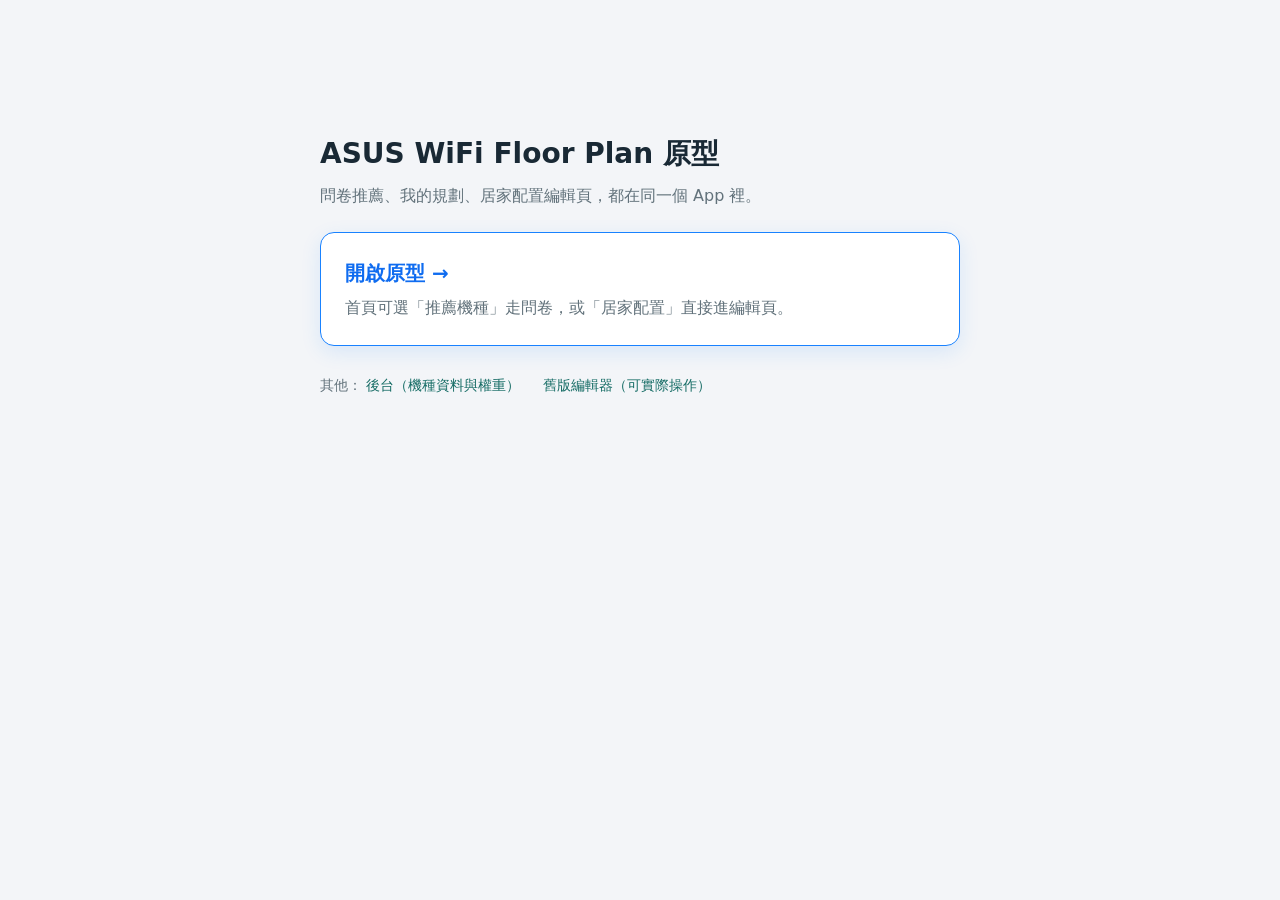
<file: index.html>
<!doctype html>
<html lang="zh-Hant"><meta charset="utf-8"><meta name="viewport" content="width=device-width,initial-scale=1"><title>ASUS WiFi Floor Plan 原型</title>
<style>body{margin:0;background:#f3f5f8;color:#192935;font:16px/1.6 system-ui,sans-serif}main{max-width:640px;margin:12vh auto;padding:24px}h1{font-size:28px;margin:0 0 6px}.lead{margin:0 0 24px;color:#62727b}a.primary{display:block;background:#fff;border:1px solid #1982ff;border-radius:14px;padding:24px;color:#0f6cf0;text-decoration:none;box-shadow:0 6px 20px rgba(25,130,255,.12)}a.primary:hover{background:#f7fbff}a.primary h2{margin:0;font-size:20px}a.primary p{margin:6px 0 0;color:#62727b}.more{margin-top:28px;font-size:14px;color:#62727b}.more a{color:#176d66;text-decoration:none;margin-right:18px;white-space:nowrap}.more a:hover{text-decoration:underline}</style>
<main>
  <h1>ASUS WiFi Floor Plan 原型</h1>
  <p class="lead">問卷推薦、我的規劃、居家配置編輯頁，都在同一個 App 裡。</p>
  <a class="primary" href="floorplan_web_index.html"><h2>開啟原型 →</h2><p>首頁可選「推薦機種」走問卷，或「居家配置」直接進編輯頁。</p></a>
  <div class="more">其他：
    <a href="router_recommendation_wireframe%201.html">後台（機種資料與權重）</a>
    <a href="floorplan_web_index.html?editor=old">舊版編輯器（可實際操作）</a>
  </div>
</main></html>
</file>
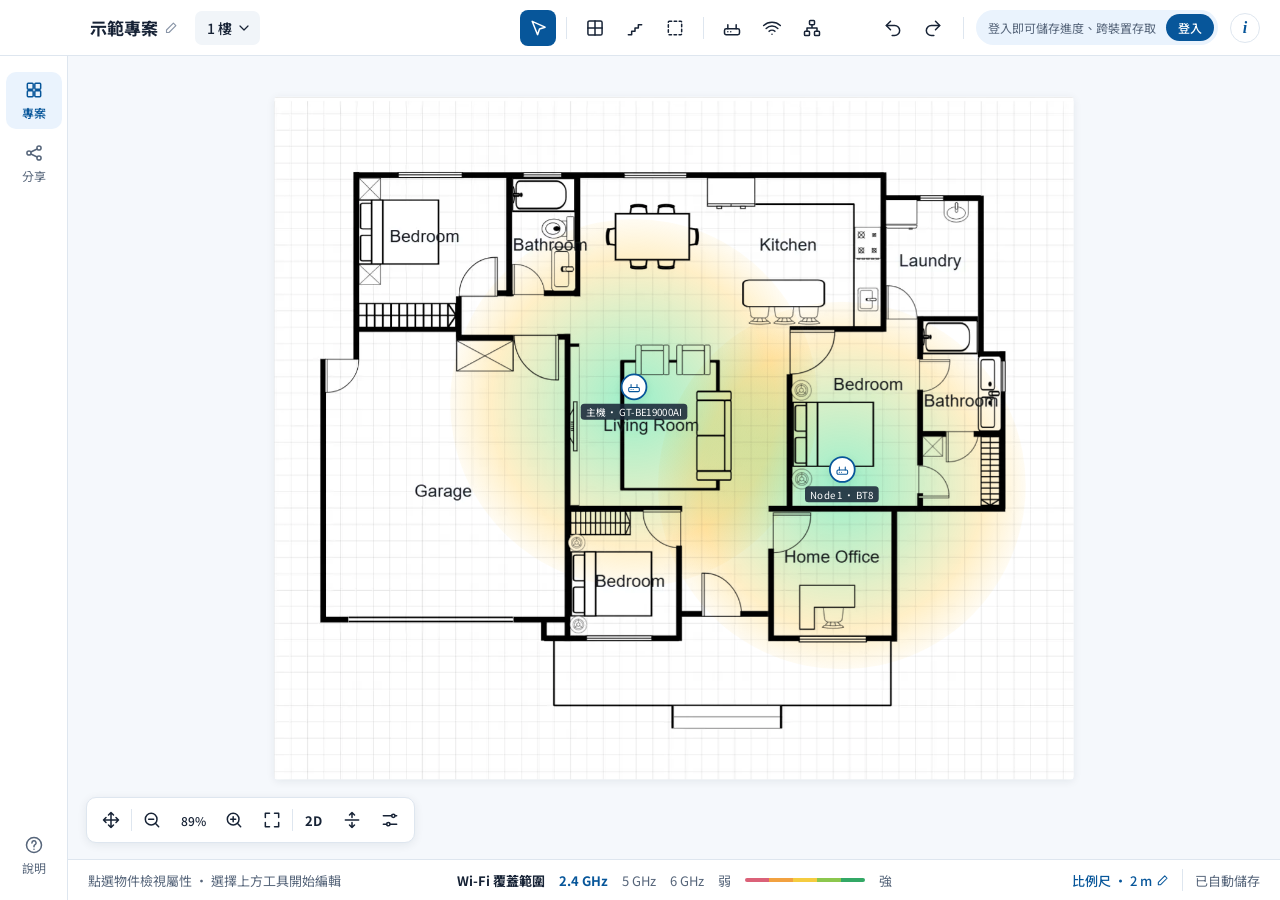
<file: editor_layout_prototype.html>
<!DOCTYPE html>
<html lang="zh-Hant">
<head>
<meta charset="UTF-8">
<meta name="viewport" content="width=device-width, initial-scale=1">
<title>編輯頁版面示意 · 方向 A</title>
<link rel="stylesheet" href="https://fonts.googleapis.com/css2?family=Noto+Sans+TC:wght@400;500;700&display=swap">
<style>
/* Layout: top bar / app rail / canvas / collapsible right panel / status bar — 方向 A 決議版 */
:root {
  --ink: #172336; --muted: #56657a; --faint: #8a96a8;
  --line: #dee6ef; --btn: #f1f5f9; --btn-hover: #e6edf5;
  --act: #07569a; --act-soft: #eaf3fd;
  --canvas: #f5f8fc; --card: #ffffff;
  --shadow: 0 2px 10px rgba(16, 32, 56, .08);
  --font: "Noto Sans TC", "PingFang TC", "Microsoft JhengHei", system-ui, sans-serif;
}
* { box-sizing: border-box; }
html, body { height: 100%; margin: 0; }
body { font-family: var(--font); color: var(--ink); background: var(--canvas); font-size: 14px; overflow: hidden; }
button { font: inherit; color: inherit; background: none; border: 0; cursor: pointer; padding: 0; }
svg.i { width: 20px; height: 20px; fill: none; stroke: currentColor; stroke-width: 1.8; stroke-linecap: round; stroke-linejoin: round; flex-shrink: 0; }

.app { height: 100%; display: grid; grid-template-rows: 56px 1fr 41px; grid-template-columns: 68px 1fr; grid-template-areas: "top top" "rail stage" "rail status"; position: relative; }

/* top bar */
.top { grid-area: top; background: var(--card); border-bottom: 1px solid var(--line); display: grid; grid-template-columns: 1fr auto 1fr; align-items: center; padding: 0 20px 0 90px; position: relative; z-index: 20; }
.proj { display: flex; align-items: center; gap: 16px; }
.proj-name { font-size: 17px; font-weight: 700; display: flex; align-items: center; gap: 6px; }
.proj-name .i { width: 15px; height: 15px; color: var(--faint); }
.floor { display: flex; align-items: center; gap: 4px; background: var(--btn); border-radius: 7px; padding: 7px 8px 7px 12px; font-weight: 500; }
.floor .i { width: 16px; height: 16px; }
.tools, .grp, .right { display: flex; align-items: center; }
.tools { gap: 10px; }
.grp { gap: 4px; }
.sep { width: 1px; height: 22px; background: var(--line); }
.ib { width: 36px; height: 36px; border-radius: 8px; display: grid; place-items: center; position: relative; transition: background .12s; }
.ib:hover { background: var(--btn-hover); }
.ib.on { background: var(--act); color: #fff; }
.ib:focus-visible, .floor:focus-visible, .login-btn:focus-visible { outline: 2px solid var(--act); outline-offset: 2px; }
.right { justify-content: flex-end; gap: 12px; }
.login { display: flex; align-items: center; gap: 10px; background: var(--act-soft); border-radius: 18px; padding: 4px 4px 4px 12px; font-size: 12px; color: var(--muted); }
.login-btn { background: var(--act); color: #fff; border-radius: 14px; padding: 5px 12px; font-weight: 500; }

/* tooltip: below the button, never over the hint */
.tip { position: fixed; z-index: 100; background: #1d2633; color: #fff; font-size: 12px; padding: 5px 8px; border-radius: 6px; pointer-events: none; white-space: nowrap; display: flex; gap: 8px; align-items: center; opacity: 0; transition: opacity .1s; }
.tip kbd { font-family: inherit; font-size: 11px; background: rgba(255,255,255,.18); border-radius: 4px; padding: 0 5px; }
.tip.show { opacity: 1; }

/* rail */
.rail { grid-area: rail; background: var(--card); border-right: 1px solid var(--line); display: flex; flex-direction: column; align-items: center; padding: 16px 0; gap: 6px; }
.rail a { font-size: 12px; color: var(--muted); text-decoration: none; display: flex; flex-direction: column; align-items: center; gap: 4px; padding: 8px 4px; border-radius: 10px; width: 56px; }
.rail a.on { color: var(--act); background: var(--act-soft); font-weight: 500; }
.rail .spacer { flex: 1; }

/* stage */
.stage { grid-area: stage; position: relative; overflow: hidden; }
.world { position: absolute; left: 50%; top: 50%; width: 900px; transform-origin: center; transition: transform .25s ease; }
.world img { width: 100%; display: block; user-select: none; -webkit-user-drag: none; border-radius: 4px; background: #fff; box-shadow: var(--shadow); }
.world .heat { position: absolute; border-radius: 50%; pointer-events: none; mix-blend-mode: multiply; }
.dev { position: absolute; transform: translate(-50%, -50%); display: flex; flex-direction: column; align-items: center; gap: 4px; }
.dev span.dot { width: 30px; height: 30px; border-radius: 50%; background: #fff; border: 2px solid var(--act); display: grid; place-items: center; color: var(--act); box-shadow: var(--shadow); }
.dev span.dot .i { width: 16px; height: 16px; }
.dev span.name { font-size: 11px; background: rgba(23, 35, 54, .85); color: #fff; border-radius: 4px; padding: 1px 6px; white-space: nowrap; }
.stage.panning { cursor: grab; }
.stage.panning:active { cursor: grabbing; }
.stage.three .world { filter: drop-shadow(0 30px 30px rgba(0,0,0,.12)); }

/* view controls */
.view { position: absolute; left: 18px; bottom: 16px; display: flex; align-items: center; gap: 2px; background: var(--card); border: 1px solid var(--line); border-radius: 10px; padding: 4px 6px; box-shadow: var(--shadow); z-index: 5; }
.view .pct { font-size: 12px; font-weight: 500; min-width: 42px; text-align: center; font-variant-numeric: tabular-nums; }
.view .dim { font-weight: 700; font-size: 13px; padding: 0 10px; height: 36px; border-radius: 8px; }
.view .dim:hover { background: var(--btn-hover); }
.pop { position: absolute; bottom: 64px; background: var(--card); border: 1px solid var(--line); border-radius: 12px; box-shadow: 0 10px 30px rgba(16,32,56,.14); padding: 14px 16px; z-index: 6; width: 240px; }
.pop h4 { margin: 0 0 10px; font-size: 14px; }
.pop input[type=range] { width: 100%; }
.pop .row { display: flex; justify-content: space-between; font-size: 12px; color: var(--muted); }

/* status bar */
.status { grid-area: status; background: var(--card); border-top: 1px solid var(--line); display: grid; grid-template-columns: 1fr auto 1fr; align-items: center; padding: 0 20px; gap: 16px; font-size: 13px; color: var(--muted); min-width: 0; }
.hint { overflow: hidden; text-overflow: ellipsis; white-space: nowrap; }
.legend { display: flex; align-items: center; gap: 14px; }
.legend b { color: var(--ink); }
.legend button { color: var(--muted); }
.legend button.on { color: var(--act); font-weight: 700; }
.bar { display: flex; width: 120px; height: 4px; border-radius: 2px; overflow: hidden; }
.bar i { flex: 1; }
.st-right { display: flex; justify-content: flex-end; align-items: center; gap: 12px; }
.scale-btn { color: var(--act); font-weight: 500; display: flex; align-items: center; gap: 4px; }
.scale-btn .i { width: 14px; height: 14px; }
.scale-btn.warn { color: #c2620a; }

/* right panel */
/* floating panel: overlays the canvas, never pushes it */
.panel { position: absolute; top: 68px; right: 12px; bottom: 53px; width: 332px; background: var(--card); border: 1px solid var(--line); border-radius: 12px; box-shadow: 0 12px 36px rgba(16,32,56,.16); overflow: hidden; z-index: 15; transform: translateX(calc(100% + 24px)); opacity: 0; visibility: hidden; transition: transform .22s ease, opacity .22s ease, visibility 0s linear .22s; }
.panel.open { transform: none; opacity: 1; visibility: visible; transition: transform .22s ease, opacity .22s ease; }
.panel-in { width: 100%; height: 100%; display: flex; flex-direction: column; }
.ph { display: flex; justify-content: space-between; align-items: center; padding: 20px 24px; border-bottom: 1px solid var(--line); }
.ph h2 { margin: 0; font-size: 20px; }
.pb { padding: 18px 24px; overflow: auto; display: flex; flex-direction: column; gap: 14px; }
.pb .lbl { font-weight: 700; font-size: 14px; }
.pb .sub { font-size: 12px; color: var(--muted); margin-top: -10px; }
.wide { background: var(--btn); border-radius: 7px; padding: 9px 12px; text-align: left; font-weight: 500; }
.seg2 { display: grid; grid-template-columns: 1fr 1fr; gap: 8px; }
.seg2 button { background: var(--btn); border-radius: 7px; padding: 9px 12px; text-align: left; font-weight: 500; }
.seg2 button.on { background: var(--act); color: #fff; }
.mat { display: flex; flex-direction: column; gap: 4px; margin: 0 -8px; }
.mat button { display: grid; grid-template-columns: 12px 1fr auto 14px; gap: 10px; align-items: center; padding: 9px 10px; border-radius: 6px; text-align: left; }
.mat button:hover { background: var(--btn); }
.mat button.on { background: var(--act-soft); }
.mat .sw { width: 12px; height: 12px; border-radius: 50%; }
.mat .db { font-size: 12px; color: var(--muted); }
.chips { display: flex; flex-wrap: wrap; gap: 6px; }
.chip { border: 1px solid var(--line); border-radius: 999px; padding: 4px 12px; font-size: 13px; }
.chip.on { border-color: var(--act); color: var(--act); background: var(--act-soft); }
.search { border: 1px solid var(--line); border-radius: 8px; padding: 8px 12px; font: inherit; width: 100%; }
.devlist { display: flex; flex-direction: column; gap: 2px; margin: 0 -8px; }
.devlist button { display: flex; align-items: center; gap: 12px; padding: 8px; border-radius: 8px; text-align: left; }
.devlist button:hover { background: var(--btn); }
.devlist .ph-img { width: 36px; height: 36px; border-radius: 8px; background: var(--btn); display: grid; place-items: center; color: var(--muted); }
.devlist small { margin-left: auto; font-size: 11px; color: var(--muted); border: 1px solid var(--line); border-radius: 999px; padding: 0 8px; }
.objs { display: grid; grid-template-columns: repeat(4, 1fr); gap: 8px; }
.objs button { aspect-ratio: 1; border: 1px solid var(--line); border-radius: 8px; display: grid; place-items: center; color: var(--muted); }
.objs button.on { border-color: var(--act); color: var(--act); background: var(--act-soft); }
.toggle { display: flex; justify-content: space-between; align-items: center; }
.sw2 { width: 34px; height: 20px; border-radius: 10px; background: #cfd8e3; position: relative; transition: background .15s; }
.sw2::after { content: ""; position: absolute; top: 3px; left: 3px; width: 14px; height: 14px; border-radius: 50%; background: #fff; transition: left .15s; }
.sw2.on { background: var(--act); }
.sw2.on::after { left: 17px; }
.groups { display: flex; flex-direction: column; gap: 8px; }
.groups div { border: 1px dashed var(--line); border-radius: 8px; padding: 10px 12px; display: flex; justify-content: space-between; color: var(--muted); }

/* toast + demo note */
.toast { position: fixed; left: 50%; bottom: 60px; transform: translateX(-50%); background: #1d2633; color: #fff; border-radius: 8px; padding: 8px 14px; font-size: 13px; opacity: 0; transition: opacity .2s; pointer-events: none; z-index: 200; }
.toast.show { opacity: 1; }
/* embedded in the planning flow: the flow's rail replaces this one */
.embed .app { grid-template-columns: 1fr; grid-template-areas: "top" "stage" "status"; }
.embed .rail { display: none; }
.embed .top { padding-left: 12px; grid-template-columns: minmax(0, 1fr) auto minmax(0, 1fr); gap: 12px; }
.embed .proj { gap: 8px; min-width: 0; }
.embed .proj-name { min-width: 0; font-size: 15px; }
.embed .proj-name span { overflow: hidden; text-overflow: ellipsis; white-space: nowrap; }
.back { width: 32px; height: 32px; border-radius: 8px; display: grid; place-items: center; flex-shrink: 0; color: var(--muted); }
.back:hover { background: var(--btn-hover); color: var(--ink); }
.vseg { display: flex; background: var(--btn); border-radius: 8px; padding: 2px; flex-shrink: 0; }
.vseg button { width: 32px; height: 30px; border-radius: 6px; display: grid; place-items: center; color: var(--muted); }
.vseg button .i { width: 17px; height: 17px; }
.vseg button.on { background: var(--card); color: var(--act); box-shadow: 0 1px 3px rgba(0,0,0,.1); }
.swap-btn { border: 1.5px solid var(--act); color: var(--act); border-radius: 8px; padding: 6px 12px; font-weight: 500; white-space: nowrap; }
.swap-btn:hover, .swap-btn.on { background: var(--act); color: #fff; }
.floor-menu { position: fixed; z-index: 60; background: var(--card); border: 1px solid var(--line); border-radius: 10px; box-shadow: 0 10px 30px rgba(16,32,56,.14); padding: 6px; min-width: 200px; }
.floor-menu button { display: block; width: 100%; text-align: left; padding: 8px 10px; border-radius: 6px; }
.floor-menu button:hover { background: var(--btn-hover); }
.floor-menu button.on { color: var(--act); font-weight: 600; }
.floor-menu small { display: block; color: var(--muted); font-size: 12px; font-weight: 400; }
.world .sheet { width: 100%; background: #fff; border-radius: 4px; box-shadow: var(--shadow); }
.world svg.walls { position: absolute; inset: 0; width: 100%; height: 100%; pointer-events: none; overflow: visible; }
/* Mesh 拓撲 (placeholder page, kept until its design is decided) */
.mesh-view { position: absolute; inset: 0; background: var(--canvas); z-index: 8; display: flex; flex-direction: column; }
.mesh-view[hidden] { display: none; }
.mesh-head { display: flex; align-items: center; justify-content: space-between; padding: 14px 20px; background: var(--card); border-bottom: 1px solid var(--line); }
.mesh-head h2 { margin: 0; font-size: 17px; }
.mesh-head p { margin: 2px 0 0; font-size: 12px; color: var(--muted); }
.bands { display: flex; border: 1px solid var(--act); border-radius: 6px; overflow: hidden; }
.bands button { padding: 5px 12px; color: var(--act); font-size: 13px; }
.bands button + button { border-left: 1px solid var(--act); }
.bands button.on { background: var(--act); color: #fff; }
.mesh-empty { flex: 1; display: grid; place-content: center; justify-items: center; gap: 10px; color: var(--muted); text-align: center; }
.mesh-empty .i { width: 40px; height: 40px; }
.mesh-empty b { color: var(--ink); font-weight: 500; font-size: 16px; }
.mesh-mode .tools { visibility: hidden; }

/* info button + guide popover (replaces the always-on note) */
.info-btn { width: 30px; height: 30px; border-radius: 50%; background: var(--card); border: 1px solid var(--line); display: grid; place-items: center; flex-shrink: 0; font: 700 16px/1 Georgia, serif; font-style: italic; color: var(--act); }
.info-btn:hover, .info-btn.on { background: var(--act); color: #fff; border-color: var(--act); }
.guide { position: absolute; right: 12px; top: 12px; width: 340px; background: var(--card); border: 1px solid var(--line); border-radius: 12px; box-shadow: 0 12px 36px rgba(16,32,56,.16); z-index: 25; padding: 16px 18px 14px; }
.guide[hidden] { display: none; }
.g-head { display: flex; align-items: center; justify-content: space-between; margin-bottom: 4px; }
.g-step { font-size: 12px; color: var(--act); font-weight: 600; }
.g-head .ib { width: 28px; height: 28px; margin-right: -6px; }
.g-head .ib .i { width: 16px; height: 16px; }
.guide h3 { margin: 0 0 8px; font-size: 16px; }
.guide p { margin: 0; font-size: 13px; line-height: 1.7; color: var(--muted); min-height: 66px; }
.guide kbd { font-family: inherit; font-size: 11px; background: var(--btn); border: 1px solid var(--line); border-radius: 4px; padding: 0 5px; color: var(--ink); }
.g-foot { display: flex; align-items: center; justify-content: space-between; margin-top: 14px; }
.g-dots { display: flex; gap: 6px; }
.g-dots button { width: 7px; height: 7px; border-radius: 50%; background: var(--line); }
.g-dots button.on { background: var(--act); width: 18px; border-radius: 4px; }
.g-nav { display: flex; gap: 6px; }
.g-nav button { padding: 5px 12px; border-radius: 7px; font-size: 13px; background: var(--btn); }
.g-nav button.pri { background: var(--act); color: #fff; }
.g-nav button:disabled { opacity: .4; cursor: default; }
@media (prefers-reduced-motion: reduce) { * { transition: none !important; } }
</style>
</head>
<body>
<svg width="0" height="0" style="position:absolute" aria-hidden="true">
  <symbol id="i-select" viewBox="0 0 24 24"><path d="M5 4l6.5 16 2.3-6.7L20.5 11z"/></symbol>
  <symbol id="i-wall" viewBox="0 0 24 24"><rect x="3.5" y="3.5" width="17" height="17" rx="2"/><path d="M3.5 12h17M12 3.5v17"/></symbol>
  <symbol id="i-object" viewBox="0 0 24 24"><path d="M4 20h4v-4h4v-4h4V8h4"/></symbol>
  <symbol id="i-slab" viewBox="0 0 24 24"><rect x="4" y="4" width="16" height="16" rx="1" stroke-dasharray="3 3"/></symbol>
  <symbol id="i-device" viewBox="0 0 24 24"><rect x="3" y="13" width="18" height="7" rx="2"/><path d="M7 13V8M17 13V8M7 16.5h.01M10.5 16.5h.01"/></symbol>
  <symbol id="i-client" viewBox="0 0 24 24"><path d="M2 9a15 15 0 0 1 20 0M5 12.5a10 10 0 0 1 14 0M8.5 16a5 5 0 0 1 7 0"/><path d="M12 19.5h.01"/></symbol>
  <symbol id="i-mesh" viewBox="0 0 24 24"><rect x="9" y="3" width="6" height="5" rx="1"/><rect x="3" y="16" width="6" height="5" rx="1"/><rect x="15" y="16" width="6" height="5" rx="1"/><path d="M12 8v4M6 16v-4h12v4"/></symbol>
  <symbol id="i-undo" viewBox="0 0 24 24"><path d="M9 14L4 9l5-5"/><path d="M4 9h10a6 6 0 0 1 0 12h-3"/></symbol>
  <symbol id="i-redo" viewBox="0 0 24 24"><path d="M15 14l5-5-5-5"/><path d="M20 9H10a6 6 0 0 0 0 12h3"/></symbol>
  <symbol id="i-pan" viewBox="0 0 24 24"><path d="M12 3v18M3 12h18M9 6l3-3 3 3M9 18l3 3 3-3M6 9l-3 3 3 3M18 9l3 3-3 3"/></symbol>
  <symbol id="i-zout" viewBox="0 0 24 24"><circle cx="11" cy="11" r="7"/><path d="M8 11h6M20 20l-4-4"/></symbol>
  <symbol id="i-zin" viewBox="0 0 24 24"><circle cx="11" cy="11" r="7"/><path d="M8 11h6M11 8v6M20 20l-4-4"/></symbol>
  <symbol id="i-fit" viewBox="0 0 24 24"><path d="M4 9V4h5M20 9V4h-5M4 15v5h5M20 15v5h-5"/></symbol>
  <symbol id="i-slice" viewBox="0 0 24 24"><path d="M12 3v6M9 6l3-3 3 3M12 21v-6M9 18l3 3 3-3M4 12h16"/></symbol>
  <symbol id="i-view" viewBox="0 0 24 24"><path d="M4 7h10M18 7h2M4 17h4M12 17h8"/><circle cx="16" cy="7" r="2"/><circle cx="10" cy="17" r="2"/></symbol>
  <symbol id="i-down" viewBox="0 0 24 24"><path d="M6 9l6 6 6-6"/></symbol>
  <symbol id="i-edit" viewBox="0 0 24 24"><path d="M4 20h4L19 9l-4-4L4 16z"/></symbol>
  <symbol id="i-x" viewBox="0 0 24 24"><path d="M6 6l12 12M18 6L6 18"/></symbol>
  <symbol id="i-grid" viewBox="0 0 24 24"><rect x="4" y="4" width="7" height="7" rx="1"/><rect x="13" y="4" width="7" height="7" rx="1"/><rect x="4" y="13" width="7" height="7" rx="1"/><rect x="13" y="13" width="7" height="7" rx="1"/></symbol>
  <symbol id="i-share" viewBox="0 0 24 24"><circle cx="6" cy="12" r="2.5"/><circle cx="18" cy="6" r="2.5"/><circle cx="18" cy="18" r="2.5"/><path d="M8.2 10.8l7.6-3.6M8.2 13.2l7.6 3.6"/></symbol>
  <symbol id="i-help" viewBox="0 0 24 24"><circle cx="12" cy="12" r="9"/><path d="M9.5 9.5a2.5 2.5 0 1 1 3.5 2.3c-.6.3-1 .9-1 1.6v.6M12 17h.01"/></symbol>
  <symbol id="i-elev" viewBox="0 0 24 24"><rect x="5" y="3" width="14" height="18" rx="1"/><path d="M5 3l14 18M19 3L5 21"/></symbol>
</svg>

<div class="app">
  <header class="top">
    <div class="proj">
      <div class="proj-name">示範專案 <svg class="i"><use href="#i-edit"/></svg></div>
      <button class="floor" id="floorBtn">1 樓 <svg class="i"><use href="#i-down"/></svg></button>
    </div>
    <nav class="tools" aria-label="工具">
      <div class="grp"><button class="ib on" data-tool="select" data-tip="選取|V"><svg class="i"><use href="#i-select"/></svg></button></div>
      <span class="sep"></span>
      <div class="grp">
        <button class="ib" data-tool="wall" data-tip="繪製牆面|W"><svg class="i"><use href="#i-wall"/></svg></button>
        <button class="ib" data-tool="object" data-tip="放置物品|P"><svg class="i"><use href="#i-object"/></svg></button>
        <button class="ib" data-tool="slab" data-tip="繪製樓板|F"><svg class="i"><use href="#i-slab"/></svg></button>
      </div>
      <span class="sep"></span>
      <div class="grp">
        <button class="ib" data-tool="device" data-tip="放置裝置|D"><svg class="i"><use href="#i-device"/></svg></button>
        <button class="ib" data-tool="client" data-tip="用戶端體驗|E"><svg class="i"><use href="#i-client"/></svg></button>
        <button class="ib" data-tool="mesh" data-tip="Mesh 群組|M"><svg class="i"><use href="#i-mesh"/></svg></button>
      </div>
    </nav>
    <div class="right">
      <div class="grp">
        <button class="ib" id="undo" data-tip="復原|Ctrl Z"><svg class="i"><use href="#i-undo"/></svg></button>
        <button class="ib" id="redo" data-tip="重做|Ctrl Shift Z"><svg class="i"><use href="#i-redo"/></svg></button>
      </div>
      <button class="swap-btn" id="swapBtn" hidden>試其他套組</button>
      <span class="sep"></span>
      <div class="login"><span id="loginTxt">登入即可儲存進度、跨裝置存取</span> <button class="login-btn" id="loginBtn">登入</button></div>
      <button class="info-btn" id="infoBtn" data-tip="使用說明" aria-label="使用說明" aria-expanded="false">i</button>
    </div>
  </header>

  <nav class="rail" aria-label="應用程式">
    <a href="#" class="on"><svg class="i"><use href="#i-grid"/></svg>專案</a>
    <a href="#"><svg class="i"><use href="#i-share"/></svg>分享</a>
    <span class="spacer"></span>
    <a href="#" id="railHelp"><svg class="i"><use href="#i-help"/></svg>說明</a>
  </nav>

  <main class="stage" id="stage">
    <div class="world" id="world">
      <img src="flow/sample-floorplan.webp" alt="示範平面圖">
      <div class="heat" style="left:22%;top:18%;width:46%;aspect-ratio:1;background:radial-gradient(circle, rgba(75,227,160,.55), rgba(255,210,94,.35) 55%, rgba(255,122,122,0) 75%)"></div>
      <div class="heat" style="left:48%;top:30%;width:46%;aspect-ratio:1;background:radial-gradient(circle, rgba(75,227,160,.55), rgba(255,210,94,.35) 55%, rgba(255,122,122,0) 75%)"></div>
      <div class="dev" style="left:45%;top:44%"><span class="dot"><svg class="i"><use href="#i-device"/></svg></span><span class="name">主機 · GT-BE19000AI</span></div>
      <div class="dev" style="left:71%;top:56%"><span class="dot"><svg class="i"><use href="#i-device"/></svg></span><span class="name">Node 1 · BT8</span></div>
    </div>
    <div class="guide" id="guide" hidden role="dialog" aria-label="使用說明">
      <div class="g-head"><span class="g-step" id="gStep"></span><button class="ib" id="gClose" aria-label="關閉說明"><svg class="i"><use href="#i-x"/></svg></button></div>
      <h3 id="gTitle"></h3>
      <p id="gBody"></p>
      <div class="g-foot"><div class="g-dots" id="gDots"></div><div class="g-nav"><button id="gPrev">上一步</button><button class="pri" id="gNext">下一步</button></div></div>
    </div>
    <div class="mesh-view" id="meshView" hidden>
      <div class="mesh-head"><div><h2>Mesh 拓撲</h2><p id="meshSub">示範專案 · 回程等級 · 極佳 ≥ -67 · 良好 ≥ -77 · 不佳 ≥ -85 dBm</p></div>
        <div class="bands" id="meshBands"><button class="on">2.4 GHz</button><button>5 GHz</button><button>6 GHz</button></div></div>
      <div class="mesh-empty"><svg class="i"><use href="#i-mesh"/></svg><b>尚未設定任何 Mesh 群組。</b><span>請到編輯器把路由器指派到 A–E 其中一組、每組指定一台 CAP，再回到這個頁面。</span></div>
    </div>
    <div class="view" id="view">
      <button class="ib" id="panBtn" data-tip="平移|H"><svg class="i"><use href="#i-pan"/></svg></button>
      <span class="sep"></span>
      <button class="ib" id="zout" data-tip="縮小|Ctrl −"><svg class="i"><use href="#i-zout"/></svg></button>
      <span class="pct" id="pct">100%</span>
      <button class="ib" id="zin" data-tip="放大|Ctrl +"><svg class="i"><use href="#i-zin"/></svg></button>
      <button class="ib" id="fit" data-tip="縮放至全圖|Ctrl 0"><svg class="i"><use href="#i-fit"/></svg></button>
      <span class="sep"></span>
      <button class="dim" id="dimBtn" data-tip="切換 2D／3D|Q">2D</button>
      <button class="ib" id="sliceBtn" data-tip="切面高度"><svg class="i"><use href="#i-slice"/></svg></button>
      <button class="ib" id="viewBtn" data-tip="檢視設定"><svg class="i"><use href="#i-view"/></svg></button>
    </div>
    <div class="pop" id="slicePop" hidden style="left:250px">
      <h4>切面高度</h4>
      <input type="range" id="slice" min="0" max="250" value="120" aria-label="切面高度">
      <div class="row"><span>地面</span><span id="sliceVal">1.2 m</span><span>天花板</span></div>
    </div>
  </main>

  <footer class="status">
    <span class="hint" id="hint"></span>
    <div class="legend">
      <b>Wi-Fi 覆蓋範圍</b>
      <button class="on" data-band>2.4 GHz</button><button data-band>5 GHz</button><button data-band>6 GHz</button>
      <span>弱</span><span class="bar"><i style="background:#db6178"></i><i style="background:#f2a140"></i><i style="background:#f5cc40"></i><i style="background:#8cc74d"></i><i style="background:#33a866"></i></span><span>強</span>
    </div>
    <div class="st-right">
      <button class="scale-btn" id="scaleBtn">比例尺 · 2 m <svg class="i"><use href="#i-edit"/></svg></button>
      <span class="sep"></span>
      <span id="saved">已自動儲存</span>
    </div>
  </footer>

  <aside class="panel" id="panel" aria-label="設定面板"><div class="panel-in">
    <div class="ph"><h2 id="panelTitle"></h2><button class="ib" id="panelClose" aria-label="關閉面板"><svg class="i"><use href="#i-x"/></svg></button></div>
    <div class="pb" id="panelBody"></div>
  </div></aside>
</div>
<div class="tip" id="tip"></div>
<div class="toast" id="toast"></div>

<script>
const $ = id => document.getElementById(id);
const MATS = [['混凝土','#2f7f86',15],['輕隔間（標準）','#3d5fa8',3],['輕隔間（加強）','#2c7166',4],['玻璃（標準）','#45b8d6',2],['玻璃（薄）','#8fd0e6',1],['磚牆','#b0412e',5],['金屬','#6b7686',10],['木板','#8a5a2b',5]];
const DEVICES = [['GT-BN98_Pro','ROG'],['BN12','ZenWiFi'],['GS-BE12000','ROG'],['GS-BE18000','ROG'],['GT-BE19000AI','ROG'],['BT8','ZenWiFi'],['TUF-BE6500','TUF'],['RT-BE58 Go','ASUS']];
const TOOLS = {
  select: { hint: '點選物件檢視屬性 · 選擇上方工具開始編輯' },
  wall: { title: '繪製牆面', hint: '點一下設定牆面起點，雙擊結束；按住 Alt 自由角度 · Esc 取消', body: () => `
    <button class="wide">自動繪製牆面</button>
    <div class="lbl">繪製方式</div>
    <div class="seg2" data-seg><button class="on">牆面</button><button>房間</button></div>
    <div class="lbl">新牆材質</div><div class="sub">套用於接下來繪製的牆。</div>
    <div class="mat" data-pick>${MATS.map(([n,c,d],i)=>`<button class="${i?'':'on'}"><span class="sw" style="background:${c}"></span><span>${n}</span><span class="db">${d} dB</span><span>${i?'':'✓'}</span></button>`).join('')}</div>` },
  object: { title: '放置物品', hint: '點兩個對角放置物品，放好後可拖曳、調整大小或旋轉 · Esc 取消', body: () => `
    <div class="lbl">樓梯間</div>
    <div class="objs" data-pick>${[0,1,2,3].map(i=>`<button class="${i?'':'on'}" aria-label="樓梯樣式 ${i+1}"><svg class="i" style="width:28px;height:28px"><use href="#i-object"/></svg></button>`).join('')}</div>
    <div class="lbl">電梯間</div>
    <div class="objs" data-pick><button aria-label="電梯"><svg class="i" style="width:28px;height:28px"><use href="#i-elev"/></svg></button></div>` },
  slab: { title: '繪製樓板', hint: '沿著樓板邊緣點出多邊形，回到起點完成 · 2 樓以上才需要', body: () => `
    <div class="sub" style="margin-top:0">樓板決定上下樓層之間訊號穿透的衰減。</div>
    <div class="lbl">樓板材質</div>
    <div class="seg2" data-seg><button class="on">混凝土</button><button>木造</button></div>
    <div class="lbl">厚度</div><input type="range" min="10" max="40" value="20" aria-label="樓板厚度">` },
  device: { title: '裝置', hint: '從右側選一台機型，在平面圖上點一下放置 · Esc 結束', body: () => `
    <div class="seg2" data-seg><button class="on">全部</button><button>我的路由器</button></div>
    <input class="search" placeholder="搜尋裝置" aria-label="搜尋裝置">
    <div class="lbl">系列</div><div class="chips" data-chips>${['ROG','TUF','ASUS','ZenWiFi','ExpertWiFi','ProArt'].map(c=>`<button class="chip">${c}</button>`).join('')}</div>
    <div class="lbl">WiFi</div><div class="chips" data-chips>${['WiFi 8','WiFi 7','WiFi 6E','WiFi 6'].map(c=>`<button class="chip">${c}</button>`).join('')}</div>
    <div class="devlist">${DEVICES.map(([n,s])=>`<button><span class="ph-img"><svg class="i"><use href="#i-device"/></svg></span>${n}<small>${s}</small></button>`).join('')}</div>` },
  client: { title: '用戶端體驗', hint: '在平面圖上點一下放置探針，查看用戶端會連上哪一台', body: () => `
    <div class="sub" style="margin-top:0">放置探針後，這裡會顯示連線的路由器、訊號強度與預估速度。</div>
    <div class="toggle"><span>顯示連線線條</span><span class="sw2 on" data-sw></span></div>
    <div class="toggle"><span>跟隨滑鼠預覽</span><span class="sw2" data-sw></span></div>` },
  mesh: { title: 'Mesh 群組', hint: '把裝置拖進群組，指定一台 CAP、其餘為 RE', body: () => `
    <div class="groups">${['A','B','C'].map((g,i)=>`<div><span>群組 ${g}</span><span>${i===0?'2 台裝置':'拖曳裝置到這裡'}</span></div>`).join('')}</div>` },
  view: { title: '檢視設定', hint: '調整顯示方式，不影響平面圖內容', body: () => `
    ${[['Mesh 回程',1],['裝置名稱',1],['2D 覆蓋範圍',1],['牆外訊號',0]].map(([n,o])=>`<div class="toggle"><span>${n}</span><span class="sw2 ${o?'on':''}" data-sw></span></div>`).join('')}
    <div class="lbl">裝置圖示大小</div><input type="range" min="50" max="150" value="100" aria-label="裝置圖示大小">
    <div class="lbl">訊號模型</div>
    ${[['繞射',1],['反射',1],['其他樓層穿透訊號',1]].map(([n,o])=>`<div class="toggle"><span>${n}</span><span class="sw2 ${o?'on':''}" data-sw></span></div>`).join('')}
    <button class="wide">全部恢復預設</button>` },
  scale: { title: '設定比例尺', hint: '在平面圖上點兩點畫出已知長度的線，再輸入實際距離', body: () => `
    <div class="sub" style="margin-top:0">比例尺決定覆蓋範圍是否準確。可用門寬（約 0.9 m）或標示尺寸的牆面。</div>
    <div class="lbl">目前比例尺</div><div>2 m ＝ 畫面上 100 px</div>
    <button class="wide">重新標示一段長度</button>` },
};
let tool = 'select', panelKey = null, zoom = 1, panX = 0, panY = 0, three = false, panning = false;

function setTool(t) {
  tool = t;
  document.querySelectorAll('[data-tool]').forEach(b => b.classList.toggle('on', b.dataset.tool === t));
  $('hint').textContent = TOOLS[t].hint;
  openPanel(t === 'select' ? null : t);
}
function openPanel(k) {
  panelKey = k;
  $('panel').classList.toggle('open', !!k);
  $('viewBtn').classList.toggle('on', k === 'view');
  if (!k) { if (tool === 'select') $('hint').textContent = TOOLS.select.hint; return; }
  $('panelTitle').textContent = TOOLS[k].title;
  $('panelBody').innerHTML = TOOLS[k].body();
  if (k === 'view' || k === 'scale') $('hint').textContent = TOOLS[k].hint;
  bindPanel();
}
function bindPanel() {
  const b = $('panelBody');
  b.querySelectorAll('[data-seg]').forEach(g => g.querySelectorAll('button').forEach(x => x.onclick = () => { g.querySelectorAll('button').forEach(y => y.classList.remove('on')); x.classList.add('on'); }));
  b.querySelectorAll('[data-pick]').forEach(g => g.querySelectorAll('button').forEach(x => x.onclick = () => {
    document.querySelectorAll('#panelBody [data-pick] button').forEach(y => { y.classList.remove('on'); const c = y.lastElementChild; if (c && c.textContent === '✓') c.textContent = ''; });
    x.classList.add('on'); const c = x.lastElementChild; if (c && c.tagName === 'SPAN' && !c.className) c.textContent = '✓';
  }));
  b.querySelectorAll('[data-chips] .chip').forEach(x => x.onclick = () => x.classList.toggle('on'));
  b.querySelectorAll('[data-sw]').forEach(x => x.onclick = () => x.classList.toggle('on'));
}
function applyView() {
  $('world').style.transform = `translate(calc(-50% + ${panX}px), calc(-50% + ${panY}px)) scale(${zoom})` + (three ? ' perspective(1200px) rotateX(38deg)' : '');
  $('pct').textContent = Math.round(zoom * 100) + '%';
}
function toast(m) { const t = $('toast'); t.textContent = m; t.classList.add('show'); clearTimeout(toast.t); toast.t = setTimeout(() => t.classList.remove('show'), 1600); }

document.querySelectorAll('[data-tool]').forEach(b => b.onclick = () => setTool(tool === b.dataset.tool && b.dataset.tool !== 'select' ? 'select' : b.dataset.tool));
$('panelClose').onclick = () => { if (panelKey === 'view' || panelKey === 'scale') openPanel(tool === 'select' ? null : tool); else setTool('select'); };
$('viewBtn').onclick = () => openPanel(panelKey === 'view' ? (tool === 'select' ? null : tool) : 'view');
$('scaleBtn').onclick = () => openPanel(panelKey === 'scale' ? (tool === 'select' ? null : tool) : 'scale');
$('zin').onclick = () => { zoom = Math.min(2.5, zoom + .1); applyView(); };
$('zout').onclick = () => { zoom = Math.max(.3, zoom - .1); applyView(); };
function fitZoom() { const st = $('stage').getBoundingClientRect(), h = $('world').offsetHeight || 770; return Math.min(1.4, (st.width - 80) / 900, (st.height - 120) / h); }
$('fit').onclick = () => { zoom = fitZoom(); panX = 0; panY = -20; applyView(); };
$('dimBtn').onclick = () => { three = !three; $('dimBtn').textContent = three ? '3D' : '2D'; $('stage').classList.toggle('three', three); applyView(); };
$('panBtn').onclick = () => { panning = !panning; $('panBtn').classList.toggle('on', panning); $('stage').classList.toggle('panning', panning); };
$('sliceBtn').onclick = e => { e.stopPropagation(); const p = $('slicePop'); p.hidden = !p.hidden; $('sliceBtn').classList.toggle('on', !p.hidden); };
$('slice').oninput = e => { $('sliceVal').textContent = (e.target.value / 100).toFixed(1) + ' m'; };
document.addEventListener('click', e => { if (!e.target.closest('#guide, #infoBtn, #railHelp')) showGuide(false); if (!e.target.closest('#slicePop') && !e.target.closest('#sliceBtn')) { $('slicePop').hidden = true; $('sliceBtn').classList.remove('on'); } });
document.querySelectorAll('[data-band]').forEach(b => b.onclick = () => { document.querySelectorAll('[data-band]').forEach(x => x.classList.remove('on')); b.classList.add('on'); });
$('undo').onclick = () => toast('示意：已復原上一步');
$('redo').onclick = () => toast('示意：已重做');
$('loginBtn').onclick = () => toast('示意：開啟 ASUS 帳號登入');
$('floorBtn').onclick = () => toast('示意：切換樓層');

// drag to pan (pan tool on, or right mouse / space like the real app)
let drag = null;
$('stage').addEventListener('pointerdown', e => {
  if (e.target.closest('.view, .pop, .guide, .info-btn, .mesh-view')) return;
  if (panning || e.button === 2) { drag = { x: e.clientX - panX, y: e.clientY - panY }; $('stage').setPointerCapture(e.pointerId); }
});
$('stage').addEventListener('pointermove', e => { if (drag) { panX = e.clientX - drag.x; panY = e.clientY - drag.y; applyView(); } });
$('stage').addEventListener('pointerup', () => { drag = null; });
$('stage').addEventListener('contextmenu', e => e.preventDefault());
$('stage').addEventListener('wheel', e => { e.preventDefault(); zoom = Math.min(2.5, Math.max(.3, zoom - e.deltaY * .001)); applyView(); }, { passive: false });

// tooltips below the button
const tip = $('tip');
document.querySelectorAll('[data-tip]').forEach(b => {
  b.addEventListener('mouseenter', () => {
    const [name, key] = b.dataset.tip.split('|');
    tip.innerHTML = name + (key ? ` <kbd>${key}</kbd>` : '');
    const r = b.getBoundingClientRect(), up = r.top > innerHeight / 2;
    tip.style.left = Math.min(innerWidth - tip.offsetWidth - 8, Math.max(8, r.left + r.width / 2 - tip.offsetWidth / 2)) + 'px';
    tip.style.top = (up ? r.top - tip.offsetHeight - 8 : r.bottom + 8) + 'px';
    tip.classList.add('show');
  });
  b.addEventListener('mouseleave', () => tip.classList.remove('show'));
});

// shortcuts
const KEYS = { v: 'select', w: 'wall', p: 'object', f: 'slab', d: 'device', e: 'client', m: 'mesh' };
document.addEventListener('keydown', e => {
  if (e.target.closest && e.target.closest('input, textarea')) return;
  const k = e.key.toLowerCase();
  if (k === 'escape') { if (!$('guide').hidden) return showGuide(false); return setTool('select'); }
  if (k === 'h') return $('panBtn').click();
  if (k === 'q') return $('dimBtn').click();
  if (KEYS[k] && !e.ctrlKey && !e.metaKey) setTool(KEYS[k]);
});

const img0 = $('world').querySelector('img');
const doFit = () => $('fit').click();
if (img0.complete) doFit(); else img0.onload = doFit;
addEventListener('resize', doFit);
// guide: 7 steps behind the i button
const GUIDE = [
  ['上傳平面圖', '從專案選單上傳平面圖圖片，或用「積木拼平面圖」直接拼出房間格局。'],
  ['設定比例尺', '按狀態列的「比例尺」，在圖上點兩點畫出一段已知長度，輸入實際距離。'],
  ['繪製牆面', '按 <kbd>W</kbd> 開啟繪製牆面，右側面板選材質；點擊連續畫牆，<kbd>Esc</kbd> 或右鍵結束。'],
  ['放置裝置', '按 <kbd>D</kbd> 開啟放置裝置，選機型後在圖上點一下放下；已放的裝置可直接拖曳移動，<kbd>M</kbd> 可設定 Mesh 群組。'],
  ['看懂覆蓋圖', '狀態列切換 2.4／5／6 GHz，綠色代表訊號好、紅色代表差。左下角可切換 2D／3D 與切面高度。'],
  ['自動儲存與快捷鍵', '變更會自動儲存。快捷鍵：<kbd>V</kbd> 選取、<kbd>W</kbd> 牆面、<kbd>P</kbd> 物件、<kbd>F</kbd> 樓板、<kbd>D</kbd> 裝置、<kbd>E</kbd> 用戶端、<kbd>M</kbd> Mesh、<kbd>H</kbd> 平移、<kbd>Q</kbd> 2D／3D、<kbd>Esc</kbd> 回到選取。'],
];
let gi = 0;
$('gDots').innerHTML = GUIDE.map((_, i) => `<button aria-label="第 ${i + 1} 步"></button>`).join('');
function drawGuide() {
  $('gStep').textContent = `${gi + 1} / ${GUIDE.length}`;
  $('gTitle').textContent = GUIDE[gi][0];
  $('gBody').innerHTML = GUIDE[gi][1];
  $('gDots').querySelectorAll('button').forEach((d, i) => d.classList.toggle('on', i === gi));
  $('gPrev').disabled = gi === 0;
  $('gNext').textContent = gi === GUIDE.length - 1 ? '完成' : '下一步';
}
function showGuide(on) {
  $('guide').hidden = !on;
  $('infoBtn').classList.toggle('on', on);
  $('infoBtn').setAttribute('aria-expanded', on);
  if (on) drawGuide();
}
$('infoBtn').onclick = e => { e.stopPropagation(); showGuide($('guide').hidden); };
$('railHelp').onclick = e => { e.preventDefault(); e.stopPropagation(); gi = 0; showGuide(true); };
$('gClose').onclick = () => showGuide(false);
$('gPrev').onclick = () => { gi = Math.max(0, gi - 1); drawGuide(); };
$('gNext').onclick = () => { if (gi === GUIDE.length - 1) { gi = 0; return showGuide(false); } gi++; drawGuide(); };
$('gDots').onclick = e => { const b = e.target.closest('button'); if (b) { gi = [...$('gDots').children].indexOf(b); drawGuide(); } };

// ── Embedded in the planning flow (?embed=1): the flow sends the plan to show ──
const EMBED = location.hash === '#embed' || new URLSearchParams(location.search).has('embed');
const toFlow = (action, extra) => parent.postMessage(Object.assign({ type: 'fpw-ed', action }, extra || {}), '*');
const escH = t => String(t).replace(/[&<>"]/g, c => ({ '&': '&amp;', '<': '&lt;', '>': '&gt;', '"': '&quot;' })[c]);
const WALL = { concrete: ['#3b4656', 10], brick: ['#a0654a', 7], drywall: ['#9aa6b6', 5] };
let plan = null, floorIdx = 0;
function drawFloor() {
  const f = plan.floors[floorIdx]; if (!f) return;
  const devs = f.devices.map(d => ({ ...d, l: (d.x + f.w / 2) / f.w * 100, t: (d.y + f.h / 2) / f.h * 100 }));
  const heatW = Math.max(28, Math.min(70, 1000 / f.w * 100));
  const heat = l => `<div class="heat" style="left:${l.l - heatW / 2}%;top:calc(${l.t}% - ${heatW / 2 * 9}px);width:${heatW}%;aspect-ratio:1;background:radial-gradient(circle, rgba(75,227,160,.55), rgba(255,210,94,.35) 55%, rgba(255,122,122,0) 75%)"></div>`;
  const walls = f.walls.length ? `<svg class="walls" viewBox="${-f.w / 2} ${-f.h / 2} ${f.w} ${f.h}" preserveAspectRatio="none">${f.walls.map(([x1, y1, x2, y2, t]) => { const [c, sw] = WALL[t] || WALL.drywall; return `<line x1="${x1}" y1="${y1}" x2="${x2}" y2="${y2}" stroke="${c}" stroke-width="${sw * f.w / 900}" stroke-linecap="square"/>`; }).join('')}</svg>` : '';
  $('world').innerHTML = (f.img ? `<img src="${f.img}" alt="平面圖">` : `<div class="sheet" style="aspect-ratio:${f.w}/${f.h}"></div>`) + walls
    + devs.map(heat).join('')
    + devs.map(d => `<div class="dev" style="left:${d.l}%;top:${d.t}%"><span class="dot"><svg class="i"><use href="#i-device"/></svg></span><span class="name">${escH(d.label)}</span></div>`).join('');
  $('floorBtn').firstChild.textContent = f.name + ' ';
  const im = $('world').querySelector('img');
  if (im && !im.complete) im.onload = doFit; else doFit();
}
function setView(mesh) {
  $('meshView').hidden = !mesh;
  document.body.classList.toggle('mesh-mode', mesh);
  document.querySelectorAll('[data-vw]').forEach(b => b.classList.toggle('on', (b.dataset.vw === 'mesh') === mesh));
  if (mesh) setTool('select');
  $('hint').textContent = mesh ? 'Mesh 拓撲：顯示各群組 CAP 與 RE 的回程連線品質' : TOOLS[tool].hint;
}
if (EMBED) {
  document.body.classList.add('embed');
  $('loginTxt').textContent = '登入即可跨裝置儲存';
  document.querySelector('.proj').innerHTML = `<button class="back" id="backBtn" data-tip="回我的規劃" aria-label="回我的規劃"><svg class="i" style="transform:rotate(90deg)"><use href="#i-down"/></svg></button>
    <div class="proj-name" id="projName"><span>方案</span></div>
    <button class="floor" id="floorBtn">1F <svg class="i"><use href="#i-down"/></svg></button>
    <div class="vseg" role="tablist" aria-label="檢視"><button class="on" data-vw="plan" data-tip="平面圖" aria-label="平面圖"><svg class="i"><use href="#i-grid"/></svg></button><button data-vw="mesh" data-tip="Mesh 拓撲" aria-label="Mesh 拓撲"><svg class="i"><use href="#i-share"/></svg></button></div>`;
  $('backBtn').onclick = () => toFlow('back');
  document.querySelectorAll('[data-vw]').forEach(b => (b.onclick = () => setView(b.dataset.vw === 'mesh')));
  $('meshBands').querySelectorAll('button').forEach(b => (b.onclick = () => $('meshBands').querySelectorAll('button').forEach(x => x.classList.toggle('on', x === b))));
  $('swapBtn').onclick = () => toFlow('swap');
  $('loginBtn').onclick = () => toFlow('login');
  $('floorBtn').onclick = e => {
    e.stopPropagation();
    const old = document.querySelector('.floor-menu'); if (old) return old.remove();
    if (!plan || plan.floors.length < 2) return toast('這個方案只有 1 個樓層');
    const m = document.createElement('div'); m.className = 'floor-menu';
    m.innerHTML = plan.floors.map((f, i) => `<button data-fi="${i}" class="${i === floorIdx ? 'on' : ''}">${escH(f.name)}<small>${f.devices.length ? escH(f.devices.map(d => d.label).join('、')) : '沒有裝置'}</small></button>`).join('');
    document.body.appendChild(m);
    const r = $('floorBtn').getBoundingClientRect(); m.style.left = r.left + 'px'; m.style.top = (r.bottom + 6) + 'px';
    m.onclick = ev => { const b = ev.target.closest('[data-fi]'); if (b) { floorIdx = +b.dataset.fi; drawFloor(); } m.remove(); };
  };
  document.addEventListener('click', e => { const m = document.querySelector('.floor-menu'); if (m && !e.target.closest('.floor-menu')) m.remove(); });
  // re-attach tooltips to the new buttons
  document.querySelectorAll('.proj [data-tip]').forEach(b => {
    b.addEventListener('mouseenter', () => { const [name] = b.dataset.tip.split('|'); tip.textContent = name; const r = b.getBoundingClientRect(); tip.style.left = Math.max(8, r.left + r.width / 2 - tip.offsetWidth / 2) + 'px'; tip.style.top = (r.bottom + 8) + 'px'; tip.classList.add('show'); });
    b.addEventListener('mouseleave', () => tip.classList.remove('show'));
  });
  addEventListener('message', e => {
    const d = e.data || {};
    if (d.type === 'fpw-plan') {
      plan = d.view; floorIdx = Math.min(floorIdx, plan.floors.length - 1);
      $('projName').innerHTML = `<span title="${escH(plan.label)}">${escH(plan.name)}</span>`;
      $('meshSub').textContent = `${plan.name} · 回程等級 · 極佳 ≥ -67 · 良好 ≥ -77 · 不佳 ≥ -85 dBm`;
      $('swapBtn').hidden = !plan.canSwap; $('swapBtn').classList.toggle('on', !!plan.swapOpen);
      drawFloor();
    }
    if (d.type === 'fpw-swap') $('swapBtn').classList.toggle('on', !!d.open);
  });
  toFlow('ready');
}

setTool('select');
</script>
</body>
</html>
</file>
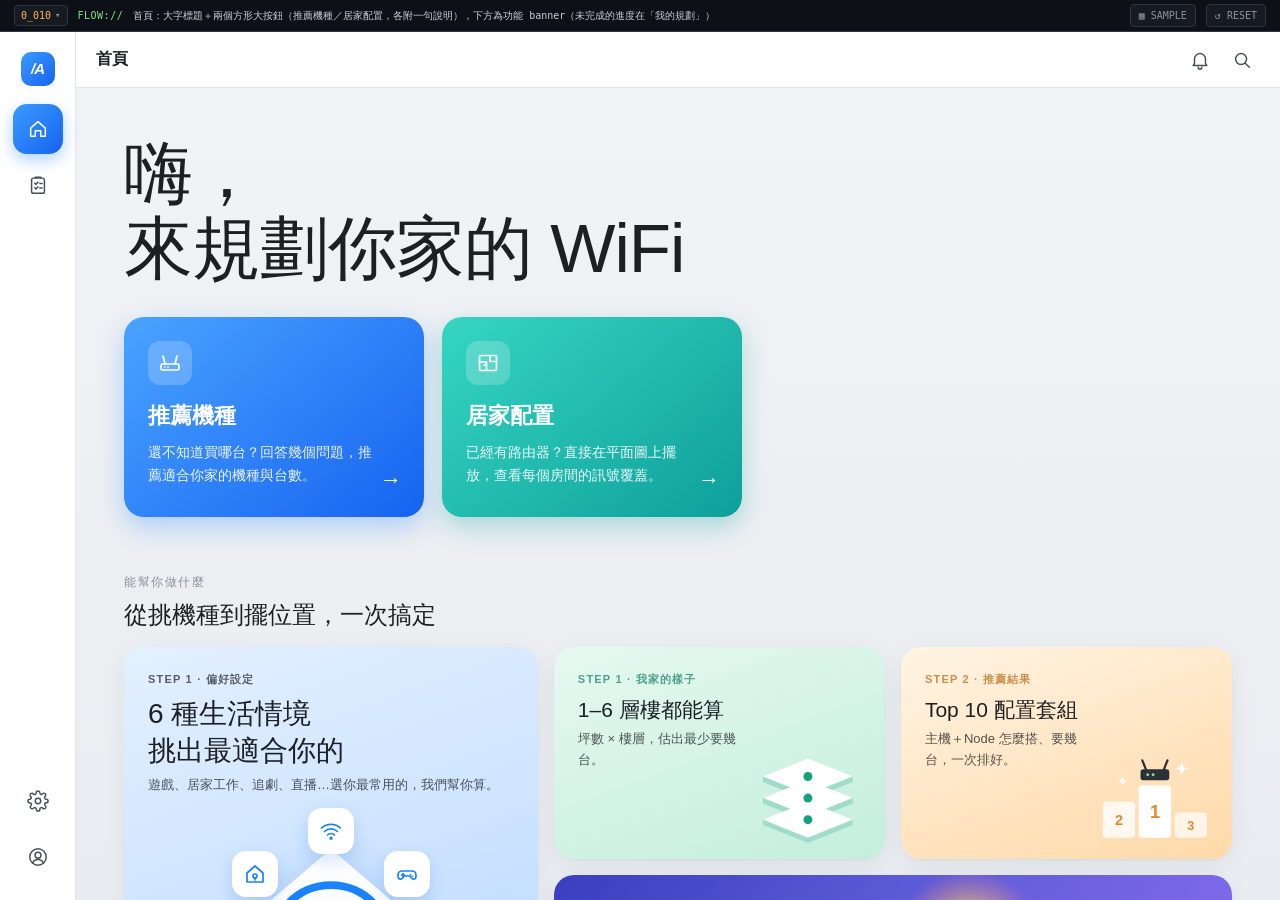
<file: floorplan_web_index.html>
<!DOCTYPE html>
<html lang="zh-Hant">
<head>
  <meta charset="UTF-8">
  <meta name="viewport" content="width=device-width, initial-scale=1">
  <title>ASUS WiFi Floor Plan</title>
  <link rel="stylesheet" href="flow/flow.css">
</head>
<body>
  <!-- Demo control bar (meta layer, not part of the product UI) -->
  <div class="demo-bar" id="demo-bar">
    <div class="demo-bar-pagenum-wrap">
      <button class="demo-bar-pagenum-btn" id="demo-bar-pagenum-btn" title="跳到指定頁面編號">
        <span class="demo-bar-pagenum" id="demo-bar-pagenum">--</span>
        <span class="demo-bar-pagenum-arrow">&#9662;</span>
      </button>
      <div class="demo-bar-pagelist" id="demo-bar-pagelist"></div>
    </div>
    <span class="demo-bar-label">FLOW://</span>
    <span class="demo-bar-desc" id="demo-bar-desc"></span>
    <div class="demo-bar-decisions" id="demo-bar-decisions"></div>
    <button class="demo-bar-reset" id="demo-bar-sample" title="載入示範資料：2 筆推薦紀錄、6 個方案（3 個在自由配置）">&#9638; SAMPLE</button>
    <button class="demo-bar-reset demo-bar-reset2" id="demo-bar-reset" title="清除所有選擇並回到起點">&#8634; RESET</button>
  </div>

  <div class="app">
    <header class="topbar">
      <div class="page-title" id="pageTitle"></div>
      <div class="topbar-actions">
        <button class="icon-btn" title="通知" aria-label="通知"><svg viewBox="0 0 24 24"><path d="M6 16V11a6 6 0 1 1 12 0v5l1.5 2h-15zM10 20a2 2 0 0 0 4 0"/></svg></button>
        <button class="icon-btn" title="搜尋" aria-label="搜尋"><svg viewBox="0 0 24 24"><circle cx="11" cy="11" r="6"/><path d="m20 20-4.5-4.5"/></svg></button>
      </div>
    </header>
    <nav class="rail" id="rail" aria-label="主要導覽"></nav>
    <div class="main-col">
      <nav class="flow-steps" id="flowSteps" aria-label="規劃步驟"></nav>
      <main class="content" id="screen"></main>
    </div>
  </div>

  <div id="toast" role="status" aria-live="polite"></div>

  <!-- Demo-only decision panel -->
  <div class="flow-decision" id="flow-decision" role="dialog" aria-labelledby="flow-decision-title">
    <button class="flow-decision-close" id="flow-decision-close" aria-label="關閉">&times;</button>
    <span class="flow-decision-tag">DEMO 流程判斷</span>
    <div class="flow-decision-title" id="flow-decision-title"></div>
    <div class="flow-decision-options" id="flow-decision-options"></div>
  </div>

  <script src="flow/engine.js"></script>
  <script src="flow/sample-floorplan.js"></script>
  <script src="flow/flow.js"></script>
</body>
</html>
</file>
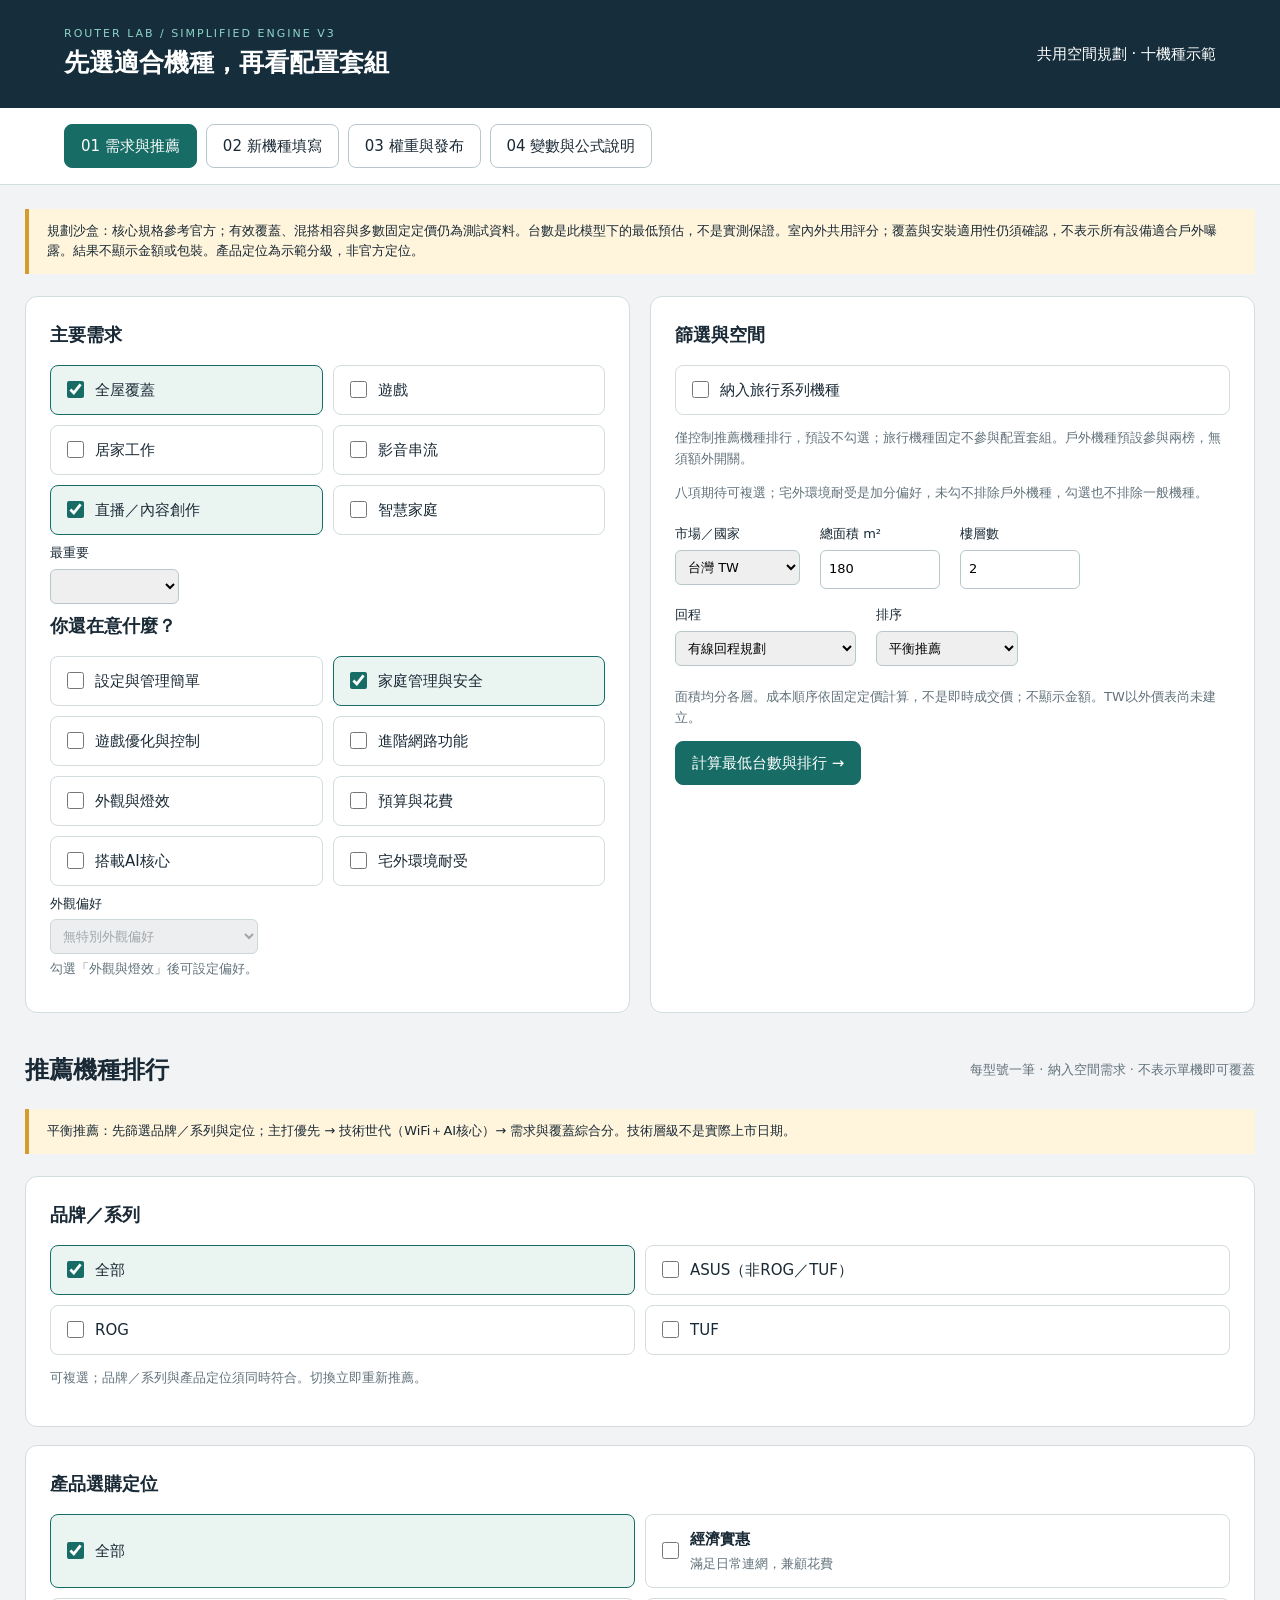
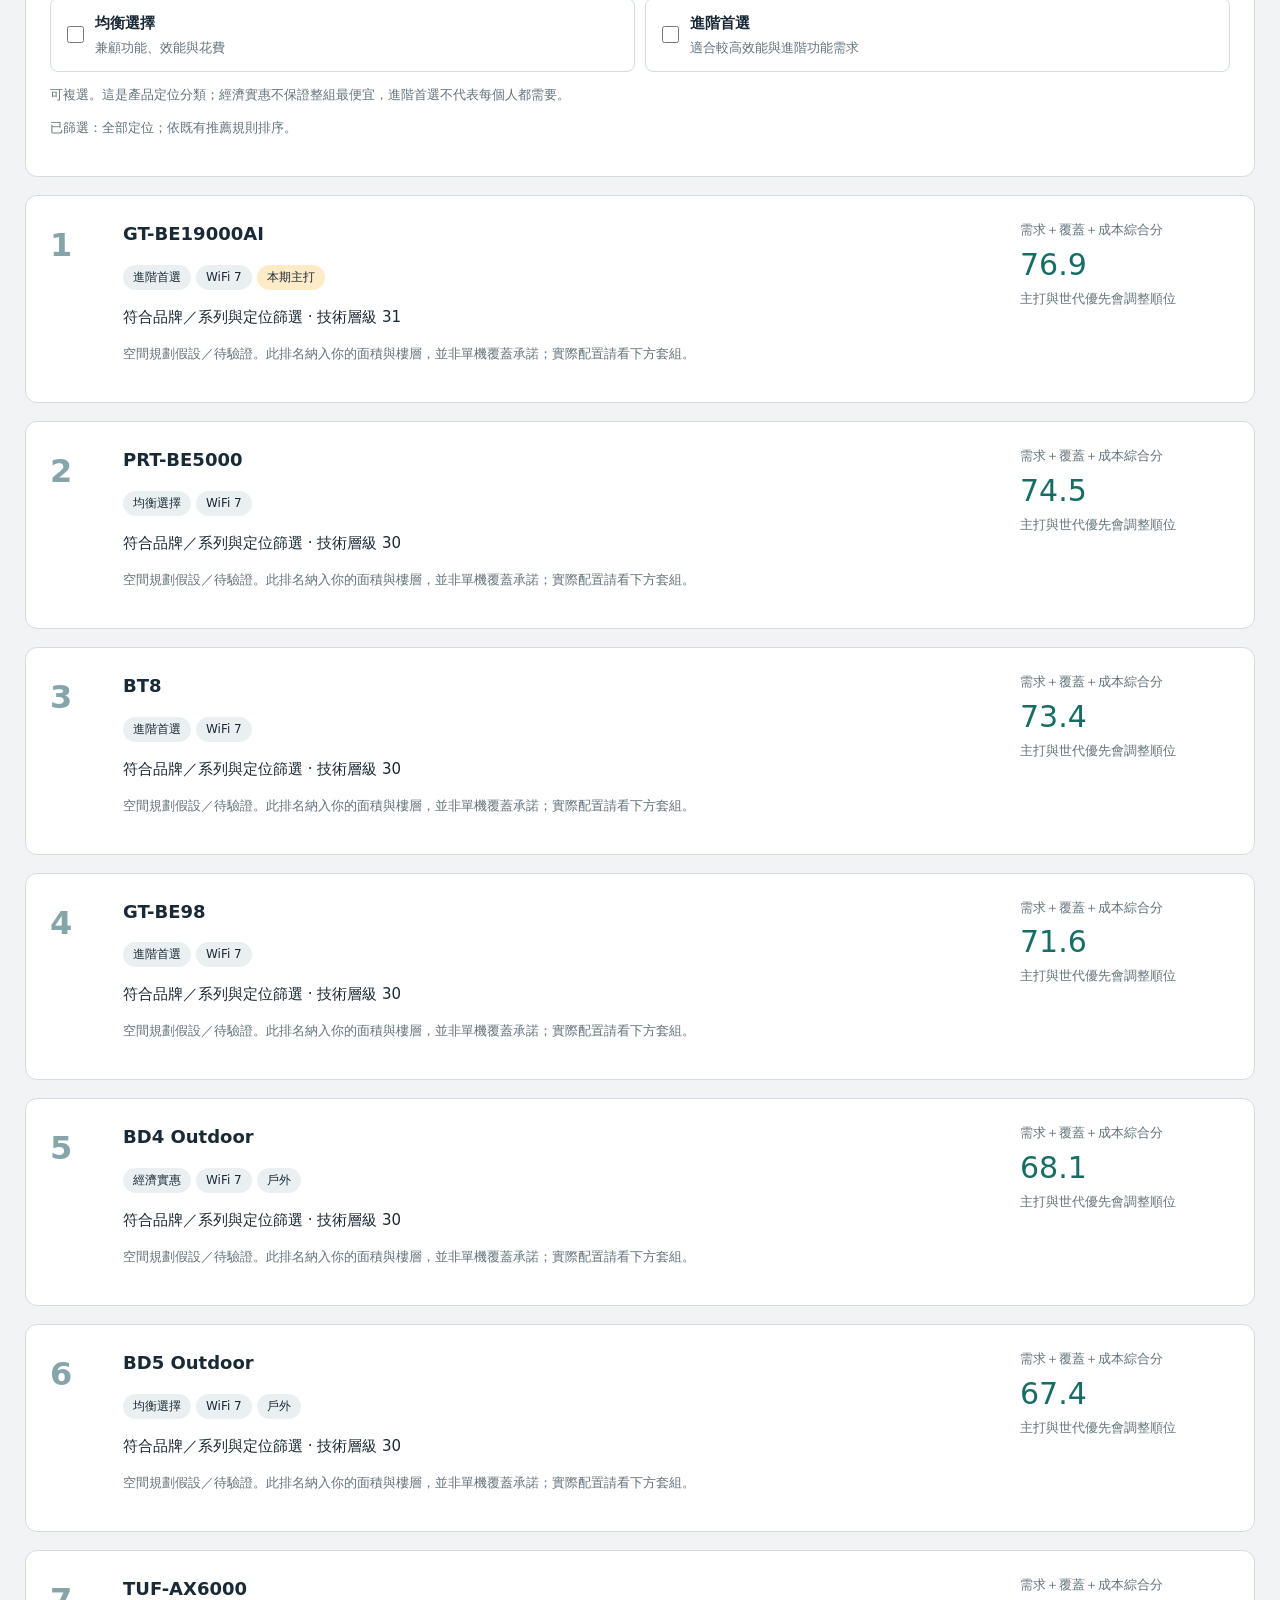
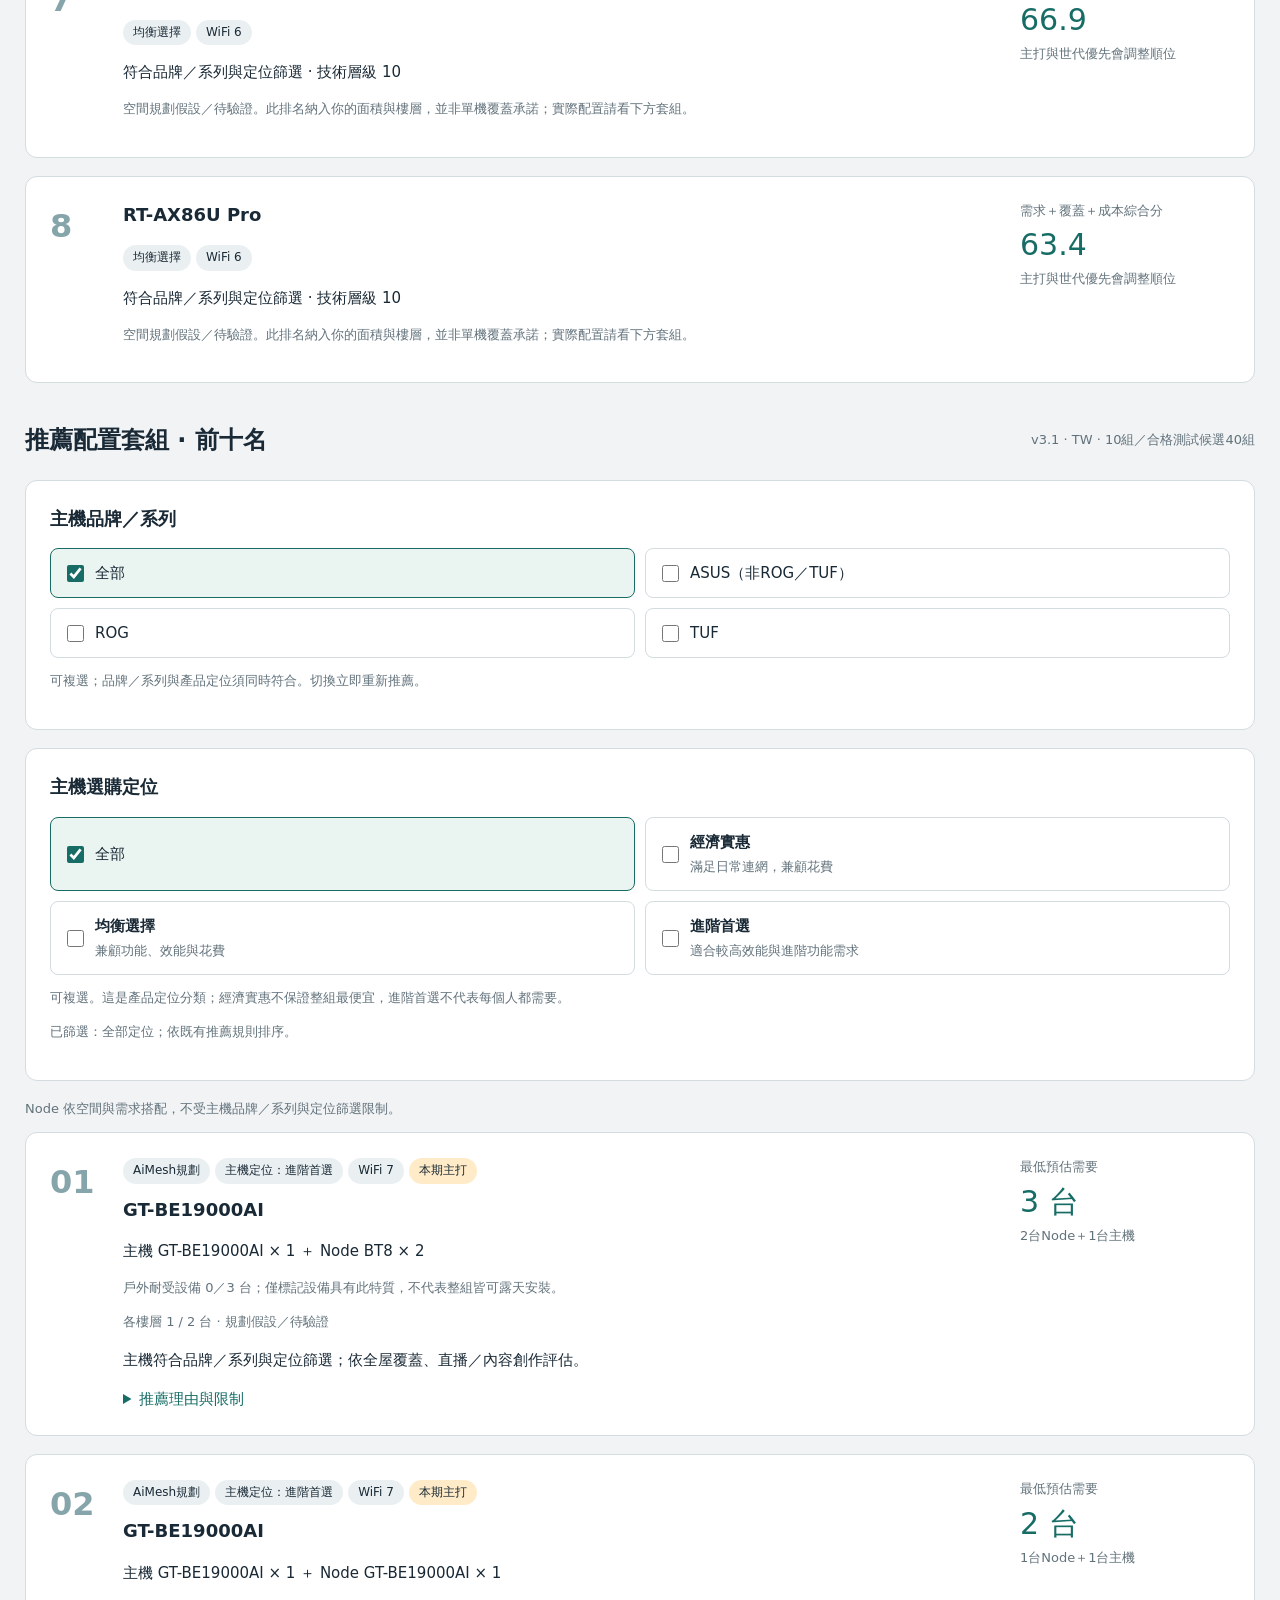
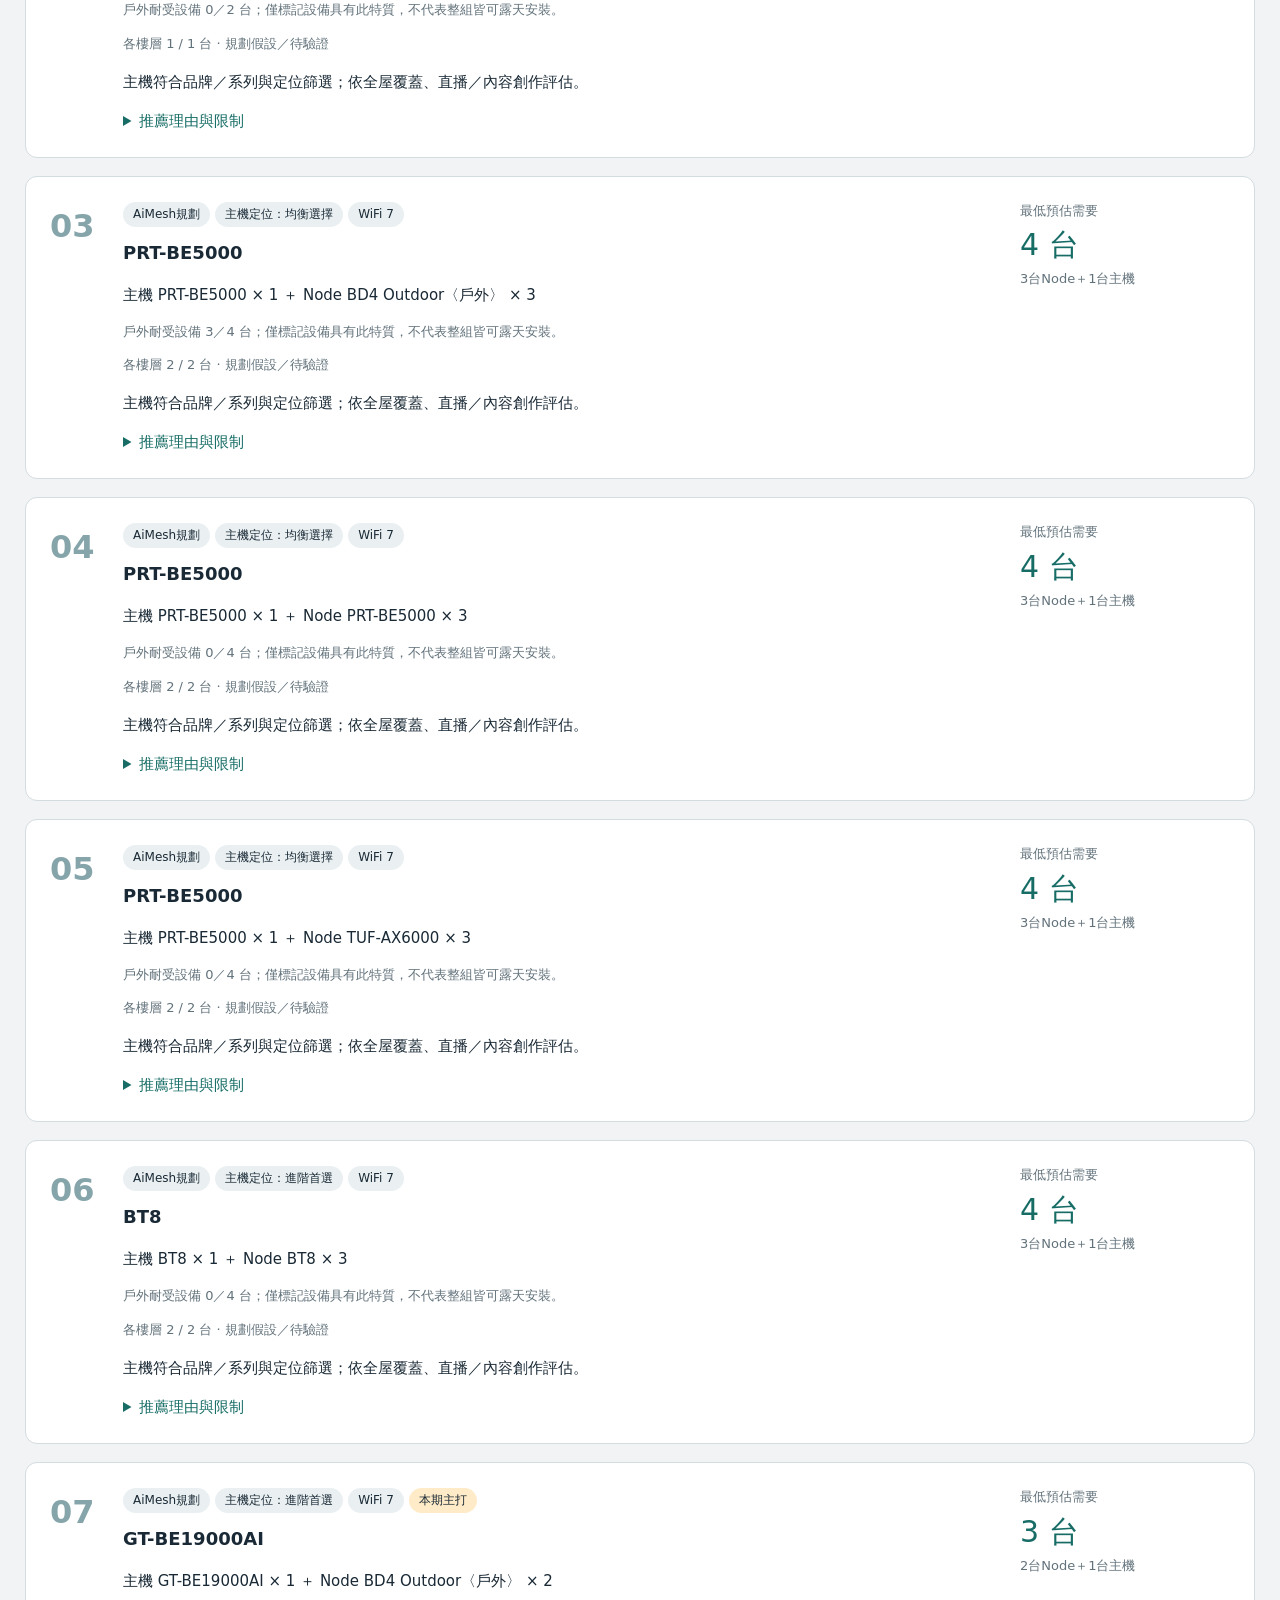
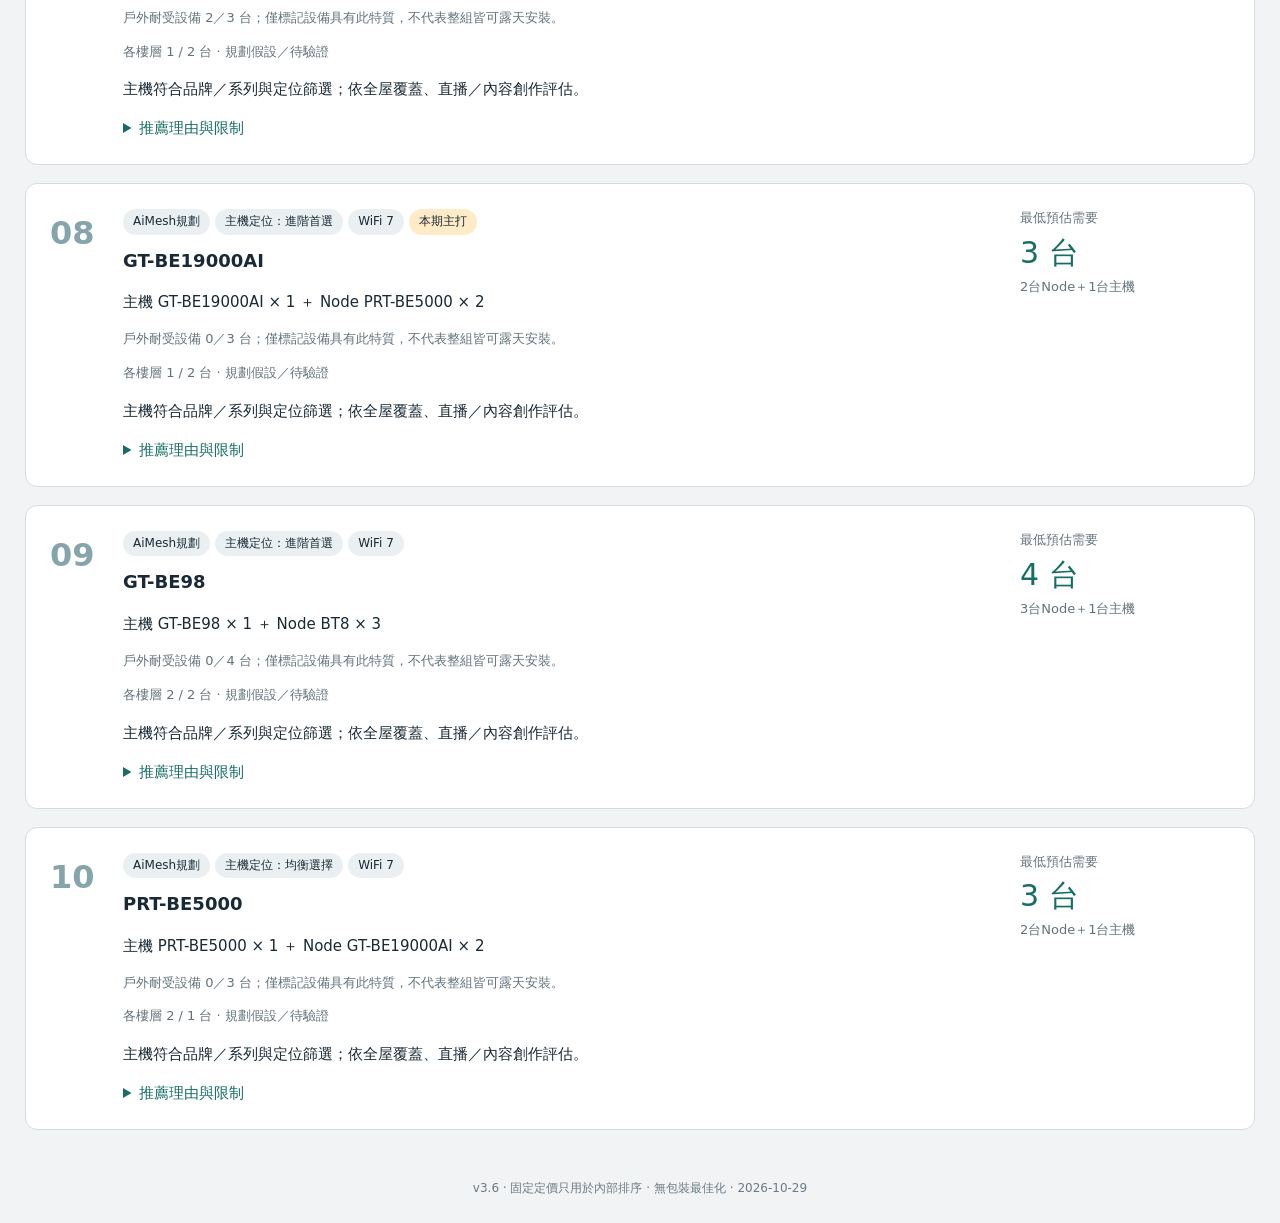
<file: router_recommendation_wireframe 1.html>
<!DOCTYPE html><html lang="zh-Hant"><meta charset="utf-8"><meta name="viewport" content="width=device-width,initial-scale=1"><title>ASUS Router Lab v3.6｜固定定價與原始能力表單</title><style>
:root{--bg:#f1f3f5;--ink:#192935;--accent:#176d66;--line:#d3dcdf}*{box-sizing:border-box}body{margin:0;background:var(--bg);color:var(--ink);font:15px/1.6 system-ui,sans-serif}header{background:#162e3b;color:white;padding:25px 5%;display:flex;justify-content:space-between;align-items:center}h1{font-size:25px;margin:0}h2{font-size:24px}h3{font-size:18px;margin:0 0 15px}.eyebrow{font-size:11px;letter-spacing:2px;color:#8ed3c8}nav{padding:16px 5%;background:white;position:sticky;top:0;z-index:3;border-bottom:1px solid var(--line);display:flex;gap:9px}button{font:inherit;cursor:pointer;background:#fff;border:1px solid #b8c7cb;border-radius:8px;padding:9px 16px;color:var(--ink)}button.active,button.primary{background:var(--accent);color:white;border-color:var(--accent)}main{max-width:1300px;margin:24px auto;padding:0 25px}.note{background:#fff4dc;border-left:4px solid #d59b2b;padding:12px 18px;font-size:13px;margin-bottom:22px}.grid{display:grid;grid-template-columns:1fr 1fr;gap:20px}.card{background:white;border:1px solid var(--line);border-radius:12px;padding:24px;margin-bottom:18px}.choices{display:grid;grid-template-columns:1fr 1fr;gap:10px}.choice{border:1px solid var(--line);padding:12px;border-radius:8px;display:flex;gap:8px;align-items:center}.choice:has(input:checked){background:#eaf5f2;border-color:var(--accent)}input,select{font:inherit;padding:8px;border:1px solid #b8c7cb;border-radius:6px;max-width:100%}input[type=number]{width:120px}input[type=checkbox]{accent-color:var(--accent);width:17px;height:17px}label.field{display:inline-flex;flex-direction:column;gap:5px;margin:8px 20px 8px 0;font-size:13px}.sub{color:#62727b;font-size:13px}.bar{display:flex;gap:15px;justify-content:space-between;align-items:center;flex-wrap:wrap}.pill{display:inline-block;border-radius:20px;padding:3px 10px;background:#eaf0f2;font-size:12px;margin-right:5px}.promo{background:#ffebc7}.ranking{display:grid;grid-template-columns:55px 1fr 210px;gap:18px;align-items:start}.rank{font-size:32px;font-weight:700;color:#86a5aa}.price{font-size:19px;font-weight:650}.score{font-size:30px;color:var(--accent)}table{border-collapse:collapse;width:100%;font-size:13px}td,th{text-align:left;padding:12px 9px;border-bottom:1px solid var(--line)}th{background:#eef3f4}td input{width:85px!important}details{margin-top:14px}summary{cursor:pointer;color:var(--accent)}.hidden{display:none}footer{padding:25px;text-align:center;font-size:12px;color:#6b7b84}.flow{display:flex;gap:10px;flex-wrap:wrap}.flow span{background:#e9f2f1;padding:8px 14px;border-radius:8px}.scroll{overflow:auto}#toast{position:fixed;bottom:25px;right:25px;background:#173b39;color:white;padding:14px 22px;border-radius:8px;display:none}a{color:#176d66}@media(max-width:800px){.grid{grid-template-columns:1fr}.ranking{grid-template-columns:35px 1fr}.ranking>div:last-child{grid-column:2}nav{overflow:auto}header{display:block}.choices{grid-template-columns:1fr}}
select:disabled{background:#e5e7e9;color:#7a8288;cursor:not-allowed}</style><header><div><div class="eyebrow">ROUTER LAB / SIMPLIFIED ENGINE V3</div><h1>先選適合機種，再看配置套組</h1></div><span>共用空間規劃 · 十機種示範</span></header><nav><button data-page="needs" class="active">01 需求與推薦</button><button data-page="catalog">02 新機種填寫</button><button data-page="settings">03 權重與發布</button><button data-page="variables">04 變數與公式說明</button></nav><main><div class="note">規劃沙盒：核心規格參考官方；有效覆蓋、混搭相容與多數固定定價仍為測試資料。台數是此模型下的最低預估，不是實測保證。室內外共用評分；覆蓋與安裝適用性仍須確認，不表示所有設備適合戶外曝露。結果不顯示金額或包裝。產品定位為示範分級，非官方定位。</div>
<section id="needs"><div class="grid"><div class="card"><h3>主要需求</h3><div id="primary" class="choices"></div><label class="field">最重要<select id="top"></select></label><h3>你還在意什麼？</h3><div id="secondary" class="choices"></div><label class="field">外觀偏好<select id="style" disabled aria-describedby="styleHint"><option value="none">無特別外觀偏好</option><option value="quiet">低調內置天線造型</option><option value="rgb">RGB燈效</option><option value="both">低調內置天線或RGB皆可</option></select><span id="styleHint" class="sub">勾選「外觀與燈效」後可設定偏好。</span></label></div><div class="card"><h3>篩選與空間</h3><label class="choice"><input type="checkbox" id="includeTravel">納入旅行系列機種</label><p class="sub">僅控制推薦機種排行，預設不勾選；旅行機種固定不參與配置套組。戶外機種預設參與兩榜，無須額外開關。</p><p class="sub">八項期待可複選；宅外環境耐受是加分偏好，未勾不排除戶外機種，勾選也不排除一般機種。</p><label class="field">市場／國家<select id="country"><option value="TW">台灣 TW</option><option value="CN">中國 CN</option><option value="DE">歐洲 · 德國 DE</option><option value="US">美洲 · 美國 US</option></select></label><label class="field">總面積 m²<input id="area" type="number" value="180" min="1"></label><label class="field">樓層數<input id="floors" type="number" value="2" min="1" max="6"></label><label class="field">回程<select id="backhaul"><option value="wired">有線回程規劃</option><option value="wireless">無線回程規劃（待驗證）</option></select></label><label class="field">排序<select id="sort"><option value="fit">平衡推薦</option><option value="cost">較低參考成本優先</option></select></label><p class="sub">面積均分各層。成本順序依固定定價計算，不是即時成交價；不顯示金額。TW以外價表尚未建立。</p><button class="primary" id="calculate">計算最低台數與排行 →</button></div></div><div class="bar"><h2>推薦機種排行</h2><span class="sub">每型號一筆 · 納入空間需求 · 不表示單機即可覆蓋</span></div><div class="note">平衡推薦：先篩選品牌／系列與定位；主打優先 → 技術世代（WiFi＋AI核心）→ 需求與覆蓋綜合分。技術層級不是實際上市日期。</div><div class="card" id="modelBrands"></div><div class="card" id="modelTiers"></div><div id="modelResults"></div><div class="bar"><h2>推薦配置套組 · 前十名</h2><span class="sub" id="summary"></span></div><div class="card" id="bundleBrands"></div><div class="card" id="bundleTiers"></div><p class="sub">Node 依空間與需求搭配，不受主機品牌／系列與定位篩選限制。</p><div id="notice"></div><div id="results"></div></section>
<section id="catalog" class="hidden"><h2>原始能力填寫 → 系統自動轉分</h2><div class="card"><h3>填寫範例：ZenWiFi BT8</h3><p class="sub">這是原始BT8範例，不會隨後台編輯變動。功能參考官方；P=9000、A=90僅示範，非官方定價或實測覆蓋。</p><div id="btExample" class="scroll"></div></div><div class="card"><div class="bar"><h3>新增／編輯機種</h3><div><select id="modelSelect"></select> <button id="loadModel">載入編輯</button> <button id="newModel">新增空白表</button></div></div><p class="sub" id="editMode">新增模式；所有欄位都會影響資格、能力、台數或排名。國家目前限TW價表。</p><form id="modelForm"><div class="grid"><div id="rawFields"></div><div id="boolFields"></div></div><label class="field" style="display:flex">來源／資料狀態註記（不加分）<textarea id="f_note" rows="3" placeholder="官方URL；定價依據；覆蓋假設；待確認功能" style="font:inherit"></textarea></label><div class="card" style="background:#eef5f3"><h3>即時轉分預覽</h3><div id="scorePreview">填入完整資料後顯示。</div></div><button type="submit" class="primary">儲存至草稿Catalog</button></form></div><div class="card"><h3>草稿機種清單</h3><div class="scroll" id="catalogTable"></div></div></section>
<section id="settings" class="hidden"><h2>後台權重與發布</h2><div class="flow"><span>① 填原始能力</span><span>② 預覽新舊排行</span><span>③ 發布本機快照</span><span>④ 回滾</span></div><div class="card" style="margin-top:20px"><h3>全域參數（不是每台機種都要填）</h3><label class="field">能力主需求權重 α<input id="alpha" type="number" min="0" max="1" step=".05"></label><label class="field">一般成本權重 λ<input id="lambda" type="number" min="0" max="1" step=".05"></label><label class="field">在意花費時 λ<input id="lambdaBudget" type="number" min="0" max="1" step=".05"></label><label class="field">TW固定價格錨點 P0<input id="anchor" type="number" min="1"></label><label class="field">環境折減 w<input id="wall" type="number" min=".1" max="1" step=".05"></label><label class="field">新增節點效率 η<input id="eta" type="number" min=".1" max="1" step=".05"></label><p class="sub">R=世代查表；H=min(1,(頻段數−1)/2)；W=min(1,同時端口/2.5)。C=各型號台數×固定定價之和；L=1/(1+C/P0)；Z=(1−λ)U+100λL。App不計分。</p></div><div class="card"><h3>本期主打</h3><div class="bar"><span>依清單順序：100%／70%／40%</span><button id="addCampaign" aria-label="新增主打機種">＋ 新增主打</button></div><div id="campaignList"></div><p class="sub">最多三台、不重複；可用箭頭調整順序。空清單代表本期沒有主打，不加分、不保留席。</p><label class="field">β加分<input id="beta" type="number" min="0" max="15"></label><label class="field">策略<select id="slot"><option value="off">關閉</option><option value="boost">僅加權</option><option value="reserve">加權＋Top3保留席</option></select></label><p class="sub">活動作用於TW主機；此沙盒即時啟用，正式需國家、起迄日與核准。區域與配置資格先執行；AI期待是加分；成本排序不插隊。</p></div><div class="bar"><div><button id="preview">預覽新舊Top10</button> <button class="primary" id="publish">發布沙盒快照</button> <button id="rollback">回滾</button></div><div><button id="export">匯出JSON</button> <button id="reset">重設</button></div></div><div id="impact" class="card" style="margin-top:20px">尚未預覽。</div></section><section id="variables" class="hidden"><h2>變數與公式說明</h2><div class="card"><h3>品牌與外觀：觸發條件（v3.6）</h3><table><tr><th>操作／觸發</th><th>畫面行為</th><th>運算影響</th></tr><tr><td>初始載入</td><td>兩榜品牌皆全部；外觀未勾，風格灰階且無偏好</td><td>品牌不限制；外觀不計分、不進分母</td></tr><tr><td>任一榜勾品牌／系列</td><td>取消該榜全部，立即重算；另一榜保持選擇</td><td>同群內OR、品牌與定位AND；先資格篩選再排名取Top10</td></tr><tr><td>選全部／取消最後一個品牌</td><td>回全部；清空個別品牌</td><td>解除該榜品牌限制，保留定位與需求</td></tr><tr><td>勾外觀與燈效</td><td>風格下拉啟用，初值無偏好</td><td>未指定風格仍不計分</td></tr><tr><td>選RGB／低調內置天線</td><td>立即重算兩榜</td><td>RGB／Quiet是=1、否=0，加入期待權重；選「皆可」時取max(RGB,Quiet)，符合任一即得分；不是硬篩選</td></tr><tr><td>取消外觀與燈效</td><td>立刻重設none並停用；重新勾選不恢復舊風格</td><td>移除外觀項與分母權重，重新正規化</td></tr><tr><td>主打不符合品牌或定位</td><td>不出現該主打，不以其他品牌補位</td><td>加權與保留席不可繞過資格</td></tr></table><p>G(m)=ROG若series為ROG、TUF若series為TUF，其他為ASUS；三者可各自勾選，全選等同全部。E_brand(m,B)=1[B為全部或G(m)∈B]。機種候選=既有資格×E_brand(m,B_model)×E_tier(m,S_model)；套組候選=既有資格×E_brand(主機,B_bundle)×E_tier(主機,S_bundle)。Node不受品牌/定位限制，仍須通過旅行排除、國家及配置資格。</p><p>例：機種選ROG＋進階首選，僅高階ROG參與；套組選ASUS＋均衡選擇，主機限中階ASUS，但Node可跨系列。移除品牌符合優先排序層；定位及品牌不改同候選分數。平衡機種榜為主打順位→技術→綜合分；套組以綜合分＋活動及既有保留席排序。成本模式也只在篩選後候選內排序。</p><p>外觀有效條件=已勾「外觀與燈效」且style≠none。只要不符合便完全不進分子與分母；若沒有其他有效非價格期待則α_eff=1。外觀不排除產品，品牌會排除產品。所有變更保留面積、預算、特殊系列與另一榜的篩選。</p></div><div class="card"><h3>產品定位：內外名稱與篩選範例</h3><table><tr><th>內部 positioning</th><th>前台名稱</th><th>消費者說明</th></tr><tr><td>入門</td><td>經濟實惠</td><td>滿足日常連網，兼顧花費</td></tr><tr><td>中階</td><td>均衡選擇</td><td>兼顧功能、效能與花費</td></tr><tr><td>高階</td><td>進階首選</td><td>適合較高效能與進階功能需求</td></tr></table><p>兩榜各自多選，預設全部；取消最後一個層級會回到全部。未設定不阻擋建檔，只在全部出現。定位由內部核定，不從售價、CPU或RAM自動推導。本沙盒機種分級均是假設。</p><p>E_tier(m,S)=1，若S為全部或positioning(m)屬於S；否則0。機種資格=既有資格×E_tier(機種,S_model)；套組資格=既有資格×E_tier(主機,S_bundle)。Node不加此限制。先篩選再生成/排名/取Top10，主打不能繞過定位。</p><table><tr><th>範例</th><th>候選／排序結果</th></tr><tr><td>只選進階首選</td><td>機種榜只有高階；套組主機只有高階，Node可跨級。U、N、C、Z公式不變。</td></tr><tr><td>改選均衡選擇</td><td>改用中階候選；不把原本高階改成中階或重新給定位分數。</td></tr><tr><td>進階首選＋預算與花費</td><td>先限定高階，再將λ由.1提高到.3；不引入入門機種。套組比較整組成本，機種榜沿用同型配置內部成本。</td></tr><tr><td>再選較低參考成本優先</td><td>在所選層級內按C升序，主打/品牌不插隊。</td></tr></table><p>簡化算例（只演示成本權重，假設同一排序層）：兩個高階方案U皆80，P0=20000；C=10000時λ=.1/.3得到Z=78.67/76；C=20000時得到Z=77/71。提高預算權重使較低成本方案的相對優勢從1.67增至5分，並不保證絕對分數上升。機種榜用D取代U。主打/技術優先仍可能影響平衡模式名次。</p></div><p>先確認候選資格，再把原始能力轉分，計算空間台數與內部成本，最後套用技術與主打排序。</p><div class="card scroll"><h3>機種填寫表：23欄</h3><table><tr><th>變數</th><th>定義／格式</th><th>BT8範例</th><th>公式影響</th></tr><tr><td>positioning</td><td>內部分級：入門／中階／高階／未設定</td><td>高階（BT8示範假設，非官方分級）</td><td>只篩選資格，不加分；機種榜看本機、套組看主機。未設定只在全部時參與。</td></tr><tr><td>id</td><td>唯一型號ID</td><td>BT8</td><td>候選識別、主打對應；僅控制識別/資格，不直接加分。</td></tr><tr><td>series</td><td>ZenWiFi/ROG/TUF/RT/ProArt</td><td>ZenWiFi</td><td>ROG、TUF各自為品牌群組，其餘ASUS；品牌群組是候選篩選條件，不加分，也不另設優先排序層。</td></tr><tr><td>countries</td><td>可推薦國家碼</td><td>TW，沙盒資格</td><td>國家硬篩選；僅控制識別/資格，不直接加分。</td></tr><tr><td>enabled</td><td>是/否</td><td>是</td><td>是否進候選；僅控制識別/資格，不直接加分。</td></tr><tr><td>price</td><td>固定參考定價/台，正數</td><td>正式待補；測試9000 TWD</td><td>C=各型號台數×P的總和；L=1/(1+C/P0)。只影響內部成本與排名，不影響能力U或覆蓋台數N。</td></tr><tr><td>area</td><td>有效覆蓋m²/台，正數</td><td>正式待測；測試90</td><td>A越大，可能降低各層所需台數N；影響機種覆蓋效率100/N及兩榜內部成本。</td></tr><tr><td>wifi</td><td>6/6E/7</td><td>7</td><td>R：6=.6、6E=.8、7=1；另參與技術層級T=10g+AI。</td></tr><tr><td>bands</td><td>頻段數2/3/4</td><td>3</td><td>H=min(1,(bands−1)/2)，雙頻=.5、三/四頻=1。</td></tr><tr><td>port</td><td>可同時使用的 WAN→LAN 有線速率上限（Gbps）</td><td>2.5</td><td>W=min(1,port/2.5)。獨立10G WAN＋10G LAN填10；單一10G共用埠搭配2.5G填2.5。目前2.5G與10G皆滿分，不計埠數。</td></tr><tr><td>special</td><td>特殊系列：無／旅行／戶外（單選）</td><td>無</td><td>旅行僅勾選後進機種榜，永不進套組；戶外預設進兩榜，選耐受期待時以0/1或戶外台數比例計分。</td></tr><tr><td>mesh</td><td>AiMesh主機與Node皆支援</td><td>是</td><td>M，多台准入；布林功能以是=1、否=0轉入對應公式。</td></tr><tr><td>vpn</td><td>VPN功能</td><td>是</td><td>V，工作/進階；布林功能以是=1、否=0轉入對應公式。</td></tr><tr><td>family</td><td>家長控制</td><td>是</td><td>F，家庭管理；布林功能以是=1、否=0轉入對應公式。</td></tr><tr><td>security</td><td>網路安全防護</td><td>是</td><td>S，家庭/IoT；布林功能以是=1、否=0轉入對應公式。</td></tr><tr><td>segment</td><td>獨立IoT/子網隔離</td><td>是</td><td>I，IoT/進階；布林功能以是=1、否=0轉入對應公式。</td></tr><tr><td>qos</td><td>QoS或QoE流量優先管理</td><td>是</td><td>Q，並行用網；布林功能以是=1、否=0轉入對應公式。</td></tr><tr><td>game</td><td>專用遊戲控制/優先功能</td><td>否，本版分類</td><td>G；一般QoS不等於遊戲專用；布林功能以是=1、否=0轉入對應公式。</td></tr><tr><td>creator</td><td>專用創作者流量優先</td><td>否，本版分類</td><td>C；一般QoS不等於創作專用；布林功能以是=1、否=0轉入對應公式。</td></tr><tr><td>auto</td><td>自動持續優化連線/頻道/回程</td><td>是，Smart AiMesh</td><td>O；不能因有App就填是；布林功能以是=1、否=0轉入對應公式。</td></tr><tr><td>ai</td><td>專用AI運算核心</td><td>否</td><td>AI期待匹配與技術世代排序；布林功能以是=1、否=0轉入對應公式。</td></tr><tr><td>rgb</td><td>RGB燈效</td><td>否</td><td>RGB外觀匹配；布林功能以是=1、否=0轉入對應公式。</td></tr><tr><td>quiet</td><td>低調內置天線造型</td><td>是</td><td>Quiet外觀分類；布林功能以是=1、否=0轉入對應公式。</td></tr></table></div><div class="card"><h3>能力如何對應需求</h3><div id="formulaReference"><table><tr><td>主要需求</td><td>0–1能力分</td></tr><tr><td>全屋覆蓋</td><td>.60M+.40H</td></tr><tr><td>遊戲</td><td>.45G+.30W+.15Q+.10R</td></tr><tr><td>居家工作</td><td>.35V+.35W+.20Q+.10R</td></tr><tr><td>影音串流</td><td>.40W+.35Q+.15H+.10R</td></tr><tr><td>直播／內容創作</td><td>.40C+.30W+.20Q+.10R</td></tr><tr><td>智慧家庭</td><td>.60I+.25S+.15M</td></tr></table><table><tr><td>期待</td><td>公式</td></tr><tr><td>設定與管理簡單</td><td>O；減少手動網路調整的代理，不是UX評測</td></tr><tr><td>家庭管理與安全</td><td>.5F+.5S</td></tr><tr><td>遊戲優化與控制</td><td>G</td></tr><tr><td>進階網路功能</td><td>.5V+.5I</td></tr><tr><td>外觀與燈效</td><td>預設無特別外觀偏好→不計分、不納入期待分母；選RGB→RGB；選低調→Quiet</td></tr><tr><td>預算與花費</td><td>不納入能力分；改變獨立成本權重λ</td></tr><tr><td>搭載AI核心</td><td>AI；有專用核心=1，否=0，未選不進需求分</td></tr><tr><td>宅外環境耐受</td><td>機種：Outdoor=1[special=戶外]；套組：戶外設備數/N；未選不進分母</td></tr></table></div></div><div class="card scroll"><h3>全域與主打參數</h3><table><tr><th>參數</th><th>定義</th><th>影響</th></tr><tr><td>α（預設.7）</td><td>主要需求占能力分比例</td><td>U=100[αP需求+(1−α)T期待]；無有效期待時α=1</td></tr><tr><td>λ／λBudget（.1／.3）</td><td>一般／選預算時的成本權重</td><td>Z=(1−λ)U+100λL；機種榜以D取代U</td></tr><tr><td>P0（TW 20000）</td><td>固定成本錨點</td><td>L=1/(1+C/P0)，不使用當次最低價</td></tr><tr><td>w（.85）</td><td>環境折減</td><td>有效覆蓋=A×w；影響N</td></tr><tr><td>η（.75）</td><td>新增節點覆蓋效率</td><td>追加節點有效覆蓋=A×w×η</td></tr><tr><td>ω（固定.2）</td><td>機種榜覆蓋效率權重</td><td>D=.8U+.2×100/N</td></tr><tr><td>β（8，上限15）</td><td>主打基準加分</td><td>R=Z+βp</td></tr><tr><td>campaigns（0–3個型號ID）</td><td>依清單順序主打</td><td>p=1/.7/.4；非主打或策略關閉p=0；空清單無活動</td></tr><tr><td>slot</td><td>關閉／加權／加權＋保留席</td><td>機種榜：啟用時按主打順序前置；套組僅加權或每主打一席前置；成本優先不插隊</td></tr><tr><td>來源註記</td><td>URL、資料狀態、限制</td><td>不計分，用於查證；未知值不應冒充正式能力</td></tr></table></div><div class="card"><h3>使用者輸入與衍生值</h3><p>主要需求的「最重要」權重2，其餘1；期待通常權重1，與遊戲主要需求重複的遊戲控制權重.5。預算不進期待分母；無外觀偏好時外觀不進分母。</p><p>面積與樓層→逐層N；國家→資格；品牌／系列→資格篩選；旅行開關→僅機種榜；外觀→RGB/Quiet；排序→平衡或成本優先。回程選項目前僅顯示規劃方式，尚無實測路徑模型，不改分數。</p><p>N=各層[1+ceil(max(0,每層面積−首台有效覆蓋)/新增節點有效覆蓋)]之和。C為內部參考成本，L為成本效益；U為需求匹配，D為機種需求＋覆蓋分，Z為加入成本的分數，R為加主打後分數；T技術層級=10×世代序號+AI。前三保留席與技術排序不等於按分數降序。</p></div></section></main><footer>v3.6 · 固定定價只用於內部排序 · 無包裝最佳化 · 2026-10-29</footer><div id="toast"></div>
<script>
const $=id=>document.getElementById(id),esc=s=>String(s).replace(/[&<>"']/g,c=>({'&':'&amp;','<':'&lt;','>':'&gt;','"':'&quot;',"'":'&#39;'}[c]));
const primaryNames=['全屋覆蓋','遊戲','居家工作','影音串流','直播／內容創作','智慧家庭'],secondaryNames=['設定與管理簡單','家庭管理與安全','遊戲優化與控制','進階網路功能','外觀與燈效','預算與花費','搭載AI核心','宅外環境耐受'];
const booleans=[['mesh','AiMesh主機＋Node'],['vpn','VPN'],['family','家長控制'],['security','網路安全防護'],['segment','IoT/子網隔離'],['qos','QoS/QoE'],['game','專用遊戲控制'],['creator','創作者專用優先'],['auto','自動網路優化'],['ai','專用AI核心'],['rgb','RGB'],['quiet','低調內置天線造型']];
function seed(id,series,price,area,wifi,bands,port,flags,note){let m={id,series,price,area,wifi,bands,port,countries:['TW'],enabled:true,positioning:'未設定',special:'無',note};booleans.forEach(([k],i)=>m[k]=!!flags[i]);return m}
const seeds=[seed('BT8','ZenWiFi',9000,90,'7',3,2.5,[1,1,1,1,1,1,0,0,1,0,0,1],'功能參考BT8官方；定價9000與覆蓋90均為假設。'),seed('GT-BE98','ROG',23000,100,'7',4,10,[1,1,1,1,1,1,1,0,0,0,1,0],'價格覆蓋假設；隔離韌體與自動優化分類待審。'),seed('TUF-AX6000','TUF',6000,75,'6',2,2.5,[1,1,1,1,0,1,1,0,0,0,1,0],'價格覆蓋假設；隔離與自動優化為未審保守值。官方頁列RGB。'),seed('RT-AX86U Pro','RT',7500,80,'6',2,1,[1,1,1,1,0,1,1,0,0,0,0,0],'價格覆蓋假設；單一2.5G埠不可同時計WAN/LAN雙2.5G。'),seed('PRT-BE5000','ProArt',5500,70,'7',2,2.5,[1,1,1,1,1,1,0,1,1,0,0,1],'價格覆蓋假設；Creator-First與Adaptive QoE。'),seed('GT-BE19000AI','ROG',27990,110,'7',3,10,[1,1,1,1,1,1,1,0,1,1,1,0],'ROG Rapture；27990為官方台灣建議售價。覆蓋110是假設，創作專用分類待確認。')];
seeds.push({...seed('RT-BE58 Go','RT',4500,60,'7',2,1,[1,1,1,1,1,1,0,0,0,0,0,0],'旅行系列：官方WiFi7/雙頻/2.5G WAN+1G LAN/AiMesh/VPN。P=4500、A=60為假設；RGB狀態燈不算裝飾燈效。自動優化等未審欄位為保守測試值。'),special:'旅行'},{...seed('RT-AX57 Go','RT',3500,55,'6',2,1,[1,1,1,1,1,1,0,0,0,0,0,1],'旅行系列：官方WiFi6/雙頻/雙1G/AiMesh/VPN。P=3500、A=55為假設；TW不計CN專屬UU Boost；RGB狀態燈不算裝飾燈效。'),special:'旅行'});
// Outdoor seeds: category verified; all numerical and remaining capability values are sandbox assumptions.
for(const [id,price,area] of [['BD4 Outdoor',5000,75],['BD5 Outdoor',6500,85]])seeds.push({...seed(id,'ZenWiFi',price,area,'7',2,2.5,[1,1,1,1,1,1,0,0,0,0,0,1],'戶外防水防塵分類參考官方；TW資格、定價、覆蓋、其他能力及相容均為未核實沙盒值，非可售宣告。'),special:'戶外'});
const tierNames={'入門':'經濟實惠','中階':'均衡選擇','高階':'進階首選','未設定':'定位待確認'},tierDescriptions={'入門':'滿足日常連網，兼顧花費','中階':'兼顧功能、效能與花費','高階':'適合較高效能與進階功能需求'};
// Illustrative classifications only, not official ASUS positioning.
const demoTiers={'BT8':'高階','GT-BE98':'高階','GT-BE19000AI':'高階','TUF-AX6000':'中階','RT-AX86U Pro':'中階','PRT-BE5000':'中階','RT-BE58 Go':'入門','RT-AX57 Go':'入門','BD4 Outdoor':'入門','BD5 Outdoor':'中階'};
seeds.forEach(m=>{m.positioning=demoTiers[m.id];m.note+=' 產品定位僅為篩選示範，非ASUS官方分級。'});

function brandGroup(m){return m.series==='ROG'?'ROG':m.series==='TUF'?'TUF':'ASUS'}
function brandMatch(m,groups){return !groups||!groups.length||groups.includes(brandGroup(m))}
function brandSelection(id){return [...$(id).querySelectorAll('[data-brand]:checked')].map(e=>e.value)}
function brandControls(id,title){$(id).innerHTML='<h3>'+title+'</h3><div class="choices"><label class="choice"><input type="checkbox" data-all checked>全部</label><label class="choice"><input type="checkbox" data-brand value="ASUS">ASUS（非ROG／TUF）</label><label class="choice"><input type="checkbox" data-brand value="ROG">ROG</label><label class="choice"><input type="checkbox" data-brand value="TUF">TUF</label></div><p class="sub">可複選；品牌／系列與產品定位須同時符合。切換立即重新推薦。</p>';
$(id).onchange=e=>{if(e.target.hasAttribute('data-all')){$(id).querySelectorAll('[data-brand]').forEach(x=>x.checked=false);e.target.checked=true}else{if(brandSelection(id).length===3)$(id).querySelectorAll('[data-brand]').forEach(x=>x.checked=false);$(id).querySelector('[data-all]').checked=brandSelection(id).length===0}render()};}
function syncStyle(){const enabled=selected('secondary').includes(4);$('style').disabled=!enabled;if(!enabled)$('style').value='none';$('styleHint').textContent=enabled?'指定風格才納入適配分數；無特別偏好不計分。':'勾選「外觀與燈效」後可設定偏好。';}
function tierMatch(m,tiers){return !tiers||!tiers.length||tiers.includes(m.positioning)}
function tierSelection(id){return [...$(id).querySelectorAll('input[data-tier]:checked')].map(e=>e.value)}
function tierControls(id,title){$(id).innerHTML='<h3>'+title+'</h3><div class="choices"><label class="choice"><input type="checkbox" data-all checked>全部</label>'+Object.keys(tierDescriptions).map(k=>`<label class="choice"><input type="checkbox" data-tier value="${k}"><span><strong>${tierNames[k]}</strong><br><span class="sub">${tierDescriptions[k]}</span></span></label>`).join('')+'</div><p class="sub">可複選。這是產品定位分類；經濟實惠不保證整組最便宜，進階首選不代表每個人都需要。</p><p id="'+id+'Status" class="sub"></p>';
$(id).onchange=e=>{if(e.target.hasAttribute('data-all')){$(id).querySelectorAll('[data-tier]').forEach(x=>x.checked=false);e.target.checked=true}else $(id).querySelector('[data-all]').checked=tierSelection(id).length===0;render()};}
const defaults={products:seeds,alpha:.7,lambda:.1,lambdaBudget:.3,anchor:20000,wall:.85,eta:.75,beta:8,slot:'boost',campaigns:['GT-BE19000AI'],version:1};let live=structuredClone(defaults),previous=null,draft,editing=null;try{const s=JSON.parse(localStorage.getItem('routerLabV36'));if(s&&Array.isArray(s.products))live=s}catch(e){}draft=structuredClone(live);
function toast(t){$('toast').textContent=t;$('toast').style.display='block';setTimeout(()=>$('toast').style.display='none',3500)}
function page(p){document.querySelectorAll('main>section').forEach(x=>x.classList.toggle('hidden',x.id!==p));document.querySelectorAll('nav button').forEach(x=>x.classList.toggle('active',x.dataset.page===p));if(p==='needs')render();window.scrollTo(0,0)}document.querySelectorAll('nav button').forEach(x=>x.onclick=()=>page(x.dataset.page));
$('primary').innerHTML=primaryNames.map((n,i)=>`<label class="choice"><input type="checkbox" value="${i}" ${i===0||i===4?'checked':''}>${n}</label>`).join('');$('secondary').innerHTML=secondaryNames.map((n,i)=>`<label class="choice"><input type="checkbox" value="${i}" ${i===1?'checked':''}>${n}</label>`).join('');const selected=id=>[...$(id).querySelectorAll('input:checked')].map(e=>+e.value);function tops(){let v=$('top').value;$('top').innerHTML=selected('primary').map(i=>`<option value="${i}">${primaryNames[i]}</option>`).join('');if(selected('primary').includes(+v))$('top').value=v}tops();$('primary').onchange=tops;
function input(){let u={modelTiers:tierSelection('modelTiers'),bundleTiers:tierSelection('bundleTiers'),includeTravel:$('includeTravel').checked,p:selected('primary'),s:selected('secondary'),top:+$('top').value,style:$('style').value,modelBrands:brandSelection('modelBrands'),bundleBrands:brandSelection('bundleBrands'),country:$('country').value,area:+$('area').value,floors:+$('floors').value,sort:$('sort').value,bh:$('backhaul').value};if(!u.p.length)throw Error('至少選一個主要需求');if(!(u.area>0&&Number.isInteger(u.floors)&&u.floors>=1&&u.floors<=6))throw Error('面積需正數，樓層1–6整數');return u}
function campaignPriority(c,id){let i=(c.campaigns||[]).indexOf(id);return c.slot==='off'||i<0?0:[1,.7,.4][i]}
function ability(m){return{Outdoor:Number(m.special==='戶外'),R:({'6':.6,'6E':.8,'7':1})[m.wifi],H:Math.min(1,(m.bands-1)/2),W:Math.min(1,m.port/2.5),M:+m.mesh,V:+m.vpn,F:+m.family,S:+m.security,I:+m.segment,Q:+m.qos,G:+m.game,C:+m.creator,O:+m.auto,AI:+m.ai,RGB:+m.rgb,Quiet:+m.quiet}}
function demands(x){return[.6*x.M+.4*x.H,.45*x.G+.3*x.W+.15*x.Q+.1*x.R,.35*x.V+.35*x.W+.2*x.Q+.1*x.R,.4*x.W+.35*x.Q+.15*x.H+.1*x.R,.4*x.C+.3*x.W+.2*x.Q+.1*x.R,.6*x.I+.25*x.S+.15*x.M]}
function fit(x,u,c,N=null){const d=demands(x),e=[N===null?x.O:.8*x.O+.2/N,.5*x.F+.5*x.S,x.G,.5*x.V+.5*x.I,u.style==='rgb'?x.RGB:u.style==='both'?Math.max(x.RGB,x.Quiet):x.Quiet,0,x.AI,x.Outdoor];let pw=u.p.map(i=>i===u.top?2:1),si=u.s.filter(i=>i!==5&&(i!==4||u.style!=='none')),sw=si.map(i=>i===2&&u.p.includes(1)?.5:1);let P=u.p.reduce((s,i,k)=>s+d[i]*pw[k],0)/pw.reduce((s,v)=>s+v,0),T=si.length?si.reduce((s,i,k)=>s+e[i]*sw[k],0)/sw.reduce((s,v)=>s+v,0):0,a=si.length?c.alpha:1;return 100*(a*P+(1-a)*T)}
function calculate(c,u){let out=[],models=c.products.filter(m=>m.enabled&&m.countries.includes(u.country)&&['無','旅行','戶外'].includes(m.special)&&m.special!=='旅行');for(const r of models.filter(m=>tierMatch(m,u.bundleTiers)&&brandMatch(m,u.bundleBrands))){for(const n of models){let floorUnits=[],N=0;for(let f=0;f<u.floors;f++){let first=(f===0?r.area:n.area)*c.wall,k=1+Math.ceil(Math.max(0,u.area/u.floors-first)/(n.area*c.wall*c.eta));floorUnits.push(k);N+=k}if(N===1&&r.id!==n.id)continue;if(N>6||(N>1&&(!r.mesh||!n.mesh)))continue;let x=ability(r);if(N>1){let y=ability(n);['M','I','R','H','W'].forEach(k=>x[k]=Math.min(x[k],y[k]))}x.Outdoor=(Number(r.special==='戶外')+(N-1)*Number(n.special==='戶外'))/N;let U=fit(x,u,c,N),C=r.price+(N-1)*n.price,L=1/(1+C/c.anchor),lambda=u.s.includes(5)?c.lambdaBudget:c.lambda,Z=(1-lambda)*U+lambda*100*L,boost=c.beta*campaignPriority(c,r.id),group=brandGroup(r);out.push({id:r.id+'|'+n.id+'|'+N,r,n,N,floorUnits,x,U,C,L,Z,boost,R:Z+boost,match:true,reserved:false})}}
// Remove strictly dominated candidates sharing router and identical effective capability vector.
out=out.filter(a=>!out.some(b=>a!==b&&a.r.id===b.r.id&&JSON.stringify(a.x)===JSON.stringify(b.x)&&b.N<=a.N&&b.C<=a.C&&(b.N<a.N||b.C<a.C)));
const tie=(a,b)=>a.C-b.C||a.N-b.N||a.id.localeCompare(b.id);out.sort((a,b)=>b.Z-a.Z||tie(a,b));out.forEach((x,i)=>x.natural=i+1);out.sort((a,b)=>b.R-a.R||tie(a,b));let promos=c.slot==='off'?[]:(c.campaigns||[]).map(id=>out.find(x=>x.r.id===id)).filter(Boolean);if(u.sort==='cost')out.sort((a,b)=>a.C-b.C||b.Z-a.Z||a.id.localeCompare(b.id));else if(c.slot==='reserve'&&promos.length){const selected=new Set(promos);promos.forEach(x=>x.reserved=true);out=[...promos,...out.filter(x=>!selected.has(x))]}return{all:out,rows:out.slice(0,10),promos}}
function modelRank(c,u){let out=[];for(const m of c.products.filter(m=>m.enabled&&m.countries.includes(u.country)&&['無','旅行','戶外'].includes(m.special)&&(u.includeTravel||m.special!=='旅行')&&tierMatch(m,u.modelTiers)&&brandMatch(m,u.modelBrands))){let per=1+Math.ceil(Math.max(0,u.area/u.floors-m.area*c.wall)/(m.area*c.wall*c.eta)),N=per*u.floors;if(N>6||(N>1&&!m.mesh))continue;let x=ability(m),U=fit(x,u,c),coverage=100/N,D=.8*U+.2*coverage,C=N*m.price,L=1/(1+C/c.anchor),lambda=u.s.includes(5)?c.lambdaBudget:c.lambda,Z=(1-lambda)*D+lambda*100*L,priority=campaignPriority(c,m.id),active=priority>0,boost=c.beta*priority,tech=10*({'6':1,'6E':2,'7':3}[m.wifi])+(m.ai?1:0),group=brandGroup(m);out.push({id:m.id,m,U,coverage,D,C,Z,R:Z+boost,active,priority,boost,tech,match:true})}let natural=(a,b)=>b.tech-a.tech||b.Z-a.Z||a.C-b.C||a.id.localeCompare(b.id);out.sort(natural);out.forEach((x,i)=>x.natural=i+1);if(u.sort==='cost')out.sort((a,b)=>a.C-b.C||b.Z-a.Z||a.id.localeCompare(b.id));else out.sort((a,b)=>b.priority-a.priority||b.tech-a.tech||b.R-a.R||a.C-b.C||a.id.localeCompare(b.id));return out.slice(0,10)}
function publicModel(b,i){return{rank:i+1,model:b.id,wifi:b.m.wifi,ai:b.m.ai,special:b.m.special,positioning:b.m.positioning,tech:b.tech,score:b.Z,active:b.active,match:b.match,status:'空間規劃假設／待驗證'}}
function renderModels(c,u){let internal=modelRank(c,u),rows=internal.map(publicModel);window.lastModelInternal=internal;window.lastModels=rows;$('modelResults').innerHTML=rows.length?rows.map(b=>`<article class="card ranking"><div class="rank">${b.rank}</div><div><h3>${esc(b.model)}</h3><span class="pill">${esc(tierNames[b.positioning]||tierNames['未設定'])}</span><span class="pill">WiFi ${b.wifi}</span>${b.special!=='無'?'<span class="pill">'+esc(b.special)+'</span>':''}${b.active?'<span class="pill promo">本期主打</span>':''}<p>符合品牌／系列與定位篩選 · 技術層級 ${b.tech}</p><p class="sub">${b.status}。此排名納入你的面積與樓層，並非單機覆蓋承諾；實際配置請看下方套組。</p></div><div><div class="sub">需求＋覆蓋＋成本綜合分</div><div class="score">${b.score.toFixed(1)}</div><div class="sub">主打與世代優先會調整順位</div></div></article>`).join(''):'<div class="card">沒有符合目前定位、區域與空間條件的機種；請調整篩選，不自動混入其他定位。</div>'}
function publicRow(b,i){return{rank:i+1,router:b.r.id,node:b.N>1?b.n.id:null,units:b.N,nodeUnits:b.N-1,floors:b.floorUnits,ai:b.r.ai,wifi:b.r.wifi,positioning:b.r.positioning,routerSpecial:b.r.special,nodeSpecial:b.n.special,outdoorUnits:Number(b.r.special==='戶外')+(b.N-1)*Number(b.n.special==='戶外'),U:b.U,match:b.match,promoted:!!b.boost||b.reserved,reserved:b.reserved,natural:b.natural,status:'規劃假設／待驗證'}}
function render(){try{let u=input(),res=calculate(live,u);for(const [id,tiers] of [['modelTiers',u.modelTiers],['bundleTiers',u.bundleTiers]]){$(id+'Status').textContent='已篩選：'+(tiers.length?tiers.map(k=>tierNames[k]).join('、'):'全部定位')+(u.s.includes(5)?'；已提高花費考量，在此範圍內比較需求與成本，不保證最低價優先。':'；依既有推薦規則排序。');}renderModels(live,u);window.lastInternal=res;let rows=res.rows.map(publicRow);window.lastPublic=rows;$('summary').textContent=`v3.${live.version} · ${u.country} · ${rows.length}組／合格測試候選${res.all.length}組`;$('notice').innerHTML=u.country!=='TW'?'<div class="note">此國家尚未建立價表與可推薦機種；請先完成區域資料，不以TW數值代用。</div>':u.sort==='cost'?'<div class="note">依固定參考成本排序，已通過品牌篩選，主打不插隊。'+(res.promos.length?'本期主打：'+res.promos.map(x=>esc(x.r.id)).join('、')+'（獨立提示）':'')+'</div>':!res.promos.length&&live.campaigns.length>0&&live.slot!=='off'?'<div class="note">本期主打不符合目前候選資格（旅行機種固定不進套組），未插入排行。</div>':'';$('results').innerHTML=rows.length?rows.map(b=>`<article class="card ranking"><div class="rank">${String(b.rank).padStart(2,'0')}</div><div><span class="pill">${b.units===1?'單機':'AiMesh規劃'}</span><span class="pill">主機定位：${esc(tierNames[b.positioning]||tierNames['未設定'])}</span><span class="pill">WiFi ${b.wifi}</span>${b.promoted?'<span class="pill promo">本期主打'+(b.reserved?' · 保留席':'')+'</span>':''}<h3 style="margin:12px 0">${esc(b.router)} ${b.routerSpecial!=='無'?'〈'+esc(b.routerSpecial)+'〉':''}</h3><p>主機 ${esc(b.router)} × 1${b.node?' ＋ Node '+esc(b.node)+(b.nodeSpecial!=='無'?'〈'+esc(b.nodeSpecial)+'〉':'')+' × '+b.nodeUnits:''}</p><p class="sub">戶外耐受設備 ${b.outdoorUnits}／${b.units} 台；僅標記設備具有此特質，不代表整組皆可露天安裝。</p><p class="sub">各樓層 ${b.floors.join(' / ')} 台 · ${b.status}</p><p>主機符合品牌／系列與定位篩選；依${u.p.map(i=>primaryNames[i]).join('、')}評估。</p><details><summary>推薦理由與限制</summary><p class="sub">能力適配${b.U.toFixed(1)}分；自然順位${b.natural}，最終第${b.rank}。成本與活動會影響順序，分數不是實測速度。${b.reserved?'本方案由保留席移入。':''}<br>台數是指定面積、樓層與覆蓋假設下的最低預估；混搭與${u.bh==='wired'?'有線':'無線'}回程仍待驗證。</p></details></div><div><div class="sub">最低預估需要</div><div class="score">${b.units} 台</div><div class="sub">${b.units-1}台Node＋1台主機</div></div></article>`).join(''):'<div class="card">沒有符合條件的方案。請確認主機定位、區域、面積與Catalog資料；不放寬定位或湊足十名。</div>'}catch(e){toast(e.message)}}
$('secondary').onchange=()=>{syncStyle();render()};$('style').onchange=render;$('calculate').onclick=render;$('sort').onchange=render;$('country').onchange=render;$('includeTravel').onchange=render;
const fields=[['positioning','產品定位（內部分級）','select',['未設定','入門','中階','高階']],['special','特殊系列','select',['無','旅行','戶外']],['id','型號ID','text'],['series','系列','select',['ZenWiFi','ROG','TUF','RT','ProArt']],['countries','國家碼（目前TW）','text'],['enabled','啟用','select',['true','false']],['price','固定參考定價／台（TWD）','number'],['area','有效覆蓋m²／台','number'],['wifi','WiFi世代','select',['6','6E','7']],['bands','頻段數','select',['2','3','4']],['port','可同時使用的 WAN→LAN 有線速率上限（Gbps）','number']];
$('rawFields').innerHTML=fields.map(([k,label,type,opts])=>`<label class="field" style="display:flex">${label}${type==='select'?`<select id="f_${k}" required><option value="">請選擇</option>${opts.map(o=>`<option value="${o}">${o==='true'?'是':o==='false'?'否':o}</option>`).join('')}</select>`:`<input id="f_${k}" type="${type}" ${type==='number'?'min="0.01" step="any"':''} required>`}</label>`).join('');$('boolFields').innerHTML='<div class="choices">'+booleans.map(([k,label])=>`<label class="field">${label}<select id="f_${k}" required><option value="">待填／待確認</option><option value="true">是</option><option value="false">否</option></select></label>`).join('')+'</div>';
$('btExample').innerHTML='<table><tr><th>原始欄位</th><th>BT8填寫</th><th>原始欄位</th><th>BT8填寫</th></tr>'+Array.from({length:Math.ceil((fields.length+booleans.length)/2)},(_,i)=>{let all=[...fields,...booleans];return'<tr>'+all.slice(i*2,i*2+2).map(([k,label])=>'<td>'+label+'</td><td>'+esc(typeof seeds[0][k]==='boolean'?(seeds[0][k]?'是':'否'):seeds[0][k])+'</td>').join('')+'</tr>'}).join('')+'</table>';
function readForm(){let m={};for(let [k] of fields){let v=$('f_'+k).value.trim();if(!v)throw Error('請完成所有原始欄位');m[k]=['price','area','bands','port'].includes(k)?+v:k==='enabled'?v==='true':k==='countries'?v.split(',').map(x=>x.trim().toUpperCase()):v}for(let [k]of booleans){let v=$('f_'+k).value;if(v==='')throw Error('請完成每項功能是/否');m[k]=v==='true'}if(!/^[\w .-]+$/.test(m.id))throw Error('型號限英文、數字、空格、點、底線或連字號');if(![m.price,m.area,m.port].every(x=>Number.isFinite(x)&&x>0))throw Error('定價/覆蓋/端口需正數');if(m.countries.length!==1||m.countries[0]!=='TW')throw Error('此價表是TW/TWD；其他國家須先建立獨立價表');if(!['未設定','入門','中階','高階'].includes(m.positioning))throw Error('產品定位無效');m.note=$('f_note').value;return m}
function formPreview(){try{let m=readForm(),x=ability(m);$('scorePreview').innerHTML=`<p>R=${x.R.toFixed(2)} · H=${x.H.toFixed(2)} · W=${x.W.toFixed(2)} · AI=${x.AI} · 宅外環境耐受=${x.Outdoor}</p>`+demands(x).map((v,i)=>`<span class="pill">${primaryNames[i]} ${(100*v).toFixed(1)}</span>`).join('')}catch(e){$('scorePreview').textContent=e.message}}
$('modelForm').oninput=formPreview;$('modelForm').onchange=formPreview;function fill(m){for(let [k]of fields)$('f_'+k).value=Array.isArray(m[k])?m[k].join(','):String(m[k]);for(let[k]of booleans)$('f_'+k).value=String(m[k]);$('f_note').value=m.note||'';formPreview()}
$('newModel').onclick=()=>{editing=null;$('modelForm').reset();$('f_countries').value='TW';$('f_enabled').value='true';$('f_special').value='無';$('f_positioning').value='未設定';$('editMode').textContent='新增模式：儲存前驗證23欄；不複製模板能力冒充新機規格。';formPreview()};$('loadModel').onclick=()=>{let m=draft.products.find(x=>x.id===$('modelSelect').value);if(!m)return;editing=m.id;fill(m);$('editMode').textContent='編輯草稿：'+m.id+'；儲存後還需發布才影響排行榜。'};
$('modelForm').onsubmit=e=>{e.preventDefault();try{let m=readForm();if(draft.products.some(x=>x.id===m.id&&x.id!==editing))throw Error('型號ID重複');if(editing){let i=draft.products.findIndex(x=>x.id===editing);draft.products[i]=m;draft.campaigns=draft.campaigns.map(id=>id===editing?m.id:id)}else draft.products.push(m);editing=m.id;refreshLists();toast('已儲存草稿，請預覽並發布')}catch(e){toast(e.message)}};

function renderCampaigns(){
$('addCampaign').disabled=draft.campaigns.length>=3||draft.campaigns.length>=draft.products.length;
$('campaignList').innerHTML=draft.campaigns.length?draft.campaigns.map((id,i)=>`<div class="bar" style="margin:12px 0"><strong>第${i+1}主打 · ${[100,70,40][i]}%</strong><select aria-label="第${i+1}主打機種" data-campaign="${i}">${draft.products.map(m=>`<option value="${esc(m.id)}" ${m.id===id?'selected':''} ${m.id!==id&&draft.campaigns.includes(m.id)?'disabled':''}>${esc(m.id)}</option>`).join('')}</select><div><button data-up="${i}" aria-label="上移第${i+1}主打" ${i===0?'disabled':''}>↑</button> <button data-down="${i}" aria-label="下移第${i+1}主打" ${i===draft.campaigns.length-1?'disabled':''}>↓</button> <button data-remove="${i}" aria-label="移除第${i+1}主打" title="移除主打機種">🗑</button></div></div>`).join(''):'<p class="note">本期無主打機種。依一般推薦規則排序；按右上方＋新增。</p>';
$('campaignList').querySelectorAll('[data-campaign]').forEach(e=>e.onchange=()=>{draft.campaigns[+e.dataset.campaign]=e.value;renderCampaigns()});
$('campaignList').querySelectorAll('[data-remove]').forEach(e=>e.onclick=()=>{draft.campaigns.splice(+e.dataset.remove,1);renderCampaigns()});
for(const dir of ['up','down'])$('campaignList').querySelectorAll('[data-'+dir+']').forEach(e=>e.onclick=()=>{let i=+e.dataset[dir],j=i+(dir==='up'?-1:1);[draft.campaigns[i],draft.campaigns[j]]=[draft.campaigns[j],draft.campaigns[i]];renderCampaigns()});
}
$('addCampaign').onclick=()=>{if(draft.campaigns.length>=3)return;let m=draft.products.find(m=>!draft.campaigns.includes(m.id));if(m)draft.campaigns.push(m.id);renderCampaigns()};
function refreshLists(){let opts=draft.products.map(m=>`<option value="${esc(m.id)}">${esc(m.id)}</option>`).join('');$('modelSelect').innerHTML=opts;renderCampaigns();if(editing)$('modelSelect').value=editing;$('catalogTable').innerHTML='<table><tr><th>型號</th><th>AI</th><th>特殊系列</th><th>內部／對外定位</th><th>P（內部）</th><th>A</th><th>狀態註記</th></tr>'+draft.products.map(m=>`<tr><td>${esc(m.id)}</td><td>${m.ai?'是':'否'}</td><td>${esc(m.special)}</td><td>${esc(m.positioning)}／${esc(tierNames[m.positioning]||tierNames['未設定'])}</td><td>${m.price}</td><td>${m.area}</td><td>${esc(m.note||'')}</td></tr>`).join('')+'</table>'}
const configKeys=['alpha','lambda','lambdaBudget','anchor','wall','eta','beta'];function configUI(){for(let k of configKeys)$(k).value=draft[k];$('slot').value=draft.slot;refreshLists()}function readConfig(){for(let k of configKeys)draft[k]=+$(k).value;draft.slot=$('slot').value;if(draft.campaigns.length>3||new Set(draft.campaigns).size!==draft.campaigns.length||draft.campaigns.some(id=>!draft.products.some(m=>m.id===id)))throw Error('主打清單需為0–3台、不重複且存在Catalog');if(!configKeys.every(k=>Number.isFinite(draft[k]))||['alpha','lambda','lambdaBudget'].some(k=>draft[k]<0||draft[k]>1)||draft.lambdaBudget<draft.lambda||draft.anchor<=0||draft.wall<=0||draft.wall>1||draft.eta<=0||draft.eta>1||draft.beta<0||draft.beta>15)throw Error('係數無效；花費權重不得低於一般權重')}
function preview(){try{readConfig();let u=input(),a=calculate(live,u),b=calculate(draft,u);let ma=modelRank(live,u),mb=modelRank(draft,u);$('impact').innerHTML='<h3>機種排行預覽（草稿未發布）</h3><p>目前：'+ma.map(x=>esc(x.id)).join(' → ')+'</p><p>草稿：'+mb.map(x=>esc(x.id)).join(' → ')+'</p><h3>套組排行預覽（草稿未發布）</h3><table><tr><th>順位</th><th>目前</th><th>草稿</th></tr>'+Array.from({length:Math.max(a.rows.length,b.rows.length)},(_,i)=>'<tr><td>'+(i+1)+'</td>'+[a,b].map(r=>'<td>'+(r.rows[i]?esc(r.rows[i].r.id)+' / '+r.rows[i].N+'台':'—')+'</td>').join('')+'</tr>').join('')+'</table>';return true}catch(e){toast(e.message);return false}}
function persist(){try{localStorage.setItem('routerLabV36',JSON.stringify(live))}catch(e){toast('此瀏覽器不允許本機儲存；目前頁面仍可運作')}}$('preview').onclick=preview;$('publish').onclick=()=>{if(!preview())return;previous=structuredClone(live);live=structuredClone(draft);live.version=previous.version+1;draft=structuredClone(live);persist();render();toast('已發布沙盒v3.'+live.version)};$('rollback').onclick=()=>{if(!previous)return toast('尚無上一版');let t=live;live=previous;previous=t;draft=structuredClone(live);configUI();persist();render();toast('已回滾')};$('reset').onclick=()=>{previous=live;live=structuredClone(defaults);draft=structuredClone(live);configUI();persist();render();toast('已重設沙盒')};$('export').onclick=()=>{if(!preview())return;let blob=new Blob([JSON.stringify(draft,null,2)],{type:'application/json'}),a=document.createElement('a');a.href=URL.createObjectURL(blob);a.download='router-catalog-v3.json';a.click();URL.revokeObjectURL(a.href)};brandControls('modelBrands','品牌／系列');brandControls('bundleBrands','主機品牌／系列');syncStyle();tierControls('modelTiers','產品選購定位');tierControls('bundleTiers','主機選購定位');configUI();$('newModel').click();render();window.routerLab={ability,demands,fit,calculate,modelRank,publicModel,input,publicRow,get live(){return live},get draft(){return draft}};
</script></html>
</file>
<file: flow/flow.css>
:root {
  --demo-bar-h: 32px;
  --topbar-h: 56px;
  --rail-w: 76px;
  --bg: #eceff3;
  --panel: #f6f7f9;
  --card: #ffffff;
  --ink: #1d1f23;
  --ink-2: #4a4f57;
  --ink-3: #8a9099;
  --line: #e3e6ea;
  --accent: #1982ff;
  --accent-2: #0f6cf0;
  --accent-soft: #e8f2ff;
  --good: #3f8f3a;
  --warn: #e0775a;
  --radius: 16px;
  --shadow: 0 1px 2px rgba(20, 30, 50, .04), 0 6px 24px rgba(20, 30, 50, .06);
  --font: "Segoe UI", -apple-system, "PingFang TC", "Noto Sans TC", "Microsoft JhengHei", sans-serif;
}

* { box-sizing: border-box; }
html, body { height: 100%; margin: 0; }
body {
  display: flex;
  flex-direction: column;
  background: var(--bg);
  color: var(--ink);
  font: 15px/1.55 var(--font);
  -webkit-font-smoothing: antialiased;
}
button { font: inherit; color: inherit; background: none; border: 0; cursor: pointer; padding: 0; }
input, select { font: inherit; color: inherit; }
svg { display: block; }

/* ── Demo control bar (meta layer; same as AiMesh-Diagnostic) ── */
.demo-bar {
  position: relative; flex-shrink: 0; height: var(--demo-bar-h);
  background: #0d1117; border-bottom: 1px solid #30363d;
  display: flex; align-items: center; gap: 10px; padding: 0 14px;
  font-family: 'SF Mono', 'Consolas', 'Menlo', monospace; font-size: 10px; z-index: 1000;
}
.demo-bar-label { color: #7ee787; letter-spacing: .5px; flex-shrink: 0; }
.demo-bar-desc { color: #c9d1d9; white-space: nowrap; overflow: hidden; text-overflow: ellipsis; min-width: 0; }
.demo-bar-pagenum-wrap { position: relative; flex-shrink: 0; }
.demo-bar-pagenum-btn { display: flex; align-items: center; gap: 4px; background: #161b22; border: 1px solid #30363d; border-radius: 4px; padding: 2px 6px; font-size: 10px; }
.demo-bar-pagenum-btn:hover { border-color: #ffb454; }
.demo-bar-pagenum { color: #ffb454; }
.demo-bar-pagenum-arrow { color: #8b949e; font-size: 9px; }
.demo-bar-pagelist {
  display: none; position: absolute; top: 100%; left: 0; margin-top: 6px; z-index: 1001;
  background: #21262d; border: 1px solid #30363d; border-radius: 8px;
  width: min(440px, calc(100vw - 28px)); max-height: 460px; overflow-y: auto; padding: 8px 0;
  box-shadow: 0 10px 30px rgba(0, 0, 0, .45);
}
.demo-bar-pagelist.show { display: block; }
.demo-bar-pagelist-item { display: flex; gap: 20px; align-items: baseline; padding: 14px 20px; cursor: pointer; border-bottom: 1px solid #30363d; font-size: 12px; }
.demo-bar-pagelist-item:last-child { border-bottom: none; }
.demo-bar-pagelist-item:hover, .demo-bar-pagelist-item.current { background: #30363d; }
.demo-bar-pagelist-num { flex-shrink: 0; width: 40px; color: #ffb454; font-family: 'SF Mono', 'Consolas', 'Menlo', monospace; }
.demo-bar-pagelist-desc { color: #c9d1d9; line-height: 1.55; }
.demo-bar-reset { margin-left: auto; flex-shrink: 0; font-size: 10px; background: #161b22; color: #8b949e; border: 1px solid #30363d; border-radius: 4px; padding: 3px 8px; }
.demo-bar-reset:hover { border-color: #7ee787; color: #7ee787; }
.demo-bar-reset2 { margin-left: 0; }
.demo-bar-decisions { display: flex; gap: 6px; flex-shrink: 0; overflow-x: auto; scrollbar-width: none; }
.demo-bar-decisions::-webkit-scrollbar { display: none; }
.demo-bar-decision { font-family: inherit; font-size: 10px; background: #161b22; color: #7ee787; border: 1px solid #30363d; border-radius: 4px; padding: 3px 6px; cursor: pointer; }
.demo-bar-decision:hover { border-color: #7ee787; }
.no-demo .demo-bar { display: none; }

.flow-decision {
  display: none; position: fixed; right: 16px; bottom: 16px; z-index: 900; width: 260px; padding: 13px;
  background: #0d1117; border: 1px solid #30363d; border-radius: 8px;
  box-shadow: 0 10px 30px rgba(0, 0, 0, .4), 0 2px 8px rgba(0, 0, 0, .3);
  font-family: 'SF Mono', 'Consolas', 'Menlo', -apple-system, monospace;
}
.flow-decision.show { display: block; animation: flow-decision-in .3s ease-out; }
@keyframes flow-decision-in { from { opacity: 0; transform: scale(.88) translateY(6px); } }
.flow-decision-tag { display: inline-block; margin-bottom: 8px; padding: 2px 5px; font-size: 8.5px; letter-spacing: .5px; border: 1px solid #30363d; border-radius: 4px; background: #161b22; animation: flow-tag-breathe 1.8s ease-in-out infinite; }
@keyframes flow-tag-breathe { 0%, 100% { color: #3d6b45; } 50% { color: #7ee787; } }
.flow-decision-close { position: absolute; top: 8px; right: 10px; font-size: 15px; line-height: 1; color: #8b949e; }
.flow-decision-close:hover { color: #c9d1d9; }
.flow-decision-title { margin-bottom: 10px; padding-right: 12px; font-size: 13px; font-weight: 600; color: #c9d1d9; font-family: var(--font); }
.flow-decision-options { display: flex; flex-direction: column; gap: 6px; }
.flow-decision-option { padding: 8px; border: 1px solid #30363d; border-radius: 6px; background: #161b22; color: #c9d1d9; font-size: 12px; text-align: left; font-family: var(--font); }
.flow-decision-option:hover { border-color: #7ee787; background: #1c2129; color: #7ee787; }

/* ── App shell (MyASUS-style window) ── */
.app {
  flex: 1; min-height: 0;
  display: grid;
  grid-template-columns: var(--rail-w) 1fr;
  grid-template-rows: var(--topbar-h) 1fr;
  background: var(--card);
}
.topbar {
  grid-column: 2; grid-row: 1;
  display: flex; align-items: center; justify-content: space-between;
  padding: 0 20px; border-bottom: 1px solid var(--line); background: var(--card);
}
.brand { display: flex; align-items: center; gap: 10px; font-size: 15px; font-weight: 500; }
.brand-logo {
  display: inline-grid; place-items: center; width: 26px; height: 26px; border-radius: 7px;
  background: linear-gradient(135deg, #3b9bff, #1663f0); color: #fff; font-size: 12px; font-weight: 700; font-style: italic; letter-spacing: -1px;
}
.topbar-actions { display: flex; gap: 6px; }
.icon-btn { width: 36px; height: 36px; border-radius: 10px; display: grid; place-items: center; color: var(--ink-2); }
.icon-btn:hover { background: var(--panel); }
.icon-btn svg, .rail-btn svg { width: 22px; height: 22px; fill: none; stroke: currentColor; stroke-width: 1.6; stroke-linecap: round; stroke-linejoin: round; }

.rail {
  grid-column: 1; grid-row: 1 / -1;
  display: flex; flex-direction: column; align-items: center; gap: 6px;
  padding: 18px 0; border-right: 1px solid var(--line); background: var(--card);
}
.rail-sep { width: 40px; height: 1px; background: var(--line); margin: 8px 0; }
.rail-btn {
  position: relative; width: 50px; height: 50px; border-radius: 14px;
  display: grid; place-items: center; color: var(--ink-2);
}
.rail-btn:hover { background: var(--panel); }
.rail-btn.active { background: linear-gradient(135deg, #3b9bff, #1663f0); color: #fff; box-shadow: 0 6px 16px rgba(25, 130, 255, .35); }
.rail-btn.disabled { opacity: .35; cursor: not-allowed; }
.rail-btn[data-tip]:hover::after {
  content: attr(data-tip); position: absolute; left: calc(100% + 10px); top: 50%; transform: translateY(-50%);
  white-space: nowrap; background: #1d1f23; color: #fff; font-size: 12px; padding: 4px 9px; border-radius: 6px; z-index: 50;
}
.rail-spacer { flex: 1; }

.main-col { grid-column: 2; grid-row: 2; min-width: 0; min-height: 0; display: flex; flex-direction: column; }

/* Linear flow stepper: 偏好設定 → 推薦結果 → 居家配置 */
.flow-steps {
  flex-shrink: 0; display: flex; align-items: center; gap: 0; padding: 14px 48px;
  background: var(--card); border-bottom: 1px solid var(--line);
}
.flow-steps[hidden] { display: none; }
.fs-step { display: flex; align-items: center; gap: 10px; font-size: 14px; color: var(--ink-3); white-space: nowrap; }
.fs-step:disabled { cursor: not-allowed; }
.fs-dot {
  width: 28px; height: 28px; border-radius: 50%; display: grid; place-items: center; font-size: 13px;
  border: 1.5px solid #cfd4da; color: var(--ink-3); background: var(--card); flex-shrink: 0;
}
.fs-step.done { color: var(--ink-2); }
.fs-step.done .fs-dot { background: var(--accent-soft); border-color: var(--accent-soft); color: var(--accent); }
.fs-step.done:hover .fs-label { color: var(--accent); }
.fs-step.current { color: var(--ink); font-weight: 500; }
.fs-step.current .fs-dot { background: linear-gradient(135deg, #3b9bff, #1663f0); border-color: transparent; color: #fff; box-shadow: 0 4px 12px rgba(25, 130, 255, .3); }
.fs-line { flex: 1; min-width: 24px; max-width: 160px; height: 2px; margin: 0 14px; background: #e1e5ea; border-radius: 2px; }
.fs-line.done { background: linear-gradient(90deg, #8fc2ff, #1982ff); }
.fs-hint { margin-left: auto; padding-left: 20px; font-size: 13px; color: var(--ink-3); white-space: nowrap; }

.resume { display: flex; align-items: center; gap: 14px; margin-top: 26px; max-width: 560px; background: var(--card); border-radius: 14px; padding: 16px 20px; box-shadow: var(--shadow); }
.resume div { flex: 1; min-width: 0; }

.content {
  flex: 1;
  min-width: 0; min-height: 0; overflow-y: auto;
  background: linear-gradient(180deg, #f1f3f6 0%, #e9ecf0 100%);
}
.page { max-width: 1320px; margin: 0 auto; padding: 36px 48px 56px; }
.page-full { height: 100%; display: flex; flex-direction: column; }

/* ── Typography ── */
.hero-title { font-size: clamp(40px, 5.4vw, 76px); line-height: 1.08; font-weight: 300; letter-spacing: -1px; margin: 0; }
.page-title { font-size: 30px; font-weight: 400; margin: 0; }
.page-sub { color: var(--ink-3); margin: 6px 0 0; }
.eyebrow { font-size: 12px; letter-spacing: 1.5px; color: var(--ink-3); text-transform: uppercase; }
.muted { color: var(--ink-3); }
.small { font-size: 13px; }
.accent { color: var(--accent); }

/* ── Common bits ── */
.pill-tag {
  display: inline-flex; align-items: center; gap: 6px; padding: 3px 12px; border: 1.5px solid var(--ink); border-radius: 999px; font-size: 13px;
}
.btn {
  display: inline-flex; align-items: center; justify-content: center; gap: 8px;
  height: 46px; padding: 0 28px; border-radius: 999px; font-size: 16px;
  background: linear-gradient(90deg, #3b9bff, #1663f0); color: #fff; box-shadow: 0 6px 18px rgba(25, 130, 255, .3);
  transition: transform .15s, box-shadow .15s;
}
.btn:hover { transform: translateY(-1px); box-shadow: 0 10px 22px rgba(25, 130, 255, .36); }
.btn:disabled { opacity: .45; cursor: not-allowed; transform: none; }
.btn-ghost { background: var(--card); color: var(--ink); box-shadow: none; border: 1px solid var(--line); }
.btn-ghost:hover { box-shadow: var(--shadow); }
.btn-sm { height: 36px; padding: 0 16px; font-size: 14px; }
.btn-xl { height: 62px; padding: 0 40px; font-size: 21px; font-weight: 500; gap: 12px; }
.btn-teal { background: linear-gradient(90deg, #2fd3c0, #0e9f9a); box-shadow: 0 6px 18px rgba(14, 159, 154, .3); }
.btn-teal:hover { box-shadow: 0 10px 22px rgba(14, 159, 154, .36); }
.btn-arrow { display: inline-block; transition: transform .2s; }
.btn:hover .btn-arrow { transform: translateX(4px); }
.hero { padding: 12px 0 8px; }
.hero-cta { display: flex; align-items: center; gap: 18px; flex-wrap: wrap; }
.link-btn { color: var(--accent); font-size: 14px; }
.link-btn:hover { text-decoration: underline; }

.card { background: var(--card); border-radius: var(--radius); box-shadow: var(--shadow); padding: 24px; }
.card-title { display: flex; align-items: center; gap: 10px; font-size: 20px; margin: 0; font-weight: 500; }
.card-title svg { width: 22px; height: 22px; fill: none; stroke: currentColor; stroke-width: 1.6; }

/* Breadcrumb-like step list, like "Battery · Memory · CPU" in MyASUS */
.steps { display: flex; flex-wrap: wrap; gap: 6px 14px; color: var(--ink-3); font-size: 13px; letter-spacing: .4px; }
.steps span.on { color: var(--ink); }
.steps span + span::before { content: "·"; margin-right: 14px; color: #c0c5cc; }
.counter { font-size: 22px; color: var(--ink-2); font-weight: 300; }
.counter b { color: var(--ink); font-weight: 400; }

/* ── 0_010 Home ── */
.home-grid { display: grid; grid-template-columns: 1.35fr 1fr; gap: 32px; align-items: start; }
.home-meta { margin: 26px 0 30px; color: var(--ink-2); }
.home-meta div + div { margin-top: 4px; }
.home-meta .muted { margin-left: 6px; }
.quick-list { display: flex; flex-direction: column; gap: 10px; }
.quick {
  display: flex; align-items: center; gap: 16px; text-align: left; width: 100%;
  background: var(--card); border-radius: 14px; padding: 20px 22px; box-shadow: var(--shadow);
  transition: transform .15s;
}
.quick:hover { transform: translateX(3px); }
.quick-ico { width: 46px; height: 46px; border-radius: 12px; display: grid; place-items: center; background: var(--accent-soft); color: var(--accent); flex-shrink: 0; }
.quick-ico svg { width: 24px; height: 24px; fill: none; stroke: currentColor; stroke-width: 1.7; }
.quick-body { flex: 1; min-width: 0; }
.quick-title { font-size: 18px; }
.quick-sub { color: var(--ink-3); font-size: 13px; letter-spacing: .3px; }
.quick-arrow { color: var(--ink-2); font-size: 20px; }
.home-strip { margin-top: 40px; display: flex; justify-content: space-between; align-items: end; margin-bottom: 14px; }
.journey { display: grid; grid-template-columns: repeat(4, 1fr); gap: 2px; background: var(--line); border-radius: var(--radius); overflow: hidden; box-shadow: var(--shadow); }
.journey-item { background: var(--card); padding: 24px; min-height: 190px; display: flex; flex-direction: column; }
.journey-item .num { font-size: 44px; font-weight: 300; line-height: 1; margin: 18px 0 10px; }
.journey-item .num small { font-size: 16px; color: var(--ink-3); margin-left: 4px; }
.journey-item p { margin: auto 0 0; color: var(--ink-3); font-size: 13px; }

/* Home promo banners (bento) */
.promo-heading { font-size: 24px; font-weight: 400; margin: 4px 0 0; }
.promo {
  display: grid; gap: 16px;
  grid-template-columns: 1.25fr 1fr 1fr;
  grid-template-areas: "a b c" "a d d";
}
.promo-card {
  position: relative; overflow: hidden; text-align: left; border-radius: 20px; padding: 24px;
  display: flex; gap: 10px; min-height: 200px; color: var(--ink);
  box-shadow: var(--shadow); transition: transform .2s, box-shadow .2s;
}
.promo-card:hover { transform: translateY(-3px); box-shadow: 0 14px 34px rgba(20, 30, 50, .12); }
.promo-text { position: relative; z-index: 1; display: flex; flex-direction: column; max-width: 56%; }
.promo-kicker { font-size: 11px; letter-spacing: 1.2px; font-weight: 600; opacity: .7; }
.promo-card h3 { font-size: 21px; font-weight: 500; line-height: 1.3; margin: 8px 0 6px; }
.promo-card p { margin: 0; font-size: 13px; opacity: .75; }
.promo-cta { margin-top: auto; padding-top: 14px; font-size: 14px; font-weight: 500; color: var(--accent-2); }
.promo-cta.light { color: #fff; }
.promo-art { position: absolute; right: 14px; bottom: 14px; width: 38%; max-width: 170px; pointer-events: none; }
.promo-art svg { width: 100%; height: auto; overflow: visible; }

.promo-a { grid-area: a; flex-direction: column; min-height: 440px; background: linear-gradient(160deg, #e3f0ff 0%, #b9d8ff 100%); }
.promo-a .promo-text { max-width: 100%; height: 100%; }
.promo-a h3 { font-size: 28px; }
.art-orbit { position: absolute; left: 50%; right: auto; bottom: 54px; transform: translateX(-50%); width: 56%; max-width: 230px; aspect-ratio: 1; }
.orbit-house { position: absolute; left: 50%; top: 50%; width: 44%; transform: translate(-50%, -50%); filter: drop-shadow(0 8px 18px rgba(25, 100, 220, .25)); }
.orbit-ico {
  position: absolute; width: 46px; height: 46px; margin: -23px 0 0 -23px; border-radius: 14px; background: #fff;
  display: grid; place-items: center; color: var(--accent); box-shadow: 0 6px 16px rgba(25, 100, 220, .18);
  animation: bob 3s ease-in-out infinite;
}
.orbit-ico svg { width: 24px; height: 24px; fill: none; stroke: currentColor; stroke-width: 1.7; stroke-linecap: round; stroke-linejoin: round; }
.wave { animation: wave 2.4s ease-in-out infinite; }
.wave.w2 { animation-delay: .4s; }

.promo-b { grid-area: b; background: linear-gradient(160deg, #e6f8f1 0%, #c3eedd 100%); }
.promo-b .promo-kicker { color: #0d7d61; }
.floor { animation: lift 3.2s ease-in-out infinite; }
.floor.f2 { animation-delay: .25s; } .floor.f1 { animation-delay: .5s; }
.ping { animation: ping 2s ease-out infinite; transform-box: fill-box; transform-origin: center; }
.ping.p2 { animation-delay: .5s; } .ping.p3 { animation-delay: 1s; }

.promo-c { grid-area: c; background: linear-gradient(160deg, #fff4e3 0%, #ffd9a8 100%); }
.promo-c .promo-kicker { color: #b4650f; }
.trophy { animation: bob 2.6s ease-in-out infinite; }
.spark { animation: twinkle 1.8s ease-in-out infinite; transform-box: fill-box; transform-origin: center; }
.spark.s2 { animation-delay: .9s; }

.promo-d { grid-area: d; color: #fff; background: linear-gradient(120deg, #3a3fbf 0%, #5b5bd6 45%, #8a6cf0 100%); }
.promo-d .promo-text { max-width: 46%; }
.art-plan { width: 52%; max-width: 330px; right: 18px; bottom: 50%; transform: translateY(50%); }
.heat { animation: breathe 3.4s ease-in-out infinite; transform-box: fill-box; transform-origin: center; }
.heat.h2 { animation-delay: 1.7s; }
.mesh { animation: dash 1.2s linear infinite; }

@keyframes bob { 0%, 100% { transform: translateY(0); } 50% { transform: translateY(-6px); } }
@keyframes wave { 0%, 100% { opacity: .35; } 50% { opacity: 1; } }
@keyframes lift { 0%, 100% { transform: translateY(0); } 50% { transform: translateY(-3px); } }
@keyframes ping { 0% { transform: scale(.6); opacity: 1; } 100% { transform: scale(2.2); opacity: 0; } }
@keyframes twinkle { 0%, 100% { transform: scale(.6); opacity: .4; } 50% { transform: scale(1.15); opacity: 1; } }
@keyframes breathe { 0%, 100% { transform: scale(.88); opacity: .75; } 50% { transform: scale(1.05); opacity: 1; } }
@keyframes dash { to { stroke-dashoffset: -11; } }
@media (prefers-reduced-motion: reduce) {
  .orbit-ico, .wave, .floor, .ping, .trophy, .spark, .heat, .mesh { animation: none; }
}

/* ── 1_0xx Questionnaire ── */
.q-head { display: flex; justify-content: space-between; align-items: end; gap: 24px; margin-bottom: 26px; }
.q-progress { height: 4px; background: #dde1e6; border-radius: 4px; margin: 18px 0 30px; overflow: hidden; }
.q-progress span { display: block; height: 100%; background: linear-gradient(90deg, #3b9bff, #1663f0); border-radius: 4px; transition: width .3s; }
.tiles { display: grid; grid-template-columns: repeat(3, 1fr); gap: 14px; }
.tile {
  position: relative; text-align: left; background: var(--card); border-radius: 14px; padding: 22px; box-shadow: var(--shadow);
  border: 2px solid transparent; transition: border-color .15s, transform .15s; min-height: 132px; display: flex; flex-direction: column;
}
.tile:hover { transform: translateY(-2px); }
.tile.on { border-color: var(--accent); }
.tile-ico { width: 40px; height: 40px; border-radius: 10px; display: grid; place-items: center; background: var(--panel); color: var(--ink-2); margin-bottom: 14px; }
.tile.on .tile-ico { background: var(--accent-soft); color: var(--accent); }
.tile-ico svg { width: 22px; height: 22px; fill: none; stroke: currentColor; stroke-width: 1.7; stroke-linecap: round; stroke-linejoin: round; }
.tile-title { font-size: 17px; }
.tile-sub { color: var(--ink-3); font-size: 13px; margin-top: 2px; }
.tile-check { position: absolute; top: 16px; right: 16px; width: 22px; height: 22px; border-radius: 50%; border: 1.5px solid #c8cdd3; display: grid; place-items: center; color: #fff; font-size: 13px; }
.tile.on .tile-check { background: var(--accent); border-color: var(--accent); }
.star { align-self: flex-start; margin-top: auto; transform: translateY(8px); font-size: 12px; color: var(--ink-3); padding: 3px 10px; border-radius: 999px; border: 1px solid var(--line); background: var(--card); }
.star:hover { border-color: #f1a33a; color: #b4650f; }
.star.on { color: #fff; background: #f1a33a; border-color: #f1a33a; }
.q-hint { min-height: 22px; margin: 16px 0 0; font-size: 14px; color: var(--ink-2); }
.q-hint b { color: #b4650f; font-weight: 600; }

.chips { display: flex; flex-wrap: wrap; gap: 10px; }
.chip { padding: 9px 18px; border-radius: 999px; background: var(--card); border: 1.5px solid var(--line); font-size: 14px; transition: all .15s; }
.chip:hover { border-color: #b9c3cf; }
.chip.on { background: var(--accent-soft); border-color: var(--accent); color: var(--accent-2); }
.chip:disabled { opacity: .4; cursor: not-allowed; }
.chips-lg { gap: 12px; }
.chips-lg .chip { padding: 12px 22px; font-size: 15px; }
.chip-sub { display: block; font-size: 12px; color: var(--ink-3); margin-top: 2px; }
.chip.on .chip-sub { color: var(--accent); opacity: .8; }
.subopts { display: flex; flex-direction: column; gap: 12px; margin-top: 22px; }
.subopts:empty { display: none; }
.subopt {
  display: flex; align-items: center; gap: 18px; flex-wrap: wrap;
  background: var(--card); border-radius: 14px; padding: 16px 20px; box-shadow: var(--shadow);
  border-left: 3px solid var(--accent); animation: subopt-in .25s ease-out;
}
.subopt-label { font-size: 14px; font-weight: 500; min-width: 84px; }
.subopt-hint { font-size: 13px; color: var(--ink-3); }
.subopt .chip { text-align: left; }
.subopt.still { animation: none; }
@keyframes subopt-in { from { opacity: 0; transform: translateY(-6px); } }
.q-section { margin-bottom: 26px; }
.q-section h3 { font-size: 16px; font-weight: 500; margin: 0 0 4px; }
.q-section .muted { margin: 0 0 12px; font-size: 13px; }
.q-cols { display: grid; grid-template-columns: 1fr 1fr; gap: 18px; }
.q-foot { display: flex; justify-content: space-between; align-items: center; margin-top: 34px; }

.field-card { background: var(--card); border-radius: 14px; padding: 22px; box-shadow: var(--shadow); }
.field-label { font-size: 14px; color: var(--ink-2); margin-bottom: 10px; display: block; }
.field-head { display: flex; justify-content: space-between; align-items: start; gap: 12px; }
.seg-sm { padding: 3px; border-radius: 10px; }
.seg-sm button { padding: 5px 14px; font-size: 13px; border-radius: 7px; }
.big-input { display: flex; align-items: baseline; gap: 8px; }
.big-input input { width: 140px; font-size: 44px; font-weight: 300; border: 0; border-bottom: 1.5px solid var(--line); padding: 0 0 2px; background: transparent; outline: none; }
.big-input input:focus { border-color: var(--accent); }
.big-input span { color: var(--ink-3); font-size: 18px; }
.stepper { display: flex; align-items: center; gap: 18px; }
.stepper button { width: 42px; height: 42px; border-radius: 50%; border: 1.5px solid var(--line); font-size: 22px; color: var(--ink-2); }
.stepper button:hover { border-color: var(--accent); color: var(--accent); }
.stepper output { font-size: 44px; font-weight: 300; min-width: 44px; text-align: center; }
.seg { display: inline-flex; background: var(--panel); border-radius: 12px; padding: 4px; gap: 4px; flex-wrap: wrap; }
.seg button { padding: 9px 16px; border-radius: 9px; font-size: 14px; color: var(--ink-2); }
.seg button.on { background: var(--card); color: var(--ink); box-shadow: 0 1px 4px rgba(0, 0, 0, .08); }
.select { height: 42px; border-radius: 10px; border: 1.5px solid var(--line); padding: 0 12px; background: var(--card); min-width: 200px; }

/* ── 2_0xx Results ── */
.res-head { display: flex; justify-content: space-between; align-items: end; gap: 24px; flex-wrap: wrap; }
.res-filters { display: flex; flex-wrap: wrap; gap: 14px 32px; margin-top: 22px; padding: 16px 20px; background: var(--card); border: 1px solid var(--line); border-radius: 16px; }
.res-filter { display: flex; align-items: center; gap: 12px; flex-wrap: wrap; }
.res-filter-label { font-size: 13px; color: var(--ink-3); white-space: nowrap; }
.res-filter .chip { padding: 6px 14px; font-size: 13px; }
.summary-tags { display: flex; flex-wrap: wrap; gap: 8px; margin-top: 14px; }
.summary-tags { align-items: center; }
.tags-edit { font-size: 15px; padding-left: 14px; margin-left: 6px; border-left: 1.5px solid var(--line); line-height: 1.6; }
.summary-tags span { font-size: 12px; color: var(--ink-2); background: var(--card); border: 1px solid var(--line); border-radius: 999px; padding: 4px 12px; }
.section-head { display: flex; justify-content: space-between; align-items: end; margin: 34px 0 14px; gap: 16px; flex-wrap: wrap; }
.section-head h2 { font-size: 22px; font-weight: 400; margin: 0; }

.gauges { display: grid; grid-template-columns: repeat(4, 1fr); gap: 2px; background: var(--line); border-radius: var(--radius); overflow: hidden; box-shadow: var(--shadow); }
.gauge-card { background: var(--card); padding: 22px; cursor: pointer; transition: background .15s; display: flex; flex-direction: column; }
.gauge-card:hover { background: #fbfcfd; }
.gauge-name-row { display: flex; align-items: center; gap: 8px; min-width: 0; }
.gauge-name-row .tag { flex-shrink: 0; }
.gauge-name-row .gauge-name { flex: 1; min-width: 0; }
.title-row { display: flex; align-items: center; gap: 14px; flex-wrap: wrap; margin-top: 6px; }
/* Name and subtitle are one line each so every card's photo sits at the same height */
.gauge-name { font-size: 20px; white-space: nowrap; overflow: hidden; text-overflow: ellipsis; }
.gauge-sub { color: var(--ink-3); font-size: 13px; white-space: nowrap; overflow: hidden; text-overflow: ellipsis; }
.gauge-body { display: flex; align-items: center; gap: 16px; margin-top: 16px; }
.gauge-photo { width: 124px; height: 124px; flex-shrink: 0; border-radius: 16px; background: radial-gradient(circle at 50% 40%, #ffffff 0%, #eef1f5 75%); display: grid; place-items: center; }
.gauge-photo img { width: 88%; height: 88%; object-fit: contain; filter: drop-shadow(0 8px 14px rgba(20, 30, 50, .14)); transition: transform .25s; }
.gauge-card:hover .gauge-photo img { transform: scale(1.05); }
.gauge-facts { list-style: none; margin: 0; padding: 0; font-size: 13px; color: var(--ink-2); }
.gauge-facts li { position: relative; padding-left: 12px; margin: 5px 0; white-space: nowrap; }
.gauge-facts li::before { content: ""; position: absolute; left: 0; top: 9px; width: 4px; height: 4px; border-radius: 50%; background: var(--ink-2); }
.badge { display: inline-block; font-size: 11px; padding: 2px 8px; border-radius: 999px; background: var(--panel); color: var(--ink-2); margin: 6px 4px 0 0; }
.badge.promo { background: linear-gradient(90deg, #ff9f43, #f5733b); color: #fff; font-weight: 600; }

/* Tags: 推薦度 (orange) and 本期主打 (blue) */
.tag { display: inline-block; vertical-align: middle; font-size: 11px; font-weight: 600; line-height: 1; padding: 4px 9px; border-radius: 999px; white-space: nowrap; border: 1px solid transparent; }
.tag-rank1 { background: linear-gradient(90deg, #ffa24c, #f5733b); color: #fff; }
.tag-rank { border-color: #f5853b; color: #e46a1f; background: #fff; }
.tag-promo { background: linear-gradient(90deg, #3b9bff, #1663f0); color: #fff; }
.bundle-name .tag { margin-left: 6px; }
.gauge-foot { margin-top: auto; padding-top: 16px; display: flex; justify-content: space-between; align-items: center; gap: 8px; }
.gauge-foot .badge { margin: 0; }
.gauge-badges { display: flex; gap: 6px; align-items: center; flex-wrap: wrap; justify-content: flex-end; }
.try-link { align-self: flex-start; font-size: 12px; color: var(--accent-2); border: 1px solid #9cc7ff; border-radius: 6px; padding: 5px 12px; background: #fff; }
.try-link:hover { background: var(--accent-soft); border-color: var(--accent); }
.gauge-actions { display: flex; align-items: center; gap: 8px; }
.cart-btn { width: 30px; height: 30px; display: inline-grid; place-items: center; border: 1px solid var(--line); border-radius: 6px; color: var(--ink-2); background: #fff; flex-shrink: 0; }
.cart-btn svg { width: 17px; height: 17px; fill: none; stroke: currentColor; stroke-width: 1.7; stroke-linecap: round; stroke-linejoin: round; }
.cart-btn:hover { border-color: var(--ink-3); color: var(--ink); }
.bundle-actions { display: flex; align-items: center; gap: 8px; }
.bundle-actions .cart-btn { width: 36px; height: 36px; border-radius: 10px; }
.cta-actions { display: flex; align-items: center; gap: 10px; }
.cart-btn-light { width: 46px; height: 46px; border-radius: 999px; background: transparent; border-color: rgba(255, 255, 255, .5); color: #fff; }
.cart-btn-light svg { width: 20px; height: 20px; }
.cart-btn-light:hover { border-color: #fff; color: #fff; background: rgba(255, 255, 255, .12); }
.gauge-photo { position: relative; }
.photo-tag { position: absolute; top: 6px; left: 6px; z-index: 1; font-size: 10px; padding: 3px 7px; }
.exit-store { margin-top: 28px; text-decoration: none; height: 52px; padding: 0 32px; font-size: 17px; }
.exit-try { margin: 22px 0 0; font-size: 13px; color: var(--ink-3); }
.exit-try .link-btn { font-size: 13px; margin-left: 6px; }
.buy-items { display: flex; justify-content: center; gap: 12px; flex-wrap: wrap; margin-top: 24px; }
.buy-item { display: flex; align-items: center; gap: 10px; background: var(--card); border-radius: 14px; padding: 8px 16px 8px 8px; box-shadow: var(--shadow); }
.buy-item img { width: 44px; height: 44px; object-fit: contain; }
.buy-item b { color: var(--ink-3); font-weight: 500; }
.more-models { display: flex; flex-wrap: wrap; gap: 8px; margin-top: 12px; }
.more-models button { display: inline-flex; align-items: center; gap: 8px; font-size: 13px; background: var(--card); border: 1px solid var(--line); border-radius: 999px; padding: 5px 14px 5px 6px; }
.more-models button:hover { border-color: var(--accent); color: var(--accent); }

.bundles { background: var(--card); border-radius: var(--radius); box-shadow: var(--shadow); padding: 10px 28px; }
.bundle { display: grid; grid-template-columns: 54px 1fr auto auto; gap: 20px; align-items: center; padding: 18px 0; border-bottom: 1px solid var(--line); }
.bundle:last-child { border-bottom: 0; }
.bundle-rank { font-size: 26px; font-weight: 300; color: var(--ink-3); }
.bundle:first-child .bundle-rank { color: var(--accent); }
.bundle-name { font-size: 17px; }
.bundle-meta { color: var(--ink-3); font-size: 13px; display: flex; flex-wrap: wrap; gap: 4px 14px; margin-top: 2px; }
.bundle-units { text-align: right; }
.bundle-units b { font-size: 34px; font-weight: 300; }
.bundle-units small { color: var(--ink-3); font-size: 14px; margin-left: 2px; }
.bundle-units div { color: var(--ink-3); font-size: 12px; }
.bundle details { grid-column: 2 / -1; font-size: 13px; color: var(--ink-3); }
.bundle summary { cursor: pointer; color: var(--ink-2); }
.cta-band {
  margin-top: 28px; display: flex; align-items: center; justify-content: space-between; gap: 20px; flex-wrap: wrap;
  background: linear-gradient(110deg, #1c2e4a, #1f5fbf); color: #fff; border-radius: var(--radius); padding: 26px 30px;
}
.cta-band h3 { margin: 0; font-size: 22px; font-weight: 400; }
.cta-band p { margin: 4px 0 0; color: #c8d9f3; font-size: 14px; }
.cta-band .btn { background: #fff; color: var(--accent-2); box-shadow: none; }
.note { font-size: 12px; color: var(--ink-3); margin-top: 18px; }
.empty { padding: 30px; text-align: center; color: var(--ink-3); }

/* Model detail */
.detail-grid { display: grid; grid-template-columns: 1fr 1.2fr; gap: 24px; margin-top: 24px; }
.spec-table { width: 100%; border-collapse: collapse; font-size: 14px; }
.spec-table td { padding: 11px 0; border-bottom: 1px solid var(--line); }
.spec-table td:first-child { color: var(--ink-3); width: 42%; }
.feature-list { display: flex; flex-wrap: wrap; gap: 8px; }
.feature-list span { font-size: 13px; padding: 6px 12px; border-radius: 999px; background: var(--panel); }
.feature-list span.yes { background: var(--accent-soft); color: var(--accent-2); }
.feature-list span.no { color: #b1b6bd; text-decoration: line-through; }
.demand-bars div { display: grid; grid-template-columns: 120px 1fr 44px; gap: 12px; align-items: center; font-size: 13px; margin: 8px 0; }
.demand-bars i { display: block; height: 6px; border-radius: 6px; background: #e6e9ed; overflow: hidden; }
.demand-bars i span { display: block; height: 100%; background: var(--accent); }

/* Exit page */
.exit-wrap { max-width: 640px; margin: 8vh auto 0; text-align: center; }
.exit-ico { width: 84px; height: 84px; margin: 0 auto 24px; border-radius: 50%; background: var(--accent-soft); color: var(--accent); display: grid; place-items: center; }
.exit-ico svg { width: 40px; height: 40px; fill: none; stroke: currentColor; stroke-width: 1.6; }

/* ── 3_010 Floor plan ── */
.fp-bar { display: flex; align-items: center; gap: 18px; padding: 12px 22px; background: var(--card); border-bottom: 1px solid var(--line); flex-wrap: wrap; }
.fp-bar-title { font-size: 16px; }
.fp-bar-meta { color: var(--ink-3); font-size: 13px; }
.fp-bar .spacer { flex: 1; }
.fp-floors { display: flex; gap: 8px; flex-wrap: wrap; margin-top: 8px; }
.fp-floor { display: inline-flex; align-items: center; gap: 8px; font-size: 13px; color: var(--ink-2); background: var(--panel); border: 1.5px solid transparent; border-radius: 999px; padding: 4px 12px 4px 4px; }
.fp-floor b { display: inline-grid; place-items: center; min-width: 28px; height: 22px; padding: 0 6px; border-radius: 999px; background: #fff; color: var(--ink); font-size: 12px; font-weight: 600; }
.fp-floor:hover { border-color: #b9d7ff; }
.fp-floor.on { background: var(--accent-soft); border-color: var(--accent); color: var(--accent-2); }
.fp-floor.on b { background: var(--accent); color: #fff; }
.fp-stage { flex: 1; min-height: 0; position: relative; display: flex; overflow: hidden; }
.fp-frame { flex: 1; min-height: 0; border: 0; width: 100%; background: #fff; }
.fp-sim { color: var(--ink-3); }
.fp-reset { font-size: 13px; color: var(--ink-2); }
.fp-reset:hover { color: var(--accent-2); }
.fp-warn { font-size: 12px; color: #b4650f; background: #fff1de; border-radius: 8px; padding: 4px 10px; }

/* Toast */
#toast {
  position: fixed; left: 50%; bottom: 28px; transform: translate(-50%, 20px); opacity: 0; pointer-events: none;
  background: #1d1f23; color: #fff; padding: 10px 18px; border-radius: 10px; font-size: 14px; transition: all .25s; z-index: 950;
}
#toast.show { opacity: 1; transform: translate(-50%, 0); }

/* ── Narrow screens ── */
@media (max-width: 1100px) {
  .gauges, .journey { grid-template-columns: repeat(2, 1fr); }
  .home-grid, .detail-grid { grid-template-columns: 1fr; }
  .promo { grid-template-columns: 1fr 1fr; grid-template-areas: "a a" "b c" "d d"; }
  .promo-a { min-height: 300px; }
  .promo-a .promo-text { max-width: 55%; }
  .art-orbit { left: auto; right: 16px; top: 50%; bottom: auto; transform: translateY(-50%); width: 44%; }
}
@media (max-width: 760px) {
  .app { grid-template-columns: 1fr; grid-template-rows: var(--topbar-h) 1fr auto; }
  .topbar, .main-col { grid-column: 1; }
  .rail-logo { display: none; }
  .app.editor .main-col { grid-row: 1 / 3; }
  .rail { grid-column: 1; grid-row: 3; flex-direction: row; justify-content: space-around; padding: 6px; border-right: 0; border-top: 1px solid var(--line); }
  .rail-sep, .rail-spacer { display: none; }
  .rail-btn[data-tip]:hover::after { display: none; }
  .page { padding: 22px 16px 40px; }
  .flow-steps { padding: 10px 16px; }
  .promo { grid-template-columns: 1fr; grid-template-areas: "a" "b" "c" "d"; }
  .promo-a { min-height: 440px; }
  .promo-a .promo-text { max-width: 100%; }
  .art-orbit { left: 50%; right: auto; top: auto; bottom: 58px; transform: translateX(-50%); width: 60%; }
  .promo-d { min-height: 260px; }
  .promo-d .promo-text { max-width: 100%; }
  .art-plan { width: 70%; bottom: 14px; transform: none; }
  .fs-label, .fs-hint { display: none; }
  .fs-step.current .fs-label { display: inline; }
  .fs-line { margin: 0 8px; }
  .tiles, .q-cols, .gauges, .journey { grid-template-columns: 1fr; }
  .bundle { grid-template-columns: 36px 1fr; }
  .bundle-units, .bundle .btn { grid-column: 2; text-align: left; justify-self: start; }
  .demo-bar-desc { display: none; }
}

/* ── 我的規劃 ── */
.plan-grid { display: grid; grid-template-columns: repeat(auto-fill, minmax(280px, 1fr)); gap: 16px; margin-top: 26px; }
.plan-card { background: var(--card); border-radius: var(--radius); box-shadow: var(--shadow); overflow: hidden; display: flex; flex-direction: column; text-align: left; border: 2px solid transparent; }
.plan-thumb { position: relative; height: 150px; background: linear-gradient(180deg, #f6f8fb, #eef1f5); display: grid; place-items: center; padding: 14px; }
.plan-thumb svg, .plan-thumb img { width: 100%; height: 100%; object-fit: contain; }
.tag-kind-rec { background: #fff; color: #6b4fd6; border-color: #d6ccf7; }
.plan-body { padding: 16px 18px 18px; display: flex; flex-direction: column; gap: 4px; flex: 1; }
.plan-name-row { display: flex; align-items: center; gap: 6px; }
.plan-name { font-size: 18px; font-weight: 500; }
.plan-name-input { font-size: 18px; font-weight: 500; border: 0; border-bottom: 1.5px solid var(--accent); outline: none; padding: 0 0 2px; width: 100%; background: transparent; }
.plan-icon { width: 28px; height: 28px; border-radius: 8px; color: var(--ink-3); display: inline-grid; place-items: center; font-size: 14px; }
.plan-icon:hover { background: var(--panel); color: var(--ink); }
.plan-meta { font-size: 13px; color: var(--ink-2); }
.plan-devices { font-size: 14px; font-weight: 600; color: var(--ink); }
.plan-time { position: absolute; top: 16px; right: 22px; font-size: 13px; font-weight: 600; line-height: 1.4; color: #4a4f57; white-space: nowrap; }
.plan-time.plan-time-inline { position: static; margin-left: auto; }
.grp:not(.grp-other) .grp-head { position: relative; padding-top: 44px; }
.btn-outline { background: #fff; color: var(--accent-2); border: 1.5px solid var(--accent); box-shadow: none; }
.btn-outline:hover { background: var(--accent-soft); box-shadow: none; }
.plan-del svg { display: block; }
.plan-actions { display: flex; align-items: center; gap: 10px; margin-top: auto; padding-top: 14px; }
.plan-actions .try-link { margin: 0; }
.plan-del { margin-left: auto; }

/* Floor plan bar: plan name + new-plan hint in stepper */
.fp-plan-name { display: inline-block; font-size: 12px; font-weight: 600; color: var(--accent-2); background: var(--accent-soft); border-radius: 999px; padding: 2px 10px; margin-right: 8px; vertical-align: middle; }
.fs-newplan { color: var(--accent-2); }
.fs-newplan .link-btn { margin-left: 8px; font-size: 13px; }

/* 我的規劃: groups (推薦紀錄 → its plans; 其他方案) */
.res-head #newPlan { align-self: center; }
.grp-list { display: flex; flex-direction: column; gap: 12px; margin-top: 22px; }
.grp { background: var(--card); border-radius: var(--radius); box-shadow: var(--shadow); overflow: hidden; }
.grp-head { display: flex; align-items: center; gap: 14px; padding: 14px 18px; cursor: pointer; }
.grp-head:hover { background: #fafbfc; }
.grp-chev { font-size: 20px; color: var(--ink-3); width: 14px; transition: transform .2s; }
.grp.open .grp-chev { transform: rotate(90deg); }
.grp-icon { width: 56px; height: 56px; border-radius: 12px; background: var(--panel); display: grid; place-items: center; flex-shrink: 0; padding: 4px; }
.grp-icon img { width: 100%; height: 100%; object-fit: contain; }
.grp-icon-other { color: var(--ink-3); }
.grp-icon-other svg { width: 26px; height: 26px; fill: none; stroke: currentColor; stroke-width: 1.6; stroke-linecap: round; stroke-linejoin: round; }
.grp-main { flex: 1; min-width: 0; display: flex; flex-direction: column; gap: 2px; }
.grp-main .plan-meta { white-space: nowrap; overflow: hidden; text-overflow: ellipsis; }
.grp-main .tag { flex-shrink: 0; }
.grp-count { font-size: 13px; color: var(--ink-2); background: var(--panel); border-radius: 999px; padding: 3px 12px; white-space: nowrap; }
.grp-body { border-top: 1px solid var(--line); padding: 4px 18px 18px; background: #fbfcfd; }
.grp-body .plan-grid { margin-top: 14px; }
.grp-empty { margin: 16px 0 0; }
.grp-other .grp-head { background: #fafbfc; }
@media (max-width: 760px) {
  .grp-head { flex-wrap: wrap; }
  .grp-main { flex-basis: calc(100% - 100px); }
}

/* New-data hints for 我的規劃 */
.rail-dot { position: absolute; top: 9px; right: 9px; width: 9px; height: 9px; border-radius: 50%; background: #f5733b; box-shadow: 0 0 0 2px var(--card); }
.rail-btn.active .rail-dot { box-shadow: 0 0 0 2px #2a7bf6; }
.tag-new { background: linear-gradient(90deg, #ffa24c, #f5733b); color: #fff; letter-spacing: .5px; }
.plan-card.is-new { box-shadow: 0 0 0 2px #ffb27a, var(--shadow); }

/* Simple confirm dialog */
.ask-wrap { position: fixed; inset: 0; z-index: 960; background: rgba(20, 24, 32, .35); display: grid; place-items: center; animation: ask-fade .15s ease-out; }
.ask { width: min(360px, calc(100vw - 32px)); background: var(--card); border-radius: 16px; padding: 22px 22px 18px; box-shadow: 0 20px 50px rgba(0, 0, 0, .25); }
.ask-title { font-size: 17px; font-weight: 600; }
.ask-detail { font-size: 14px; color: var(--ink-2); margin-top: 6px; }
.ask-actions { display: flex; justify-content: flex-end; gap: 10px; margin-top: 20px; }
.ask-danger { background: #e2604f; box-shadow: none; }
.ask-danger:hover { box-shadow: 0 6px 16px rgba(226, 96, 79, .3); }
@keyframes ask-fade { from { opacity: 0; } }

/* Results: top 3 + suggested configuration */
.gauges-3 { grid-template-columns: repeat(3, 1fr); }
.gauge-config { margin-top: 14px; padding: 10px 12px; border-radius: 10px; background: var(--panel); font-size: 13px; line-height: 1.5; }
.gauge-config-label { display: block; font-size: 11px; color: var(--ink-3); letter-spacing: .5px; margin-bottom: 2px; }
.more-row { margin-top: 12px; }
.more-toggle { font-size: 14px; }
.fold-head { cursor: pointer; align-items: center; padding: 16px 20px; margin: 34px 0 0; background: var(--card); border-radius: var(--radius); box-shadow: var(--shadow); }
.fold-head:hover .fold-toggle { color: var(--accent-2); }
.fold-head.open { margin-bottom: 12px; }
.fold-toggle { font-size: 14px; color: var(--accent); white-space: nowrap; }
.more-models { margin-top: 10px; }
@media (max-width: 1100px) { .gauges-3 { grid-template-columns: repeat(3, 1fr); } }
@media (max-width: 860px) { .gauges-3 { grid-template-columns: 1fr; } }

/* 我的規劃: source cards (top) + selected card's plans (bottom) */
.src-row { display: grid; grid-template-columns: repeat(auto-fill, minmax(230px, 1fr)); gap: 14px; margin-top: 22px; }
.src-card { position: relative; display: flex; flex-direction: column; gap: 8px; padding: 16px 18px; border-radius: var(--radius); border: 1.5px solid; cursor: pointer; transition: box-shadow .15s, border-color .15s; }
.src-card:hover { box-shadow: var(--shadow); }
.src-rec { background: #f6f9ff; border-color: #e1eafb; }
.src-rec.on { border-color: #7fb2ff; box-shadow: 0 0 0 3px rgba(25, 130, 255, .1); background: #fff; }
.src-free { background: #f4fbfa; border-color: #d9efeb; }
.src-free.on { border-color: #6fcfc3; box-shadow: 0 0 0 3px rgba(14, 159, 154, .1); background: #fff; }
.src-top { display: flex; align-items: center; gap: 8px; }
.src-kind { font-size: 12px; font-weight: 600; padding: 2px 10px; border-radius: 999px; }
.src-rec .src-kind { color: #2f6fd8; background: #e6effd; }
.src-free .src-kind { color: #0e8a85; background: #dcf3ef; }
.src-model { display: flex; align-items: center; gap: 12px; min-height: 48px; }
.src-model img { width: 48px; height: 48px; object-fit: contain; flex-shrink: 0; }
.src-model > div { min-width: 0; }
.src-model .plan-meta { line-height: 1.45; }
.src-model-name { font-weight: 600; font-size: 14px; }
.src-ico { width: 48px; height: 48px; display: grid; place-items: center; color: #0e9f9a; flex-shrink: 0; }
.src-ico svg { width: 26px; height: 26px; fill: none; stroke: currentColor; stroke-width: 1.6; stroke-linecap: round; stroke-linejoin: round; }
.src-foot { display: flex; align-items: center; gap: 12px; margin-top: auto; }
.src-foot .plan-del { margin-left: auto; }
.src-count { font-size: 13px; color: var(--ink-2); background: rgba(0, 0, 0, .04); border-radius: 999px; padding: 3px 12px; white-space: nowrap; }
.src-detail { margin-top: 18px; }
.src-detail-title { font-size: 17px; font-weight: 600; margin: 0; }
.src-detail .plan-grid { margin-top: 14px; }
.src-empty { margin-top: 14px; padding: 36px 20px; text-align: center; border: 1.5px dashed var(--line); border-radius: var(--radius); color: var(--ink-3); }
.src-empty p { margin: 0 0 14px; font-size: 15px; }

/* 新增方案 dialog */
.np { width: min(860px, calc(100vw - 32px)); max-height: calc(100vh - 48px); display: flex; flex-direction: column; background: var(--card); border-radius: 18px; box-shadow: 0 24px 60px rgba(0, 0, 0, .25); overflow: hidden; }
.np-head { display: flex; align-items: center; justify-content: space-between; padding: 18px 24px; border-bottom: 1px solid var(--line); }
.np-head h2 { margin: 0; font-size: 19px; font-weight: 600; }
.np-x { font-size: 26px; line-height: 1; color: var(--ink-3); padding: 0 4px; }
.np-body { display: grid; grid-template-columns: 240px 1fr; gap: 28px; padding: 22px 24px; overflow: auto; }
.np-left { display: flex; flex-direction: column; }
.np-label { font-size: 14px; font-weight: 600; margin: 0 0 8px; }
.np-label:not(:first-child) { margin-top: 18px; }
.np-input { height: 42px; padding: 0 12px; border: 1px solid var(--line); border-radius: 10px; font: inherit; font-size: 15px; background: #fff; }
.np-input:focus { outline: none; border-color: var(--accent); box-shadow: 0 0 0 3px var(--accent-soft); }
.np-note { font-size: 13px; color: var(--ink-3); margin: 10px 0 0; }
.np-srcs { display: grid; grid-template-columns: repeat(3, 1fr); background: var(--panel); border-radius: 12px; padding: 4px; gap: 4px; }
.np-src { display: flex; align-items: center; justify-content: center; gap: 8px; height: 40px; border-radius: 9px; font-size: 14px; color: var(--ink-2); }
.np-src svg { width: 18px; height: 18px; fill: none; stroke: currentColor; stroke-width: 1.6; stroke-linecap: round; stroke-linejoin: round; }
.np-src.on { background: var(--card); color: var(--accent-2); font-weight: 600; box-shadow: 0 1px 4px rgba(0, 0, 0, .08); }
.np-pane { margin-top: 14px; min-height: 230px; display: flex; flex-direction: column; }
.np-info { flex: 1; display: flex; flex-direction: column; justify-content: center; padding: 24px; border-radius: 14px; background: #f7f9fc; border: 1px solid var(--line); }
.np-info b { font-size: 16px; }
.np-info p { margin: 8px 0 0; color: var(--ink-2); font-size: 14px; line-height: 1.6; }
.np-drop { flex: 1; display: flex; flex-direction: column; align-items: center; justify-content: center; gap: 6px; padding: 24px; border: 1.5px dashed #b9c7dc; border-radius: 14px; cursor: pointer; text-align: center; color: var(--ink-2); transition: background .15s, border-color .15s; }
.np-drop:hover, .np-drop.over { background: var(--accent-soft); border-color: var(--accent); }
.np-drop svg { width: 36px; height: 36px; fill: none; stroke: var(--accent); stroke-width: 1.5; stroke-linecap: round; stroke-linejoin: round; }
.np-drop b { font-size: 15px; color: var(--ink); }
.np-drop span { font-size: 13px; color: var(--ink-3); }
.np-preview { position: relative; border: 1px solid var(--line); border-radius: 14px; padding: 12px; background: #fff; display: grid; place-items: center; }
.np-preview img { max-width: 100%; max-height: 260px; object-fit: contain; }
.np-clear { position: absolute; top: 10px; right: 10px; width: 32px; height: 32px; border-radius: 50%; background: rgba(40, 44, 52, .75); color: #fff; font-size: 18px; line-height: 1; }
.np-dim { text-align: center; font-size: 13px; color: var(--ink-3); margin: 8px 0 0; }
.np-foot { display: flex; justify-content: flex-end; gap: 10px; padding: 14px 24px; border-top: 1px solid var(--line); }
@media (max-width: 720px) { .np-body { grid-template-columns: 1fr; } }

/* 試其他套組 drawer (editor right side) */
.swap-drawer { position: absolute; top: 0; right: 0; bottom: 0; width: min(340px, 90%); z-index: 5; background: var(--card); border-left: 1px solid var(--line); box-shadow: -12px 0 30px rgba(0, 0, 0, .08); display: flex; flex-direction: column; transform: translateX(105%); transition: transform .22s ease; }
.swap-drawer.open { transform: none; }
.swap-head { display: flex; align-items: flex-start; justify-content: space-between; gap: 10px; padding: 16px 16px 12px; border-bottom: 1px solid var(--line); }
.swap-head b { font-size: 16px; }
.swap-head .small { margin-top: 4px; line-height: 1.5; }
.swap-list { flex: 1; overflow: auto; padding: 10px; display: flex; flex-direction: column; gap: 8px; }
.swap-item { display: flex; align-items: center; gap: 12px; padding: 10px 12px; border-radius: 12px; border: 1.5px solid var(--line); background: #fff; text-align: left; transition: border-color .15s, background .15s; }
.swap-item:hover { border-color: #9cc4ff; background: #f7faff; }
.swap-item.on { border-color: var(--accent); background: var(--accent-soft); cursor: default; }
.swap-item img { width: 40px; height: 40px; object-fit: contain; flex-shrink: 0; }
.swap-main { flex: 1; min-width: 0; display: flex; flex-direction: column; gap: 2px; }
.swap-name { font-size: 14px; font-weight: 600; display: flex; align-items: center; gap: 6px; flex-wrap: wrap; }
.swap-meta { font-size: 12px; color: var(--ink-3); }
.swap-cur { font-size: 12px; font-weight: 600; color: var(--accent-2); white-space: nowrap; }
.btn.on { box-shadow: 0 0 0 3px var(--accent-soft); }

/* 我的規劃: folder tabs + panel */
.folder { margin-top: 22px; }
.ftabs { display: flex; gap: 4px; flex-wrap: wrap; align-items: flex-end; padding-left: 12px; position: relative; z-index: 1; }
.ftab { display: inline-flex; align-items: center; gap: 8px; padding: 10px 16px; border-radius: 12px 12px 0 0; border: 1.5px solid transparent; border-bottom: 0; background: rgba(0, 0, 0, .035); color: var(--ink-2); font-size: 14px; cursor: pointer; position: relative; transition: background .15s; }
.ftab:hover { background: rgba(0, 0, 0, .06); }
.ftab-dot { width: 8px; height: 8px; border-radius: 50%; }
.ftab-rec .ftab-dot { background: #5b9bff; }
.ftab-free .ftab-dot { background: #2fbfb1; }
.ftab-count { font-size: 12px; min-width: 20px; height: 20px; padding: 0 6px; border-radius: 10px; display: inline-grid; place-items: center; background: rgba(0, 0, 0, .06); color: var(--ink-2); }
.ftab-new { width: 7px; height: 7px; border-radius: 50%; background: #ff7a1a; position: absolute; top: 7px; right: 7px; }
.ftab.on { color: var(--ink); font-weight: 600; margin-bottom: -1.5px; padding-bottom: 11.5px; }
.ftab-rec.on { background: #f6f9ff; border-color: #cfe0fb; }
.ftab-free.on { background: #f3fbf9; border-color: #c9ece6; }
.fpanel { border: 1.5px solid; border-radius: 16px; padding: 18px 20px 22px; }
.fpanel-rec { background: #f6f9ff; border-color: #cfe0fb; }
.fpanel-free { background: #f3fbf9; border-color: #c9ece6; }
.fpanel-head { display: flex; align-items: center; gap: 14px; padding-bottom: 16px; border-bottom: 1px solid rgba(0, 0, 0, .07); flex-wrap: wrap; }
.fpanel-ico { width: 52px; height: 52px; border-radius: 12px; background: #fff; display: grid; place-items: center; padding: 4px; flex-shrink: 0; }
.fpanel-ico img { width: 100%; height: 100%; object-fit: contain; }
.fpanel-ico-free { color: #0e9f9a; }
.fpanel-ico-free svg { width: 26px; height: 26px; fill: none; stroke: currentColor; stroke-width: 1.6; stroke-linecap: round; stroke-linejoin: round; }
.fpanel-main { flex: 1; min-width: 200px; display: flex; flex-direction: column; gap: 4px; }
.fpanel-actions { display: flex; align-items: center; gap: 12px; }
.fpanel-rec .src-kind { color: #2f6fd8; background: #e6effd; }
.fpanel-free .src-kind { color: #0e8a85; background: #dcf3ef; }
.fpanel-sub { font-size: 13px; color: var(--ink-3); margin-top: 14px; }
.fpanel .plan-grid { margin-top: 10px; }
.fpanel .src-empty { background: rgba(255, 255, 255, .6); }

.swap-tabs { padding: 12px 16px 0; }
.swap-tabs .seg { display: flex; }
.swap-tabs .seg button { flex: 1; }

/* Home: two large choice buttons with a short explanation */
.hero-choices { display: grid; grid-template-columns: repeat(2, minmax(0, 300px)); gap: 18px; margin: 32px 0 8px; }
.choice { position: relative; display: flex; flex-direction: column; align-items: flex-start; gap: 8px; min-height: 200px; padding: 24px 24px 22px; border-radius: 20px; color: #fff; text-align: left; transition: transform .15s, box-shadow .15s; }
.choice:hover { transform: translateY(-2px); }
.choice-rec { background: linear-gradient(140deg, #4aa3ff, #1663f0); box-shadow: 0 10px 26px rgba(25, 130, 255, .3); }
.choice-rec:hover { box-shadow: 0 14px 30px rgba(25, 130, 255, .38); }
.choice-plan { background: linear-gradient(140deg, #36d6c3, #0e9f9a); box-shadow: 0 10px 26px rgba(14, 159, 154, .3); }
.choice-plan:hover { box-shadow: 0 14px 30px rgba(14, 159, 154, .38); }
.choice-ico { width: 44px; height: 44px; border-radius: 12px; background: rgba(255, 255, 255, .2); display: grid; place-items: center; margin-bottom: 6px; }
.choice-ico svg { width: 24px; height: 24px; fill: none; stroke: #fff; stroke-width: 1.7; stroke-linecap: round; stroke-linejoin: round; }
.choice-title { font-size: 22px; font-weight: 600; }
.choice-desc { font-size: 14px; line-height: 1.6; opacity: .92; padding-right: 28px; }
.choice-go { position: absolute; right: 22px; bottom: 20px; font-size: 22px; transition: transform .2s; }
.choice:hover .choice-go { transform: translateX(4px); }
@media (max-width: 640px) { .hero-choices { grid-template-columns: 1fr; } .choice { min-height: 0; } }
.np-use-sample { align-self: center; margin-top: 10px; font-size: 13px; }
.plans-new { display: flex; gap: 10px; flex-wrap: wrap; }
.btn-outline-teal { color: #0e8a85; border-color: #2fbfb1; }
.btn-outline-teal:hover { background: #e6f7f4; }

/* Shell: logo on top of the rail, page title in the top bar, settings popover */
.page-title { font-size: 16px; font-weight: 600; }
.rail-logo { width: 50px; height: 38px; display: grid; place-items: center; margin-bottom: 10px; }
.rail-logo .brand-logo { width: 34px; height: 34px; border-radius: 10px; font-size: 15px; }
/* Editor page: the editor brings its own top bar */
.app.editor .topbar { display: none; }
.app.editor .main-col { grid-row: 1 / -1; }
.app.editor .content { padding: 0; }
.set-pop { position: fixed; z-index: 60; width: 300px; background: var(--card); border: 1px solid var(--line); border-radius: 14px; box-shadow: 0 14px 40px rgba(16, 32, 56, .18); padding: 16px 18px; }
.set-pop h3 { margin: 0 0 12px; font-size: 16px; }
.set-row { display: flex; flex-direction: column; gap: 6px; margin-bottom: 14px; }
.set-row > span { font-size: 13px; color: var(--ink-2); font-weight: 500; }
.set-row .seg { width: 100%; flex-wrap: nowrap; }
.set-row .seg button { flex: 1; padding: 5px 6px; white-space: nowrap; }
.set-row select { font: inherit; padding: 8px 10px; border: 1px solid var(--line); border-radius: 8px; background: #fff; }
.set-link { display: flex; justify-content: space-between; align-items: center; width: 100%; padding: 10px 0 0; border-top: 1px solid var(--line); font-size: 13px; color: var(--ink-2); }
.set-link:hover { color: var(--accent); }
/* New editor layout (prototype) embedded in the flow */
.ed-stage { flex: 1; min-height: 0; position: relative; display: flex; overflow: hidden; }
.ed-frame { flex: 1; border: 0; width: 100%; min-height: 0; background: #f5f8fc; }
.ed-stage .swap-drawer { top: 68px; right: 12px; bottom: 53px; border: 1px solid var(--line); border-radius: 12px; box-shadow: 0 12px 36px rgba(16, 32, 56, .16); transform: translateX(calc(100% + 24px)); }
.ed-stage .swap-drawer.open { transform: none; }
</file>
